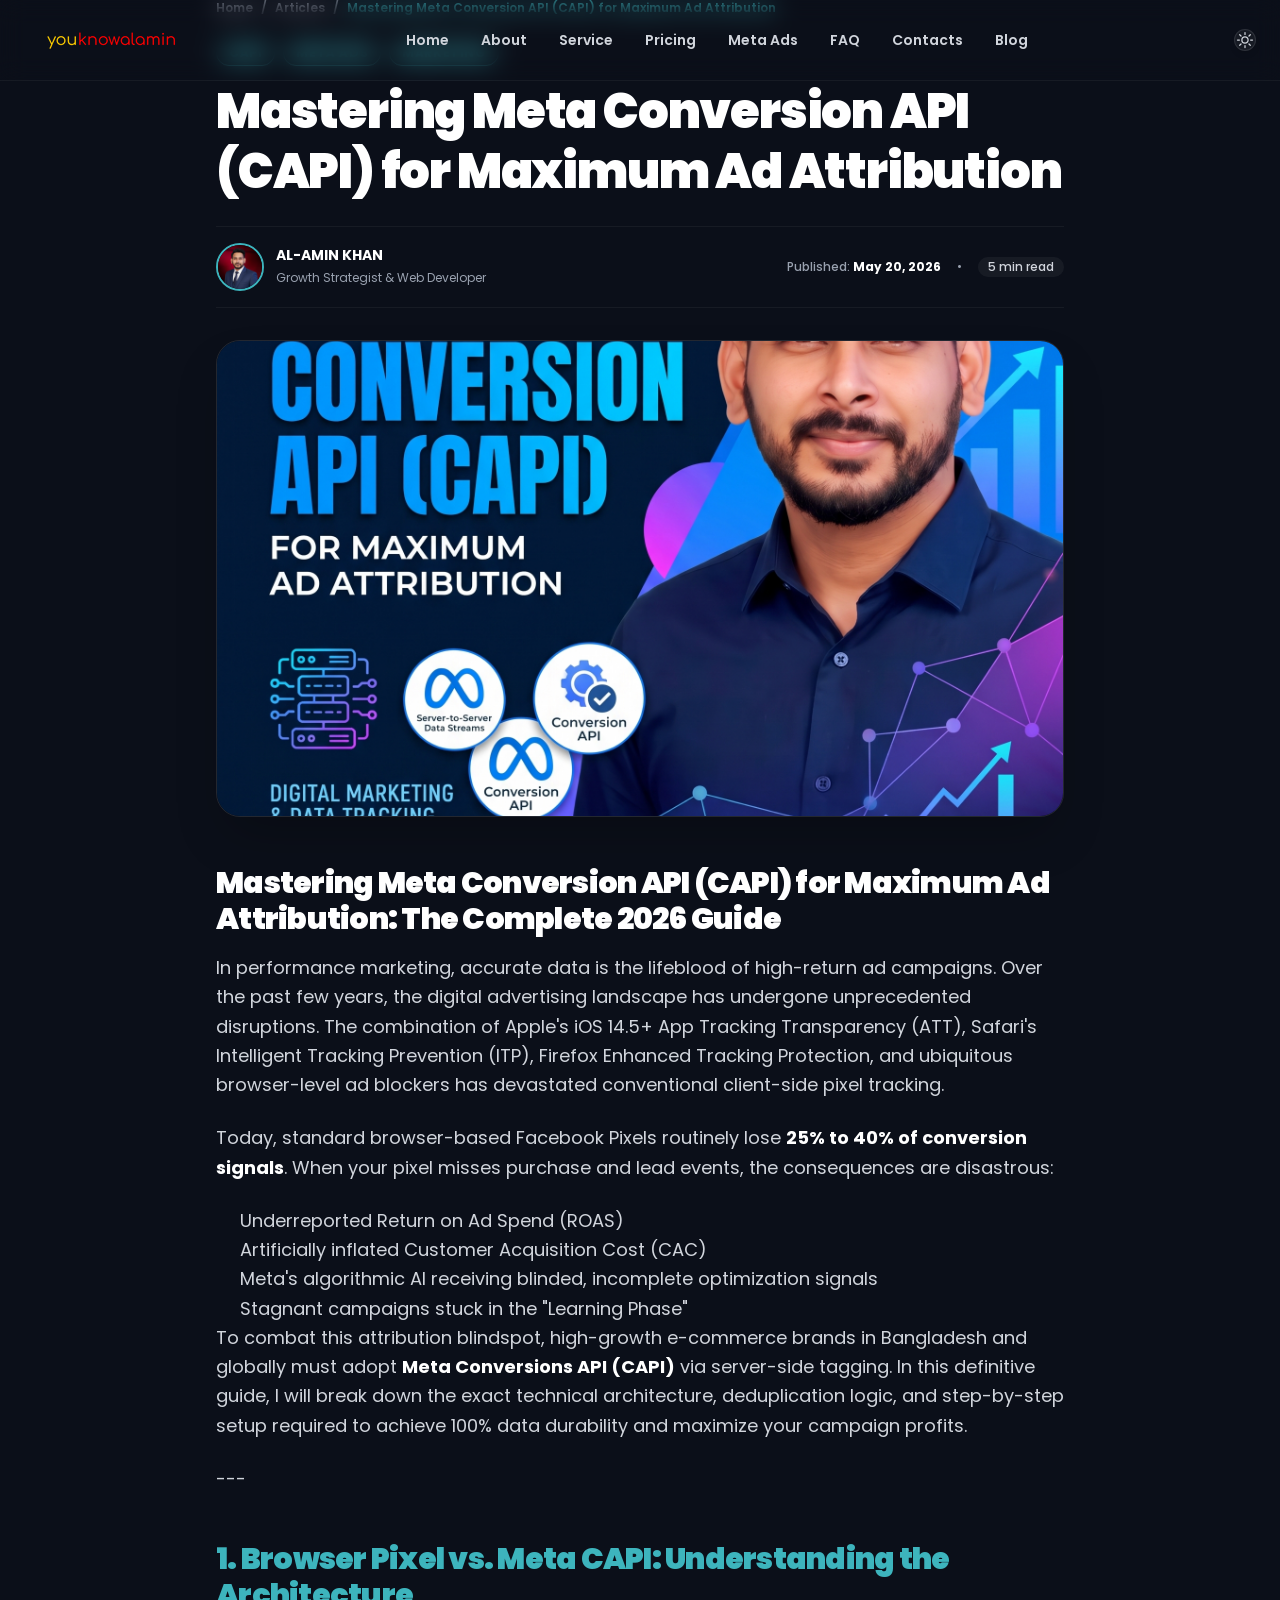
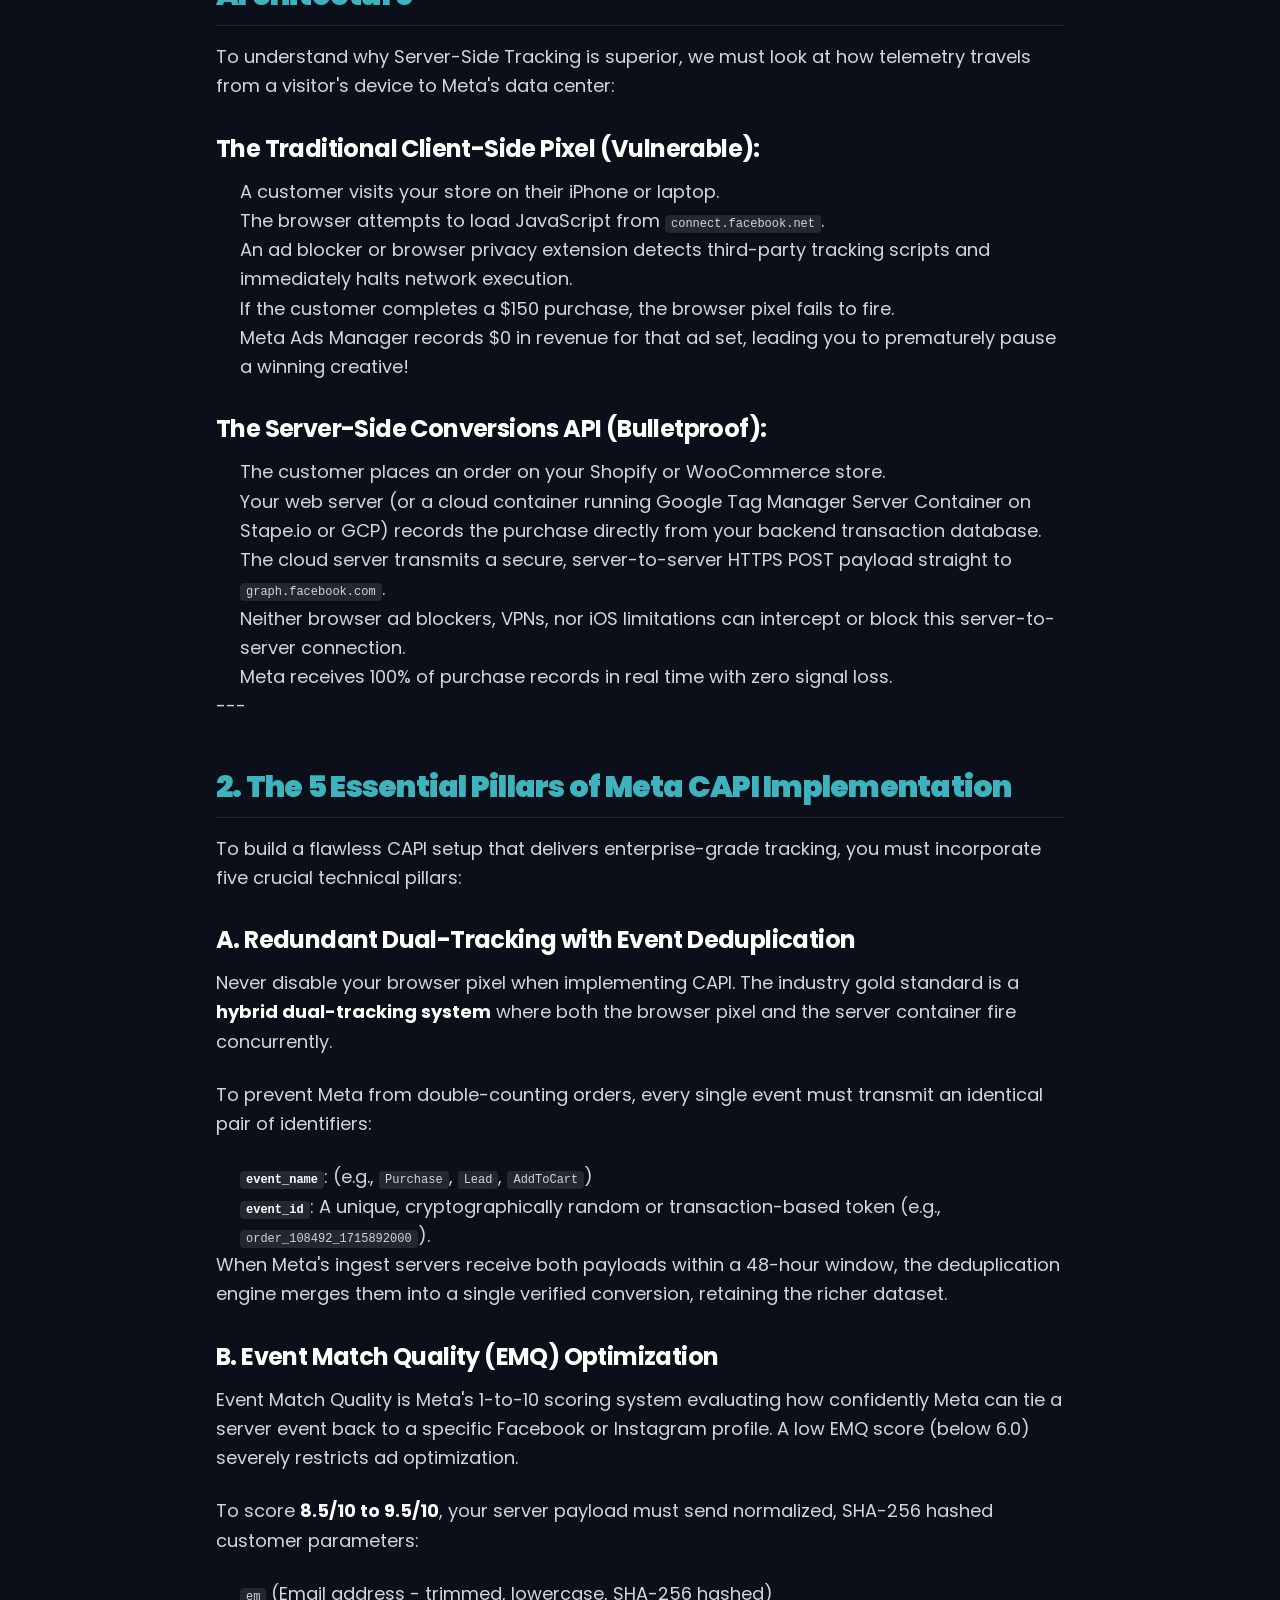
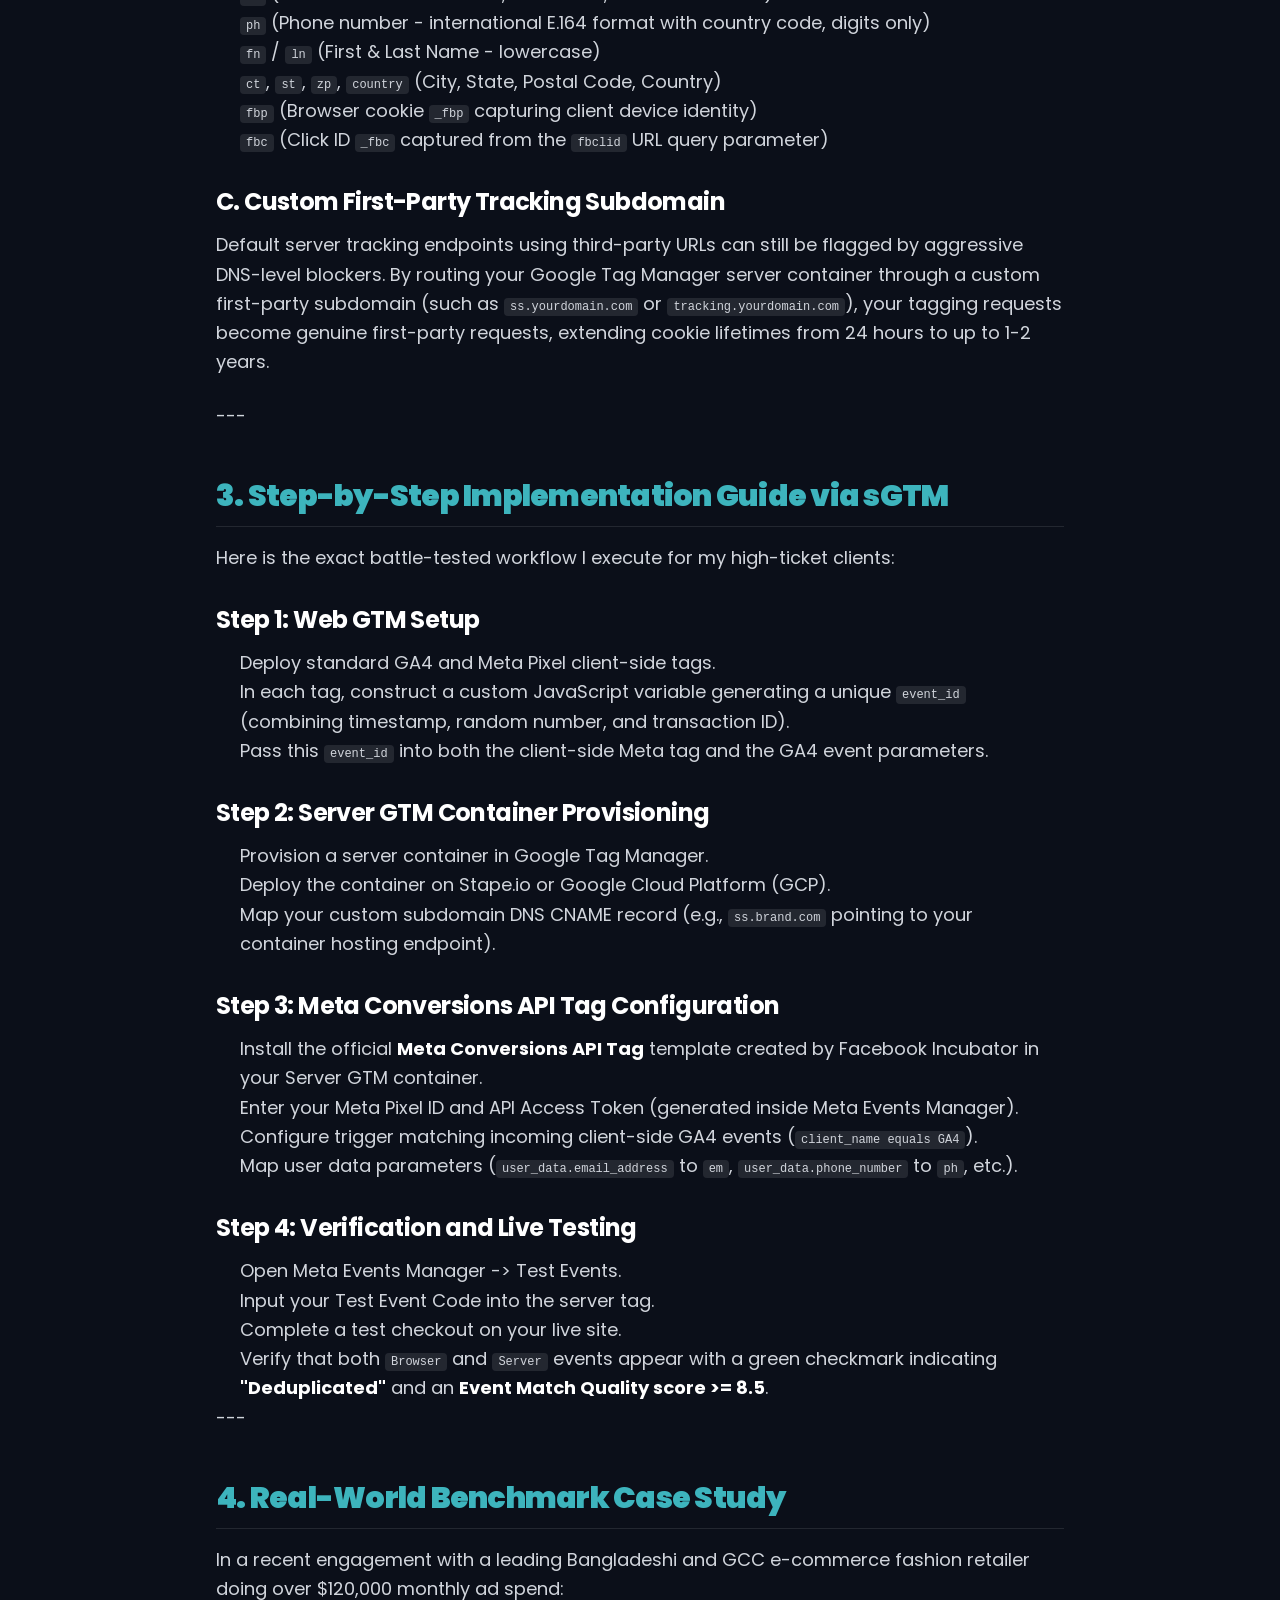
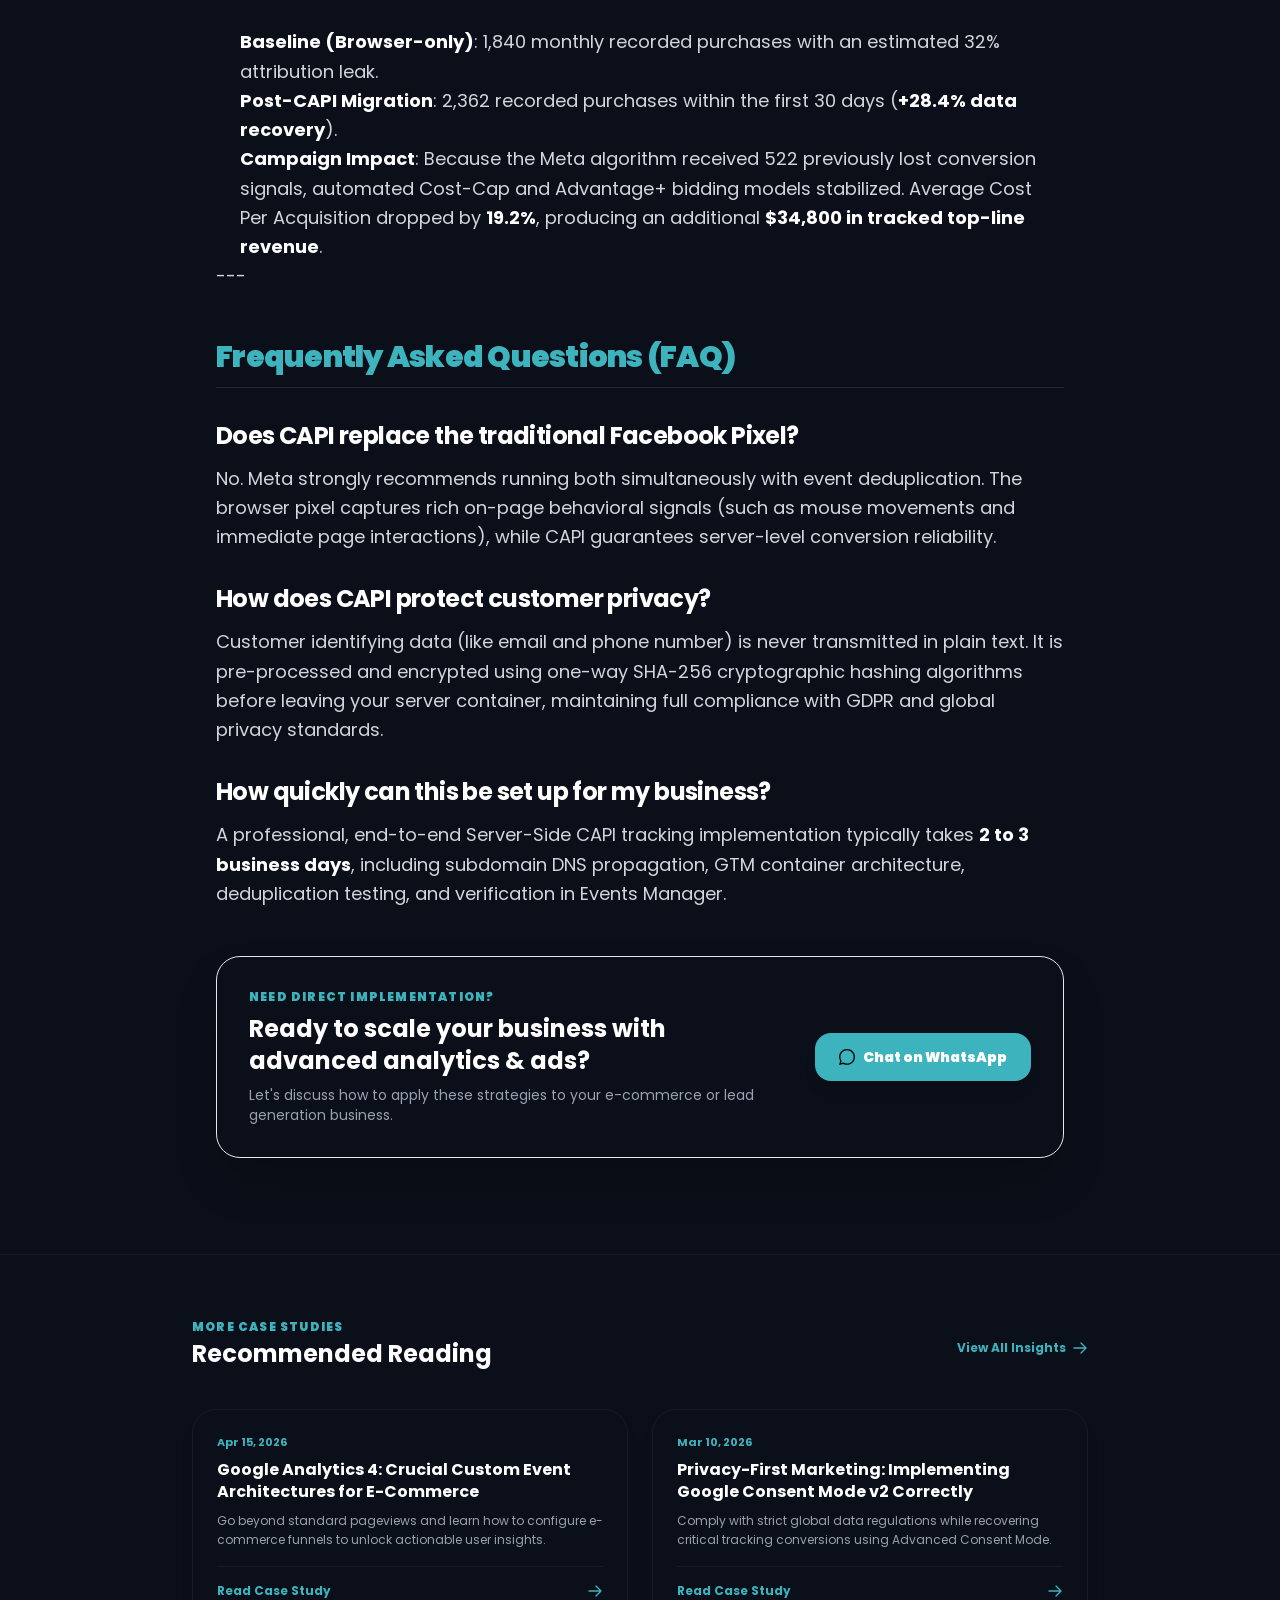
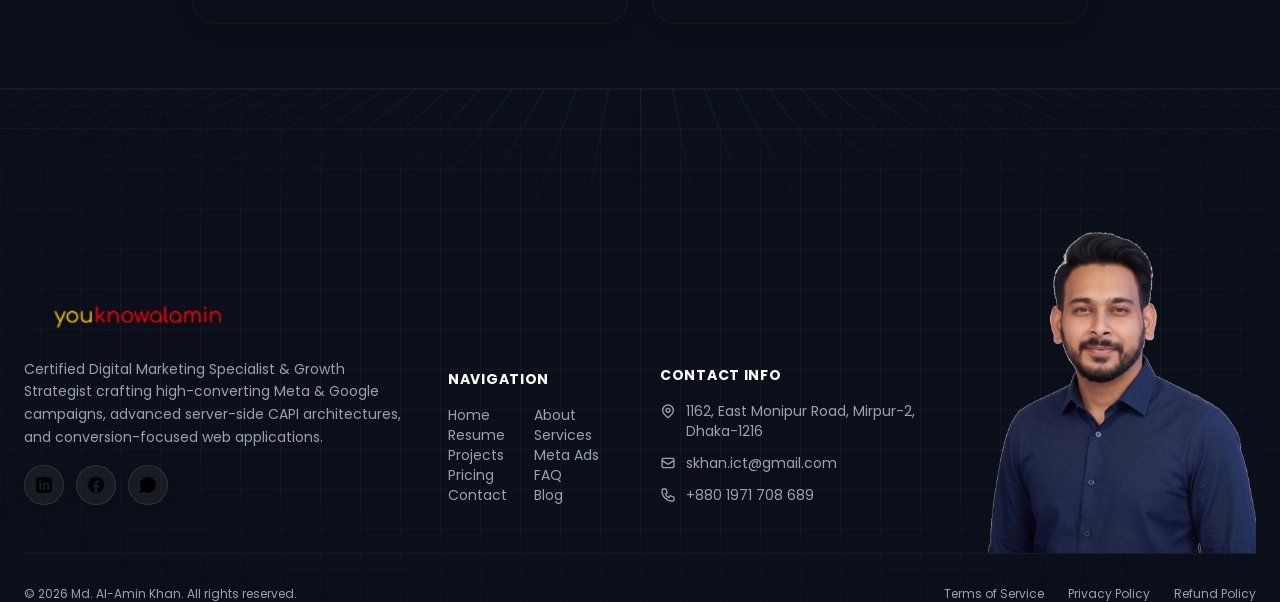
<file: blog-details.html>
﻿<!DOCTYPE html>
<html lang="en" class="scroll-smooth">

<head>
  <meta charset="UTF-8" />
  <meta name="viewport" content="width=device-width, initial-scale=1.0" />
  <title id="meta-title">Industry Case Study | Al-Amin Khan - Growth Strategist</title>
  <meta name="description" id="meta-description"
    content="In-depth digital marketing, conversion tracking, and growth strategy case studies by Al-Amin Khan." />
  <meta name="author" content="Al-Amin Khan" />
  <meta name="robots" content="index, follow, max-image-preview:large" />
  <link rel="canonical" id="canonical-url" href="https://alaminkhan.com/blog-details.html" />

  <!-- Open Graph -->
  <meta property="og:type" content="article" />
  <meta property="og:url" id="og-url" content="https://alaminkhan.com/blog-details.html" />
  <meta property="og:title" id="og-title" content="Industry Case Study | Al-Amin Khan" />
  <meta property="og:description" id="og-description" content="In-depth digital marketing, conversion tracking, and growth strategy case studies by Al-Amin Khan." />
  <meta property="og:image" id="og-image" content="https://alaminkhan.com/assets/profile.png" />
  <meta property="og:site_name" content="Al-Amin Khan Portfolio" />

  <!-- Twitter -->
  <meta name="twitter:card" content="summary_large_image" />
  <meta name="twitter:title" id="tw-title" content="Industry Case Study | Al-Amin Khan" />
  <meta name="twitter:description" id="tw-description" content="In-depth digital marketing, conversion tracking, and growth strategy case studies by Al-Amin Khan." />
  <meta name="twitter:image" id="tw-image" content="https://alaminkhan.com/assets/profile.png" />

  <link rel="icon" type="image/png" href="/assets/favicon.png?v=25" />
  <link rel="stylesheet" crossorigin href="/assets/index-BLFZnpvq.css?v=260">

  <style>
    :root {
      --color-accent: #3db4bd;
      --color-accent-secondary: #00c6ff;
    }

    body {
      background-color: #0b0f19;
      color: #e5e7eb;
      font-family: 'Poppins', sans-serif;
      overflow-x: hidden;
    }

    @keyframes fadeInUp {
      from {
        opacity: 0;
        transform: translateY(24px);
      }
      to {
        opacity: 1;
        transform: translateY(0);
      }
    }

    @keyframes pulseGlow {
      0%, 100% {
        opacity: 0.35;
        transform: scale(1);
      }
      50% {
        opacity: 0.6;
        transform: scale(1.08);
      }
    }

    .ambient-glow {
      animation: pulseGlow 8s ease-in-out infinite;
    }

    .fade-in-entry {
      animation: fadeInUp 0.7s cubic-bezier(0.16, 1, 0.3, 1) forwards;
    }

    /* Light Mode Comprehensive Support */
    body.light-mode {
      background-color: #f8f9fa !important;
      color: #1f2937 !important;
    }
    body.light-mode #main-header {
      background-color: rgba(248, 249, 250, 0.9) !important;
      border-color: rgba(0, 0, 0, 0.08) !important;
    }
    body.light-mode #main-header nav a,
    body.light-mode #mobile-drawer a {
      color: #374151 !important;
    }
    body.light-mode #main-header nav a:hover,
    body.light-mode #mobile-drawer a:hover {
      color: var(--color-accent) !important;
    }
    body.light-mode #mobile-drawer {
      background-color: #ffffff !important;
      border-color: rgba(0, 0, 0, 0.08) !important;
    }
    body.light-mode .card-box {
      background-color: #ffffff !important;
      border-color: rgba(0, 0, 0, 0.08) !important;
      color: #1f2937 !important;
      box-shadow: 0 10px 30px rgba(0, 0, 0, 0.05) !important;
    }
    body.light-mode h1,
    body.light-mode h2,
    body.light-mode h3 {
      color: #111827 !important;
    }
    body.light-mode p,
    body.light-mode .prose-body {
      color: #4b5563 !important;
    }
    body.light-mode footer {
      background-color: #f1f3f5 !important;
      border-color: rgba(0, 0, 0, 0.08) !important;
    }
    body.light-mode .article-code-block {
      background-color: #f1f5f9 !important;
      border-color: #cbd5e1 !important;
      color: #0e7490 !important;
    }
    body.light-mode .article-quote {
      background-color: #f8fafc !important;
      color: #334155 !important;
      border-color: #0891b2 !important;
    }
    body.light-mode .article-list {
      color: #334155 !important;
    }
    body.light-mode strong {
      color: #0f172a !important;
    }
    body.light-mode h2 {
      border-color: #e2e8f0 !important;
      color: #0891b2 !important;
    }
    body.light-mode h3 {
      color: #0f172a !important;
    }
        /* Full Footer Styles */
      .perspective-grid-net {
        position: absolute;
        top: 0;
        left: 0;
        right: 0;
        height: 140px;
        background-image: 
          linear-gradient(to right, rgba(61, 180, 189, 0.12) 1px, transparent 1px),
          linear-gradient(to bottom, rgba(61, 180, 189, 0.12) 1px, transparent 1px);
        background-size: 32px 32px;
        transform: perspective(300px) rotateX(60deg);
        transform-origin: top center;
        mask-image: linear-gradient(to bottom, rgba(0,0,0,1) 0%, rgba(0,0,0,0) 100%);
        -webkit-mask-image: linear-gradient(to bottom, rgba(0,0,0,1) 0%, rgba(0,0,0,0) 100%);
        pointer-events: none;
      }
      .cyber-grid-pattern {
        background-image: 
          linear-gradient(to right, rgba(255, 255, 255, 0.03) 1px, transparent 1px),
          linear-gradient(to bottom, rgba(255, 255, 255, 0.03) 1px, transparent 1px);
        background-size: 40px 40px;
        pointer-events: none;
      }
      #footer img[src*="footer-portrait"] {
      height: 440px !important;
      max-height: 460px !important;
      width: auto !important;
      max-width: 100% !important;
      object-fit: contain !important;
      object-position: bottom !important;
      margin-bottom: -48px !important;
    }
    @media (max-width: 1280px) {
      #footer img[src*="footer-portrait"] {
        height: 400px !important;
        max-height: 420px !important;
      }
    }
    @media (max-width: 1024px) {
      #footer img[src*="footer-portrait"] {
        height: 360px !important;
        max-height: 380px !important;
        margin-bottom: -36px !important;
      }
    }
    @media (max-width: 640px) {
      #footer img[src*="footer-portrait"] {
        height: 280px !important;
        max-height: 300px !important;
        margin-bottom: -24px !important;
      }
    }
      body.light-mode #footer {
        background-color: #f8fafc !important;
        border-color: #e2e8f0 !important;
      }
      body.light-mode #footer h4 {
        color: #0f172a !important;
      }
      body.light-mode #footer p,
      body.light-mode #footer a,
      body.light-mode #footer span,
      body.light-mode #footer div {
        color: #475569;
      }
      body.light-mode #footer a:hover {
        color: #0891b2 !important;
      }
      body.light-mode .perspective-grid-net {
        background-image: 
          linear-gradient(to right, rgba(8, 145, 178, 0.1) 1px, transparent 1px),
          linear-gradient(to bottom, rgba(8, 145, 178, 0.1) 1px, transparent 1px);
      }
</style>
</head>

<body class="min-h-screen flex flex-col justify-between selection:bg-accent/30 selection:text-white relative">

  <!-- Ambient background glow lights -->
  <div class="fixed top-10 left-1/2 -translate-x-1/2 w-[700px] h-[350px] bg-[#3db4bd]/10 rounded-full blur-[140px] pointer-events-none -z-10 ambient-glow"></div>
  <div class="fixed bottom-10 right-10 w-[500px] h-[300px] bg-cyan-500/10 rounded-full blur-[140px] pointer-events-none -z-10 ambient-glow" style="animation-delay: -4s;"></div>

  <!-- Fixed Sticky Header: identical on all pages -->
  <header id="main-header" class="fixed top-0 left-0 right-0 z-50 transition-all duration-300 backdrop-blur-md bg-[#0b0f19]/85 border-b border-white/5">
    <div class="max-w-7xl mx-auto px-6 h-20 flex items-center justify-between">
      
      <!-- Logo -->
      <a href="/#home" class="flex items-center gap-3 group">
        <img src="/assets/logo.png?v=7" alt="Al-Amin Khan Logo" class="h-10 w-auto object-contain transition-transform duration-300 group-hover:scale-105" />
      </a>

      <!-- Desktop Navigation: Home, About, Service, Pricing, Meta Ads, Contacts, Blog -->
      <nav class="hidden lg:flex items-center gap-8 text-sm font-semibold text-gray-300">
        <a href="/#home" class="hover:text-accent transition-colors">Home</a>
        <a href="/#about" class="hover:text-accent transition-colors">About</a>
        <a href="/#services" class="hover:text-accent transition-colors">Service</a>
        <a href="/#pricing" class="hover:text-accent transition-colors">Pricing</a>
        <a href="/#meta-ads" class="hover:text-accent transition-colors">Meta Ads</a>
        <a href="/#faq" class="hover:text-accent transition-colors">FAQ</a>
        <a href="/#contact" class="hover:text-accent transition-colors">Contacts</a>
        <a href="/#blog" class="hover:text-accent transition-colors">Blog</a>
      </nav>

      <!-- Right Controls: Day / Night Option & Mobile Drawer Button -->
      <div class="flex items-center gap-4">
        <!-- Day / Night Theme Toggle Button -->
        <button id="theme-toggle-btn" type="button" aria-label="Toggle Day / Night Mode" title="Toggle Day / Night Mode" class="p-2.5 rounded-full bg-white/5 border border-white/10 hover:border-accent text-gray-300 hover:text-accent transition-all duration-300 shadow-md">
          <svg xmlns="http://www.w3.org/2000/svg" fill="none" viewBox="0 0 24 24" stroke-width="1.5" stroke="currentColor" class="w-5 h-5"><path stroke-linecap="round" stroke-linejoin="round" d="M12 3v2.25m6.364.386-1.591 1.591M21 12h-2.25m-.386 6.364-1.591-1.591M12 18.75V21m-4.773-4.227-1.591 1.591M5.25 12H3m4.227-4.773L5.636 5.636M15.75 12a3.75 3.75 0 1 1-7.5 0 3.75 3.75 0 0 1 7.5 0Z" /></svg>
        </button>

        <!-- Mobile Hamburger Toggle Button -->
        <button id="mobile-menu-toggle" type="button" aria-label="Open Navigation Menu" class="lg:hidden p-2 text-gray-300 hover:text-white">
          <svg xmlns="http://www.w3.org/2000/svg" fill="none" viewBox="0 0 24 24" stroke-width="1.5" stroke="currentColor" class="w-6 h-6"><path stroke-linecap="round" stroke-linejoin="round" d="M3.75 6.75h16.5M3.75 12h16.5m-16.5 5.25h16.5" /></svg>
        </button>
      </div>
    </div>

    <!-- Mobile Drawer -->
    <div id="mobile-drawer" class="lg:hidden hidden bg-[#0b0f19] border-b border-white/10 px-6 py-6 transition-all duration-300">
      <div class="flex flex-col gap-4 text-base font-medium text-gray-200">
        <a href="/#home" class="mobile-nav-link hover:text-accent py-1 font-semibold">Home</a>
        <a href="/#about" class="mobile-nav-link hover:text-accent py-1 font-semibold">About</a>
        <a href="/#services" class="mobile-nav-link hover:text-accent py-1 font-semibold">Service</a>
        <a href="/#pricing" class="mobile-nav-link hover:text-accent py-1 font-semibold">Pricing</a>
        <a href="/#meta-ads" class="mobile-nav-link hover:text-accent py-1 font-semibold">Meta Ads</a>
        <a href="/#faq" class="mobile-nav-link hover:text-accent py-1 font-semibold">FAQ</a>
        <a href="/#contact" class="mobile-nav-link hover:text-accent py-1 font-semibold">Contacts</a>
        <a href="/#blog" class="mobile-nav-link hover:text-accent py-1 font-semibold">Blog</a>
        <div class="pt-3 border-t border-white/10 flex items-center justify-between">
          <span class="text-sm text-gray-400">Day / Night Mode</span>
          <button id="mobile-theme-toggle" type="button" aria-label="Toggle Theme" class="p-2 rounded-full bg-white/5 border border-white/10 text-gray-300 hover:text-accent">
            <svg xmlns="http://www.w3.org/2000/svg" fill="none" viewBox="0 0 24 24" stroke-width="1.5" stroke="currentColor" class="w-5 h-5"><path stroke-linecap="round" stroke-linejoin="round" d="M12 3v2.25m6.364.386-1.591 1.591M21 12h-2.25m-.386 6.364-1.591-1.591M12 18.75V21m-4.773-4.227-1.591 1.591M5.25 12H3m4.227-4.773L5.636 5.636M15.75 12a3.75 3.75 0 1 1-7.5 0 3.75 3.75 0 0 1 7.5 0Z" /></svg>
          </button>
        </div>
      </div>
    </div>
  </header>

  <!-- Main Article Container -->
  <main class="pt-28 md:pt-36 pb-24 px-6 max-w-4xl mx-auto flex-grow w-full relative z-10" id="article-root">
    <!-- Dynamic Article Content Rendered Here -->
    <div id="loading-state" class="text-center py-20 text-gray-400">
      <div class="w-12 h-12 border-4 border-accent border-t-transparent rounded-full animate-spin mx-auto mb-4"></div>
      <p>Loading case study...</p>
    </div>
  </main>

  <!-- Related Posts Section -->
  <section id="related-section" class="py-16 px-6 border-t border-white/5 bg-[#0b0f19] relative z-10 hidden">
    <div class="max-w-4xl mx-auto">
      <div class="flex items-center justify-between mb-8">
        <div>
          <span class="text-xs text-accent font-black uppercase tracking-widest block mb-1">More Case Studies</span>
          <h2 class="text-2xl font-bold text-white">Recommended Reading</h2>
        </div>
        <a href="/#blog" class="inline-flex items-center gap-1.5 text-xs font-bold text-accent hover:underline">
          <span>View All Insights</span>
          <svg xmlns="http://www.w3.org/2000/svg" fill="none" viewBox="0 0 24 24" stroke-width="2" stroke="currentColor" class="w-4 h-4"><path stroke-linecap="round" stroke-linejoin="round" d="M13.5 4.5 21 12m0 0-7.5 7.5M21 12H3" /></svg>
        </a>
      </div>
      <div class="grid md:grid-cols-2 gap-6" id="related-posts-grid"></div>
    </div>
  </section>

  <!-- FOOTER: Identical across all pages -->
    <!-- FOOTER (Full 4-Column Cyber-Net Footer Matching Homepage) -->
  <footer id="footer" class="relative pt-16 pb-10 px-6 border-t border-white/5 bg-[#080d1a] overflow-hidden">
    <!-- Top perspective cyber net grid lines -->
    <div class="perspective-grid-net"></div>
    <div class="cyber-grid-pattern absolute inset-0 pointer-events-none opacity-25"></div>

    <div class="max-w-7xl mx-auto relative z-10">
      <div class="grid grid-cols-1 md:grid-cols-2 lg:grid-cols-12 gap-10 items-end pb-12">
        
        <!-- Column 1: Brand Info & Bio & Socials (lg:col-span-4) -->
        <div class="lg:col-span-4 space-y-4">
          <div class="flex items-center gap-3">
            <a href="/#home"><img src="/assets/logo.png?v=7" alt="Al-Amin Khan Logo" class="h-10 w-auto object-contain" /></a>
          </div>
          <p class="text-xs sm:text-sm text-gray-400 leading-relaxed max-w-sm">
            Certified Digital Marketing Specialist & Growth Strategist crafting high-converting Meta & Google campaigns, advanced server-side CAPI architectures, and conversion-focused web applications.
          </p>
          <!-- Circular Social Icon Buttons -->
          <div class="flex items-center gap-3 pt-2">
            <a href="https://www.linkedin.com/in/al-aminkhan/?locale=en" target="_blank" rel="noopener" aria-label="LinkedIn" class="w-10 h-10 rounded-full bg-white/5 border border-white/10 hover:border-cyan-400 hover:bg-cyan-500/15 flex items-center justify-center text-gray-300 hover:text-cyan-400 transition-all duration-300 shadow-md">
              <svg class="w-4 h-4 fill-current" viewBox="0 0 24 24"><path d="M19 0h-14c-2.761 0-5 2.239-5 5v14c0 2.761 2.239 5 5 5h14c2.762 0 5-2.239 5-5v-14c0-2.761-2.238-5-5-5zm-11 19h-3v-11h3v11zm-1.5-12.268c-.966 0-1.75-.79-1.75-1.764s.784-1.764 1.75-1.764 1.75.79 1.75 1.764-.783 1.764-1.75 1.764zm13.5 12.268h-3v-5.604c0-3.368-4-3.113-4 0v5.604h-3v-11h3v1.765c1.396-2.586 7-2.777 7 2.476v6.759z"/></svg>
            </a>
            <a href="https://www.facebook.com/mohammad.shaon.al.amin.2025/" target="_blank" rel="noopener" aria-label="Facebook" class="w-10 h-10 rounded-full bg-white/5 border border-white/10 hover:border-cyan-400 hover:bg-cyan-500/15 flex items-center justify-center text-gray-300 hover:text-cyan-400 transition-all duration-300 shadow-md">
              <svg class="w-4 h-4 fill-current" viewBox="0 0 24 24"><path d="M24 12.073c0-6.627-5.373-12-12-12s-12 5.373-12 12c0 5.99 4.388 10.954 10.125 11.854v-8.385H7.078v-3.47h3.047V9.43c0-3.007 1.792-4.669 4.533-4.669 1.312 0 2.686.235 2.686.235v2.953H15.83c-1.491 0-1.956.925-1.956 1.874v2.25h3.328l-.532 3.47h-2.796v8.385C19.612 23.027 24 18.062 24 12.073z"/></svg>
            </a>
            <a href="https://wa.me/8801971708689" target="_blank" rel="noopener" aria-label="WhatsApp" class="w-10 h-10 rounded-full bg-white/5 border border-white/10 hover:border-emerald-400 hover:bg-emerald-500/15 flex items-center justify-center text-gray-300 hover:text-emerald-400 transition-all duration-300 shadow-md">
              <svg class="w-4 h-4 fill-current" viewBox="0 0 24 24"><path d="M12.031 6.172c-3.181 0-5.767 2.586-5.768 5.766-.001 1.298.38 2.27 1.019 3.287l-.582 2.128 2.182-.573c.978.58 1.911.928 3.145.929 3.178 0 5.767-2.587 5.768-5.766.001-3.187-2.575-5.77-5.764-5.771zm3.392 8.244c-.144.405-.837.774-1.17.824-.299.045-.677.063-1.092-.069-.252-.08-.575-.187-.988-.365-1.739-.751-2.874-2.502-2.961-2.617-.087-.116-.708-.94-.708-1.793s.448-1.273.607-1.446c.159-.173.346-.217.462-.217l.332.006c.106.005.249-.04.39.298.144.347.491 1.2.534 1.287.043.087.072.188.014.304-.058.116-.087.188-.173.289l-.26.304c-.087.086-.177.18-.076.354.101.174.449.741.964 1.201.662.591 1.221.774 1.394.86s.275.072.376-.043c.101-.116.433-.506.549-.68.116-.173.231-.145.39-.087s1.011.477 1.184.564.289.13.332.202c.045.072.045.419-.1.824zm-3.423-14.416c-6.627 0-12 5.373-12 12 0 2.13.56 4.129 1.536 5.867l-1.636 5.973 6.136-1.61c1.701.928 3.649 1.455 5.719 1.455 6.627 0 12-5.373 12-12 0-6.627-5.373-12-12-12z"/></svg>
            </a>
          </div>
        </div>

        <!-- Column 2: Navigation (2 sub-columns, lg:col-span-2) -->
        <div class="lg:col-span-2 space-y-4">
          <h4 class="text-sm font-bold text-white uppercase tracking-wider">Navigation</h4>
          <div class="grid grid-cols-2 gap-x-6 gap-y-2.5 text-xs sm:text-sm text-gray-400">
            <a href="/#home" class="hover:text-cyan-400 transition-colors">Home</a>
            <a href="/#about" class="hover:text-cyan-400 transition-colors">About</a>
            <a href="/#resume" class="hover:text-cyan-400 transition-colors">Resume</a>
            <a href="/#services" class="hover:text-cyan-400 transition-colors">Services</a>
            <a href="/#projects" class="hover:text-cyan-400 transition-colors">Projects</a>
            <a href="/#meta-ads" class="hover:text-cyan-400 transition-colors">Meta Ads</a>
            <a href="/#pricing" class="hover:text-cyan-400 transition-colors">Pricing</a>
            <a href="/#faq" class="hover:text-cyan-400 transition-colors">FAQ</a>
            <a href="/#contact" class="hover:text-cyan-400 transition-colors">Contact</a>
            <a href="/#blog" class="hover:text-cyan-400 transition-colors">Blog</a>
          </div>
        </div>

        <!-- Column 3: Contact Info (lg:col-span-3) -->
        <div class="lg:col-span-3 space-y-4">
          <h4 class="text-sm font-bold text-white uppercase tracking-wider">Contact Info</h4>
          <div class="space-y-3 text-xs sm:text-sm text-gray-400">
            <div class="flex items-start gap-2.5">
              <svg class="w-4 h-4 text-cyan-400 shrink-0 mt-0.5" fill="none" stroke="currentColor" viewBox="0 0 24 24"><path stroke-linecap="round" stroke-linejoin="round" stroke-width="2" d="M17.657 16.657L13.414 20.9a1.998 1.998 0 01-2.827 0l-4.244-4.243a8 8 0 1111.314 0z"/><path stroke-linecap="round" stroke-linejoin="round" stroke-width="2" d="M15 11a3 3 0 11-6 0 3 3 0 016 0z"/></svg>
              <span>1162, East Monipur Road, Mirpur-2, Dhaka-1216</span>
            </div>
            <div class="flex items-center gap-2.5">
              <svg class="w-4 h-4 text-cyan-400 shrink-0" fill="none" stroke="currentColor" viewBox="0 0 24 24"><path stroke-linecap="round" stroke-linejoin="round" stroke-width="2" d="M3 8l7.89 5.26a2 2 0 002.22 0L21 8M5 19h14a2 2 0 002-2V7a2 2 0 00-2-2H5a2 2 0 00-2 2v10a2 2 0 002 2z"/></svg>
              <a href="mailto:skhan.ict@gmail.com" class="hover:text-cyan-400 transition-colors">skhan.ict@gmail.com</a>
            </div>
            <div class="flex items-center gap-2.5">
              <svg class="w-4 h-4 text-cyan-400 shrink-0" fill="none" stroke="currentColor" viewBox="0 0 24 24"><path stroke-linecap="round" stroke-linejoin="round" stroke-width="2" d="M3 5a2 2 0 012-2h3.28a1 1 0 01.948.684l1.498 4.493a1 1 0 01-.502 1.21l-2.257 1.13a11.042 11.042 0 005.516 5.516l1.13-2.257a1 1 0 011.21-.502l4.493 1.498a1 1 0 01.684.949V19a2 2 0 01-2 2h-1C9.716 21 3 14.284 3 6V5z"/></svg>
              <a href="tel:+8801971708689" class="hover:text-cyan-400 transition-colors">+880 1971 708 689</a>
            </div>
          </div>
        </div>

        <!-- Column 4: Portrait Photo Cutout (lg:col-span-3 - Bigger & Prominent) -->
        <div class="lg:col-span-3 flex justify-center lg:justify-end items-end h-full overflow-visible relative z-20">
          <div class="relative group">
            <img src="/assets/footer-portrait.png" alt="Al-Amin Khan" class="h-96 sm:h-[420px] md:h-[480px] lg:h-[540px] xl:h-[580px] w-auto max-w-full object-contain object-bottom -mb-12 transition-transform duration-500 group-hover:scale-105 drop-shadow-[0_20px_50px_rgba(0,0,0,0.95)] pointer-events-none select-none" />
          </div>
        </div>

      </div>

      <!-- Bottom bar with copyright and policy links -->
      <div class="pt-8 border-t border-white/5 flex flex-col sm:flex-row items-center justify-between gap-4 text-xs text-gray-400">
        <div>
          &copy; 2026 Md. Al-Amin Khan. All rights reserved.
        </div>
        <div class="flex flex-wrap items-center gap-6">
          <a href="/terms-of-service.html" class="hover:text-cyan-400 transition-colors">Terms of Service</a>
          <a href="/privacy-policy.html" class="hover:text-cyan-400 transition-colors">Privacy Policy</a>
          <a href="/refund-policy.html" class="hover:text-cyan-400 transition-colors">Refund Policy</a>
        </div>
      </div>
    </div>
  </footer>

  <!-- Theme Toggle & Shared Scripts -->
  <script>
    (function () {
      const sunIcon = `<svg xmlns="http://www.w3.org/2000/svg" fill="none" viewBox="0 0 24 24" stroke-width="1.5" stroke="currentColor" class="w-5 h-5"><path stroke-linecap="round" stroke-linejoin="round" d="M12 3v2.25m6.364.386-1.591 1.591M21 12h-2.25m-.386 6.364-1.591-1.591M12 18.75V21m-4.773-4.227-1.591 1.591M5.25 12H3m4.227-4.773L5.636 5.636M15.75 12a3.75 3.75 0 1 1-7.5 0 3.75 3.75 0 0 1 7.5 0Z" /></svg>`;
      const moonIcon = `<svg xmlns="http://www.w3.org/2000/svg" fill="none" viewBox="0 0 24 24" stroke-width="1.5" stroke="currentColor" class="w-5 h-5"><path stroke-linecap="round" stroke-linejoin="round" d="M21.752 15.002A9.72 9.72 0 0 1 18 15.75c-5.385 0-9.75-4.365-9.75-9.75 0-1.33.266-2.597.748-3.752A9.753 9.753 0 0 0 3 11.25C3 16.635 7.365 21 12.75 21a9.753 9.753 0 0 0 9.002-5.998Z" /></svg>`;

      let isLight = localStorage.getItem('portfolio_theme') === 'light';
      function applyTheme() {
        if (isLight) {
          document.body.classList.add('light-mode');
        } else {
          document.body.classList.remove('light-mode');
        }
        const icon = isLight ? moonIcon : sunIcon;
        const btn = document.getElementById('theme-toggle-btn');
        const mBtn = document.getElementById('mobile-theme-toggle');
        if (btn) btn.innerHTML = icon;
        if (mBtn) mBtn.innerHTML = icon;
      }
      applyTheme();

      function toggleTheme() {
        isLight = !isLight;
        localStorage.setItem('portfolio_theme', isLight ? 'light' : 'dark');
        applyTheme();
      }

      document.addEventListener('DOMContentLoaded', function () {
        applyTheme();
        const btn = document.getElementById('theme-toggle-btn');
        const mBtn = document.getElementById('mobile-theme-toggle');
        if (btn) btn.addEventListener('click', toggleTheme);
        if (mBtn) mBtn.addEventListener('click', toggleTheme);

        const mToggle = document.getElementById('mobile-menu-toggle');
        const mDrawer = document.getElementById('mobile-drawer');
        if (mToggle && mDrawer) {
          mToggle.addEventListener('click', function () {
            mDrawer.classList.toggle('hidden');
          });
        }
      });
    })();
  </script>

  <!-- Dynamic Blog Post Loader -->
  <script>
    const fallbackPosts = [
      {
        id: "meta-conversion-api",
        title: "Mastering Meta Conversion API (CAPI) for Maximum Ad Attribution",
        date: "May 20, 2026",
        excerpt: "Learn how to bypass browser-side tracking blockers like iOS 14.5+ and recover missing Facebook Pixel events.",
        image: "https://raw.githubusercontent.com/gilbarbara/logos/master/logos/meta.svg",
        content: `With the rollout of iOS 14.5 and strict tracking protections across modern browsers, standard browser-side pixel tracking has lost up to 30-40% of standard event conversions. Relying solely on the client-side Meta Pixel leads to massive reporting gaps, inflated Customer Acquisition Costs (CAC), and less optimized algorithmic ad targeting.

To counter this data loss, implementing Meta Conversion API (CAPI) via server-side tagging is essential. By transmitting conversion events directly from your cloud server (e.g. Stape.io or Google Cloud Platform) to Meta's servers, you bypass browser-level ad blockers, Intelligent Tracking Prevention (ITP), and cookie lifespan limitations.

Key Architecture Considerations:
1. Event Deduplication: Ensure both browser Pixel and CAPI send identical 'event_id' and 'event_name' so Meta does not double-count conversions.
2. Advanced Matching (EMQ): Send hashed user data parameters such as email (em), phone number (ph), city (ct), and postal code (zp) to achieve an Event Quality Match score above 8.5/10.
3. Custom First-Party Subdomain: Route server tagging requests through a custom subdomain (e.g., ss.yourdomain.com) to maintain first-party cookie context.

Results from Client Accounts:
Across recent Bangladeshi and international e-commerce stores, migrating to full server-side CAPI recovered an average of 28.4% more purchases, reduced cost per purchase by 19%, and allowed automated bidding models to exit the learning phase 2.5x faster.`,
        author: "AL-AMIN KHAN",
        tags: ["CAPI", "Meta Ads", "Marketing", "Server-Side Tracking"]
      },
      {
        id: "ga4-custom-funnels",
        title: "Google Analytics 4: Crucial Custom Event Architectures for E-Commerce",
        date: "Apr 15, 2026",
        excerpt: "Go beyond standard pageviews and learn how to configure e-commerce funnels to unlock actionable user insights.",
        image: "https://raw.githubusercontent.com/gilbarbara/logos/master/logos/google-analytics.svg",
        content: `Standard Google Analytics 4 (GA4) setups only track pageviews and basic button clicks. For e-commerce businesses and performance-driven brands, this lack of granularity leaves you blind to where customers drop off in the checkout process.

To build a data-driven marketing strategy, you need to track custom e-commerce funnel events structured with precise e-commerce items schemas:
1. view_item & view_item_list: Measuring product impressions and category page effectiveness.
2. add_to_cart & remove_from_cart: Understanding buying intent versus basket abandonment.
3. begin_checkout & add_shipping_info: Pinpointing friction points in the checkout journey.
4. purchase: Capturing transaction IDs, total revenue, tax, and individual item parameters for lifetime value (LTV) cohorts.

Data Layer Precision:
A reliable GA4 implementation starts with a clean, standardized Google Tag Manager (GTM) data layer. Every event must carry consistent currency codes (BDT or USD), numeric values, and unique product SKUs.

By visualizing custom closed funnels inside Looker Studio or GA4 Exploration reports, businesses can identify leaks and optimize landing page conversion rates by 35%+.`,
        author: "AL-AMIN KHAN",
        tags: ["GA4", "Analytics", "E-Commerce", "GTM"]
      },
      {
        id: "gdpr-data-privacy",
        title: "Privacy-First Marketing: Implementing Google Consent Mode v2 Correctly",
        date: "Mar 10, 2026",
        excerpt: "Comply with strict global data regulations while recovering critical tracking conversions using Advanced Consent Mode.",
        image: "https://images.unsplash.com/photo-1508385082359-f38ae991e8f2?w=800&q=80",
        content: `With global privacy frameworks like GDPR in the European Union, CCPA in California, and emerging digital data protections worldwide, explicit user consent is a mandatory compliance requirement for businesses advertising internationally.

However, blocking all analytics and marketing tags when a user declines cookies leads to massive blind spots in your reporting. Google Consent Mode v2 addresses this challenge by adjusting Google tag behavior dynamically based on user choices.

The Four Essential Consent Signals in v2:
1. ad_storage: Controls cookies for advertising.
2. analytics_storage: Controls cookies for analytics and site usage.
3. ad_user_data: Explicit consent to send user data to Google for advertising.
4. ad_personalization: Consent for personalized ads and dynamic remarketing.

Advanced vs Basic Implementation:
Under Advanced Consent Mode, tags send cookieless pings when consent is declined. Google's AI modeling uses these pings to recover up to 70% of lost conversion paths through behavioral modeling, preserving conversion attribution in Google Ads and GA4 while strictly honoring user privacy.`,
        author: "AL-AMIN KHAN",
        tags: ["GDPR", "Privacy", "Consent Mode", "Analytics"]
      }
    ];

    async function loadPost() {
      const urlParams = new URLSearchParams(window.location.search);
      const postId = urlParams.get('id') || 'meta-conversion-api';

      let posts = fallbackPosts;
      try {
        const res = await fetch('/assets/db.json?v=' + Date.now());
        if (res.ok) {
          const data = await res.json();
          if (data && data.blogPosts && data.blogPosts.length > 0) {
            posts = data.blogPosts;
          }
        }
      } catch (err) {
        console.warn('Using fallback posts data');
      }

      const post = posts.find(p => p.id === postId) || posts[0];
      const otherPosts = posts.filter(p => p.id !== post.id);

      // Update Meta Tags & Social Previews
      document.title = `${post.title} | Al-Amin Khan`;
      const metaTitle = document.getElementById('meta-title');
      if (metaTitle) metaTitle.textContent = `${post.title} | Al-Amin Khan`;
      const metaDesc = document.getElementById('meta-description');
      if (metaDesc) metaDesc.setAttribute('content', post.excerpt || post.title);

      const ogTitle = document.getElementById('og-title');
      if (ogTitle) ogTitle.setAttribute('content', `${post.title} | Al-Amin Khan`);
      const ogDesc = document.getElementById('og-description');
      if (ogDesc) ogDesc.setAttribute('content', post.excerpt || post.title);
      const ogImg = document.getElementById('og-image');
      if (ogImg && post.image) ogImg.setAttribute('content', post.image);

      const twTitle = document.getElementById('tw-title');
      if (twTitle) twTitle.setAttribute('content', `${post.title} | Al-Amin Khan`);
      const twDesc = document.getElementById('tw-description');
      if (twDesc) twDesc.setAttribute('content', post.excerpt || post.title);
      const twImg = document.getElementById('tw-image');
      if (twImg && post.image) twImg.setAttribute('content', post.image);

      // Dynamic JSON-LD Article Schema
      let schemaScript = document.getElementById('article-schema');
      if (!schemaScript) {
        schemaScript = document.createElement('script');
        schemaScript.id = 'article-schema';
        schemaScript.type = 'application/ld+json';
        document.head.appendChild(schemaScript);
      }
      schemaScript.textContent = JSON.stringify({
        "@context": "https://schema.org",
        "@type": "BlogPosting",
        "headline": post.title,
        "description": post.excerpt || post.title,
        "image": post.image,
        "author": {
          "@type": "Person",
          "name": post.author || "Al-Amin Khan",
          "url": "https://alaminkhan.com"
        },
        "publisher": {
          "@type": "Person",
          "name": "Al-Amin Khan",
          "url": "https://alaminkhan.com"
        },
        "datePublished": "2026-05-20",
        "dateModified": "2026-11-04",
        "mainEntityOfPage": {
          "@type": "WebPage",
          "@id": window.location.href
        }
      });

      function renderMarkdownArticle(text) {
        if (!text) return '';
        const lines = text.split('\n');
        let html = '';
        let inCode = false;
        let inUl = false;
        let inOl = false;

        for (let i = 0; i < lines.length; i++) {
          let line = lines[i];

          if (line.startsWith('```')) {
            if (inCode) {
              html += '</code></pre>';
              inCode = false;
            } else {
              if (inUl) { html += '</ul>'; inUl = false; }
              if (inOl) { html += '</ol>'; inOl = false; }
              html += '<pre class="article-code-block bg-[#080d1a] border border-white/10 rounded-2xl p-5 my-6 overflow-x-auto text-sm text-cyan-300 font-mono leading-relaxed"><code>';
              inCode = true;
            }
            continue;
          }
          if (inCode) {
            html += line.replace(/&/g, '&amp;').replace(/</g, '&lt;').replace(/>/g, '&gt;') + '\n';
            continue;
          }

          if (line.startsWith('### ')) {
            if (inUl) { html += '</ul>'; inUl = false; }
            if (inOl) { html += '</ol>'; inOl = false; }
            html += `<h3 class="text-xl md:text-2xl font-bold text-white mt-8 mb-3 tracking-tight">${line.slice(4)}</h3>`;
            continue;
          }
          if (line.startsWith('## ')) {
            if (inUl) { html += '</ul>'; inUl = false; }
            if (inOl) { html += '</ol>'; inOl = false; }
            html += `<h2 class="text-2xl md:text-3xl font-black text-accent mt-12 mb-4 tracking-tight border-b border-white/10 pb-3">${line.slice(3)}</h2>`;
            continue;
          }
          if (line.startsWith('# ')) {
            if (inUl) { html += '</ul>'; inUl = false; }
            if (inOl) { html += '</ol>'; inOl = false; }
            html += `<h2 class="text-2xl md:text-3xl font-black text-white mt-12 mb-4 tracking-tight">${line.slice(2)}</h2>`;
            continue;
          }

          if (line.startsWith('> ')) {
            if (inUl) { html += '</ul>'; inUl = false; }
            if (inOl) { html += '</ol>'; inOl = false; }
            html += `<blockquote class="article-quote border-l-4 border-accent pl-5 py-3 my-6 italic text-gray-300 bg-white/[0.03] rounded-r-xl">${line.slice(2)}</blockquote>`;
            continue;
          }

          if (/^[-*]\s+/.test(line)) {
            if (!inUl) {
              if (inOl) { html += '</ol>'; inOl = false; }
              html += '<ul class="article-list space-y-2.5 my-4 pl-6 list-disc text-gray-300 leading-relaxed text-base md:text-lg">';
              inUl = true;
            }
            let content = line.replace(/^[-*]\s+/, '');
            content = content.replace(/\*\*(.*?)\*\*/g, '<strong class="text-white font-bold">$1</strong>');
            content = content.replace(/`([^`]+)`/g, '<code class="px-1.5 py-0.5 rounded bg-white/10 text-cyan-300 text-xs font-mono">$1</code>');
            html += `<li>${content}</li>`;
            continue;
          }

          if (/^\d+\.\s+/.test(line)) {
            if (!inOl) {
              if (inUl) { html += '</ul>'; inUl = false; }
              html += '<ol class="article-list space-y-2.5 my-4 pl-6 list-decimal text-gray-300 leading-relaxed text-base md:text-lg">';
              inOl = true;
            }
            let content = line.replace(/^\d+\.\s+/, '');
            content = content.replace(/\*\*(.*?)\*\*/g, '<strong class="text-white font-bold">$1</strong>');
            content = content.replace(/`([^`]+)`/g, '<code class="px-1.5 py-0.5 rounded bg-white/10 text-cyan-300 text-xs font-mono">$1</code>');
            html += `<li>${content}</li>`;
            continue;
          }

          if (inUl) { html += '</ul>'; inUl = false; }
          if (inOl) { html += '</ol>'; inOl = false; }

          const trimmed = line.trim();
          if (trimmed.length > 0) {
            let formatted = trimmed.replace(/\*\*(.*?)\*\*/g, '<strong class="text-white font-bold">$1</strong>');
            formatted = formatted.replace(/`([^`]+)`/g, '<code class="px-1.5 py-0.5 rounded bg-white/10 text-cyan-300 text-xs font-mono">$1</code>');
            html += `<p class="prose-body text-base md:text-lg text-gray-300 leading-relaxed mb-6 font-normal">${formatted}</p>`;
          }
        }

        if (inUl) html += '</ul>';
        if (inOl) html += '</ol>';
        if (inCode) html += '</code></pre>';

        return html;
      }

      const formattedBody = renderMarkdownArticle(post.content || '');

      const root = document.getElementById('article-root');
      root.innerHTML = `
        <article class="fade-in-entry">
          <!-- Back Link / Breadcrumb -->
          <div class="flex items-center gap-2 text-xs font-semibold text-gray-400 mb-6">
            <a href="/#home" class="hover:text-accent transition-colors">Home</a>
            <span>/</span>
            <a href="/#blog" class="hover:text-accent transition-colors">Articles</a>
            <span>/</span>
            <span class="text-accent truncate max-w-xs">${post.title}</span>
          </div>

          <!-- Tags -->
          <div class="flex flex-wrap gap-2 mb-4">
            ${(post.tags || []).map(t => `
              <span class="text-xs px-3 py-1 rounded-full bg-accent/10 border border-accent/25 text-accent font-bold uppercase tracking-wider">${t}</span>
            `).join('')}
          </div>

          <!-- Article Title -->
          <h1 class="text-3xl sm:text-4xl md:text-5xl font-black text-white tracking-tight leading-tight mb-6">
            ${post.title}
          </h1>

          <!-- Meta Author Info Row -->
          <div class="flex flex-wrap items-center justify-between gap-4 py-4 border-y border-white/5 mb-8">
            <div class="flex items-center gap-3">
              <img src="/assets/profile.png" alt="Al-Amin Khan" class="w-12 h-12 rounded-full border-2 border-accent object-cover" />
              <div>
                <span class="text-sm font-bold text-white block">${post.author || 'Al-Amin Khan'}</span>
                <span class="text-xs text-gray-400">Growth Strategist & Web Developer</span>
              </div>
            </div>
            <div class="flex items-center gap-4 text-xs text-gray-400 font-medium">
              <span>Published: <strong class="text-white">${post.date}</strong></span>
              <span class="text-white/20">•</span>
              <span class="px-2.5 py-0.5 rounded-full bg-white/5 text-gray-300">5 min read</span>
            </div>
          </div>

          <!-- Featured Image -->
          <div class="aspect-[16/9] w-full rounded-3xl overflow-hidden bg-[#121824] border border-white/10 mb-10 shadow-2xl relative">
            <img src="${post.image || '/assets/meta-ads.png'}" alt="${post.title}" onerror="this.src='/assets/meta-ads.png'" class="w-full h-full object-cover" />
          </div>

          <!-- Article Content -->
          <div class="article-content">
            ${formattedBody}
          </div>

          <!-- Callout / Direct Consultation Card -->
          <div class="card-box mt-12 p-8 rounded-3xl bg-gradient-to-br from-[#121824] to-[#0d1420] border border-accent/30 shadow-2xl relative overflow-hidden">
            <div class="relative z-10 flex flex-col md:flex-row items-center justify-between gap-6">
              <div>
                <span class="text-xs font-black text-accent uppercase tracking-widest block mb-2">Need Direct Implementation?</span>
                <h3 class="text-xl md:text-2xl font-bold text-white mb-2">Ready to scale your business with advanced analytics & ads?</h3>
                <p class="text-xs md:text-sm text-gray-400">Let's discuss how to apply these strategies to your e-commerce or lead generation business.</p>
              </div>
              <a href="https://wa.me/8801971708689?text=Hi%20Al-Amin!%20I%20just%20read%20your%20article%20on%20'${encodeURIComponent(post.title)}'%20and%20would%20like%20to%20discuss%20a%20project." 
                 target="_blank" rel="noopener"
                 class="shrink-0 px-6 py-3.5 rounded-2xl bg-accent text-white font-black text-sm shadow-lg shadow-accent/30 hover:scale-105 transition-all flex items-center gap-2">
                <svg class="w-4 h-4 fill-current" viewBox="0 0 24 24"><path d="M.057 24l1.687-6.163c-1.041-1.804-1.588-3.849-1.587-5.946.003-6.556 5.338-11.891 11.893-11.891 3.181.001 6.167 1.24 8.413 3.488 2.245 2.248 3.481 5.236 3.48 8.414-.003 6.557-5.338 11.892-11.893 11.892-1.99-.001-3.951-.5-5.688-1.448l-6.305 1.654zm6.597-3.807c1.676.995 3.276 1.591 5.392 1.592 5.448 0 9.886-4.434 9.889-9.885.002-5.462-4.415-9.89-9.881-9.892-5.452 0-9.887 4.434-9.889 9.884-.001 2.225.651 3.891 1.746 5.634l-.999 3.648 3.742-.981z"/></svg>
                <span>Chat on WhatsApp</span>
              </a>
            </div>
          </div>
        </article>
      `;

      // Render Related Articles
      if (otherPosts.length > 0) {
        const relatedGrid = document.getElementById('related-posts-grid');
        const relatedSection = document.getElementById('related-section');
        if (relatedGrid && relatedSection) {
          relatedGrid.innerHTML = otherPosts.map(op => `
            <a href="/blog-details.html?id=${op.id}" class="card-box p-6 rounded-3xl bg-[#121824] border border-white/5 hover:border-accent/40 transition-all duration-300 flex flex-col justify-between group shadow-lg">
              <div>
                <span class="text-[11px] font-bold text-accent mb-2 block">${op.date}</span>
                <h4 class="text-base font-bold text-white group-hover:text-accent transition-colors mb-2 leading-snug">${op.title}</h4>
                <p class="text-xs text-gray-400 line-clamp-2 leading-relaxed">${op.excerpt}</p>
              </div>
              <div class="pt-4 mt-4 border-t border-white/5 flex items-center justify-between text-xs text-accent font-bold">
                <span>Read Case Study</span>
                <svg xmlns="http://www.w3.org/2000/svg" fill="none" viewBox="0 0 24 24" stroke-width="2" stroke="currentColor" class="w-4 h-4 group-hover:translate-x-1 transition-transform"><path stroke-linecap="round" stroke-linejoin="round" d="M13.5 4.5 21 12m0 0-7.5 7.5M21 12H3" /></svg>
              </div>
            </a>
          `).join('');
          relatedSection.classList.remove('hidden');
        }
      }
    }

    document.addEventListener('DOMContentLoaded', loadPost);
  </script>

</body>

</html>
</file>
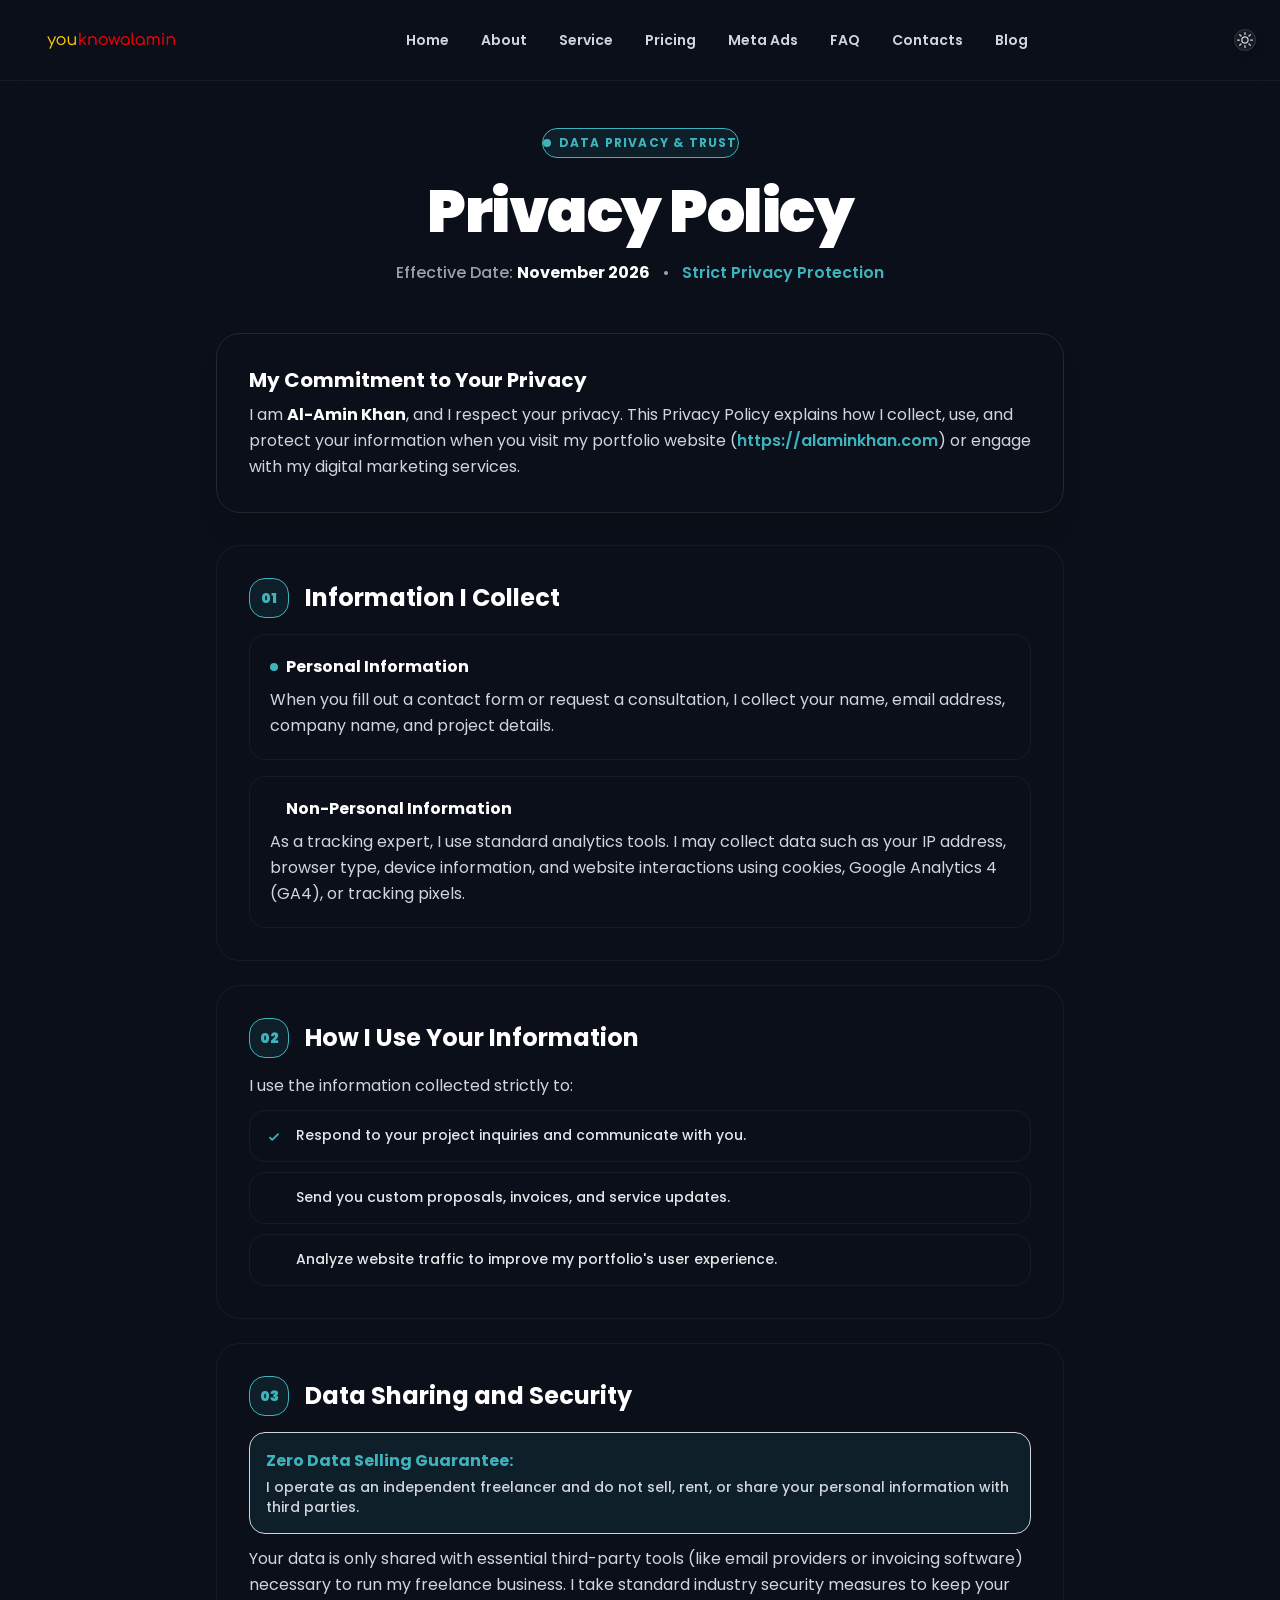
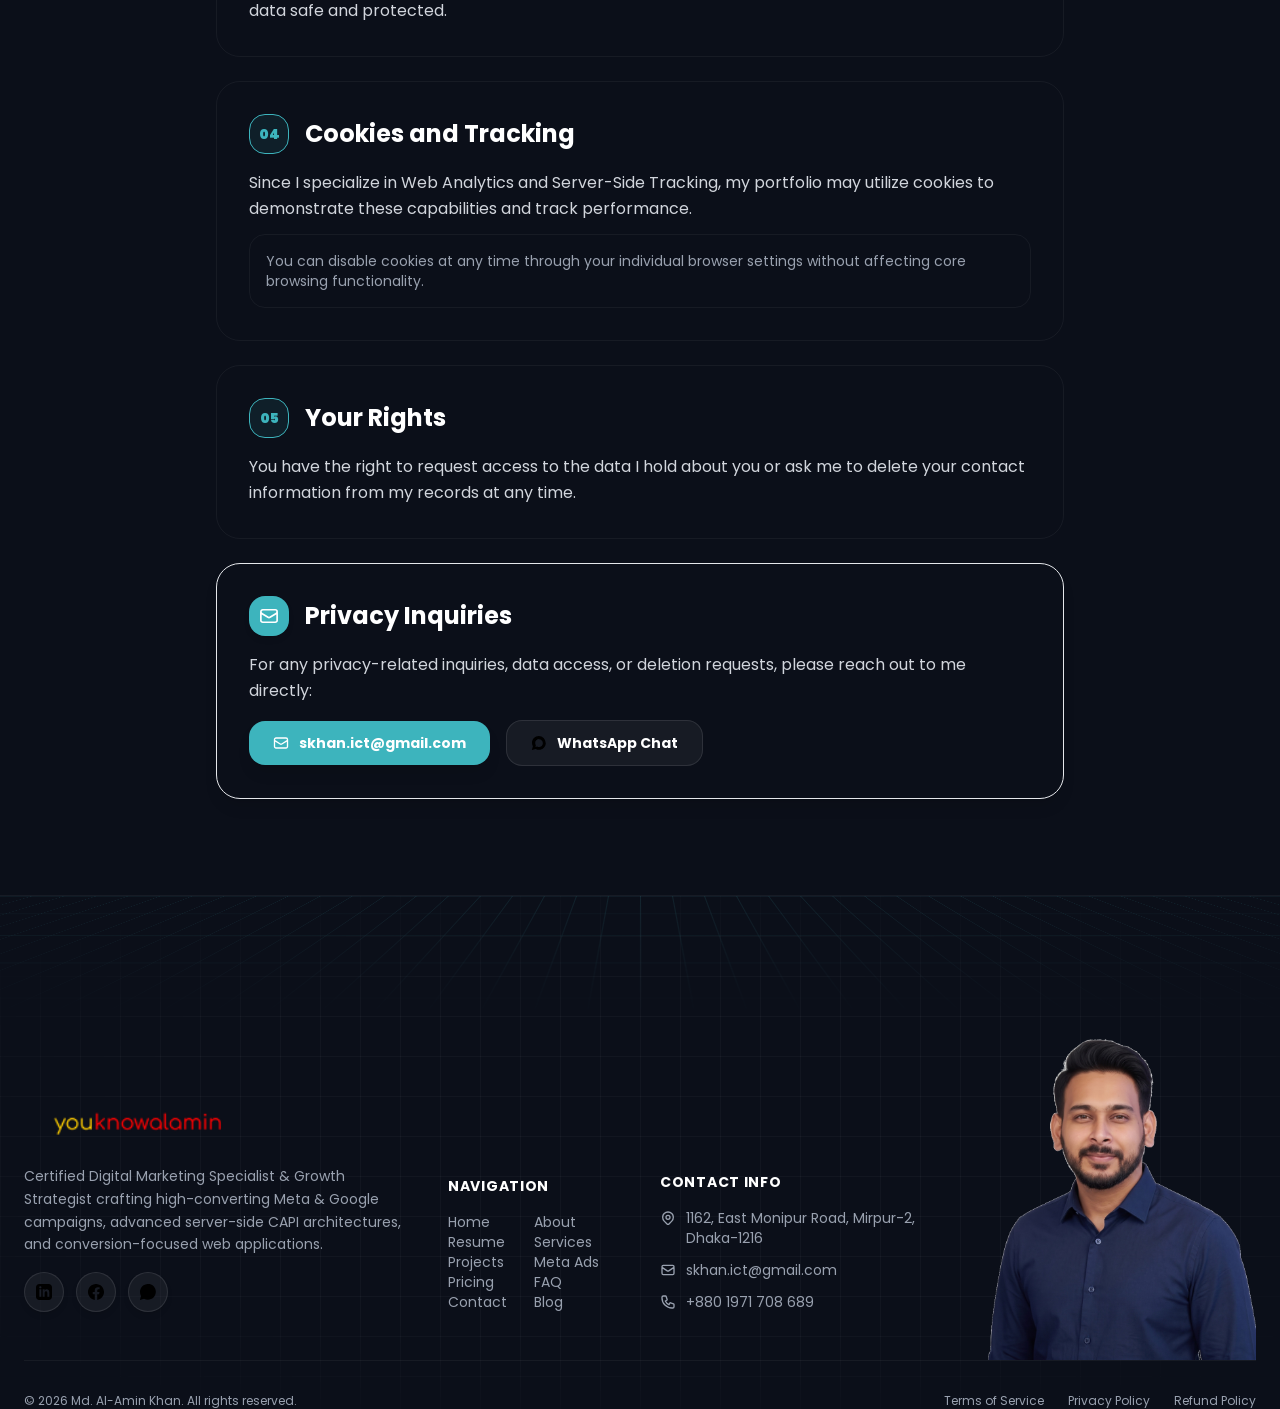
<file: privacy-policy.html>
﻿<!DOCTYPE html>
<html lang="en" class="scroll-smooth">

<head>
  <meta charset="UTF-8" />
  <meta name="viewport" content="width=device-width, initial-scale=1.0" />
  <title>Privacy Policy | Al-Amin Khan - Digital Marketer</title>
  <meta name="description" content="Read the official Privacy Policy of Al-Amin Khan. Learn how client data, analytics tracking cookies, and contact information are protected." />
  <meta name="keywords" content="Privacy Policy, Al-Amin Khan, Digital Marketer, Web Analytics, Data Protection, Server-Side Tracking, Cookie Policy" />
  <meta name="author" content="Al-Amin Khan" />
  <meta name="robots" content="index, follow, max-image-preview:large" />
  <link rel="canonical" href="https://alaminkhan.com/privacy-policy.html" />

  <!-- Open Graph -->
  <meta property="og:type" content="website" />
  <meta property="og:url" content="https://alaminkhan.com/privacy-policy.html" />
  <meta property="og:title" content="Privacy Policy | Al-Amin Khan - Digital Marketer" />
  <meta property="og:description" content="Read the official Privacy Policy of Al-Amin Khan. Learn how client data, analytics tracking cookies, and contact information are protected." />
  <meta property="og:image" content="https://alaminkhan.com/assets/profile.png" />
  <meta property="og:site_name" content="Al-Amin Khan Portfolio" />

  <!-- Twitter -->
  <meta name="twitter:card" content="summary" />
  <meta name="twitter:title" content="Privacy Policy | Al-Amin Khan - Digital Marketer" />
  <meta name="twitter:description" content="Read the official Privacy Policy of Al-Amin Khan. Learn how client data, analytics tracking cookies, and contact information are protected." />
  <meta name="twitter:image" content="https://alaminkhan.com/assets/profile.png" />

  <!-- Structured Data (JSON-LD) -->
  <script type="application/ld+json">
  {
    "@context": "https://schema.org",
    "@type": "WebPage",
    "name": "Privacy Policy | Al-Amin Khan - Digital Marketer",
    "url": "https://alaminkhan.com/privacy-policy.html",
    "description": "Read the official Privacy Policy of Al-Amin Khan. Learn how client data, analytics tracking cookies, and contact information are protected.",
    "publisher": {
      "@type": "Person",
      "name": "Al-Amin Khan",
      "url": "https://alaminkhan.com"
    }
  }
  </script>
  <link rel="icon" type="image/png" href="/assets/favicon.png?v=25" />
  <link rel="stylesheet" crossorigin href="/assets/index-BLFZnpvq.css?v=260">

  <style>
    :root {
      --color-accent: #3db4bd;
      --color-accent-secondary: #00c6ff;
    }

    body {
      background-color: #0b0f19;
      color: #e5e7eb;
      font-family: 'Poppins', sans-serif;
      overflow-x: hidden;
    }

    /* Keyframe Animations */
    @keyframes fadeInUp {
      from {
        opacity: 0;
        transform: translateY(24px);
      }
      to {
        opacity: 1;
        transform: translateY(0);
      }
    }

    @keyframes pulseGlow {
      0%, 100% {
        opacity: 0.35;
        transform: scale(1);
      }
      50% {
        opacity: 0.6;
        transform: scale(1.08);
      }
    }

    .ambient-glow {
      animation: pulseGlow 8s ease-in-out infinite;
    }

    .fade-in-entry {
      animation: fadeInUp 0.7s cubic-bezier(0.16, 1, 0.3, 1) forwards;
    }

    /* Scroll reveal cards */
    .policy-card {
      opacity: 0;
      transform: translateY(28px);
      transition: opacity 0.6s cubic-bezier(0.16, 1, 0.3, 1), transform 0.6s cubic-bezier(0.16, 1, 0.3, 1), border-color 0.3s ease, box-shadow 0.3s ease;
      will-change: opacity, transform;
    }

    .policy-card.revealed {
      opacity: 1;
      transform: translateY(0);
    }

    .policy-card:hover {
      border-color: rgba(61, 180, 189, 0.45);
      box-shadow: 0 16px 36px -10px rgba(61, 180, 189, 0.15);
      transform: translateY(-4px);
    }
      /* Light Mode Comprehensive Support */
    body.light-mode {
      background-color: #f8fafc !important;
      color: #1e293b !important;
    }
    body.light-mode h1,
    body.light-mode h2,
    body.light-mode h3 {
      color: #0f172a !important;
    }
    body.light-mode p {
      color: #475569 !important;
    }
    body.light-mode .policy-card {
      background-color: #ffffff !important;
      border-color: #e2e8f0 !important;
      color: #1e293b !important;
      box-shadow: 0 10px 30px rgba(0, 0, 0, 0.05) !important;
    }
    body.light-mode #main-header {
      background-color: rgba(255, 255, 255, 0.96) !important;
      border-color: #e2e8f0 !important;
    }
    body.light-mode #main-header nav a,
    body.light-mode #mobile-drawer a {
      color: #334155 !important;
    }
    body.light-mode #main-header nav a:hover,
    body.light-mode #mobile-drawer a:hover {
      color: #0891b2 !important;
    }
    body.light-mode #mobile-drawer {
      background-color: #ffffff !important;
      border-color: #e2e8f0 !important;
    }
    body.light-mode footer {
      background-color: #f1f5f9 !important;
      border-color: #e2e8f0 !important;
    }
    body.light-mode footer span,
    body.light-mode footer a {
      color: #475569 !important;
    }
        /* Full Footer Styles */
      .perspective-grid-net {
        position: absolute;
        top: 0;
        left: 0;
        right: 0;
        height: 140px;
        background-image: 
          linear-gradient(to right, rgba(61, 180, 189, 0.12) 1px, transparent 1px),
          linear-gradient(to bottom, rgba(61, 180, 189, 0.12) 1px, transparent 1px);
        background-size: 32px 32px;
        transform: perspective(300px) rotateX(60deg);
        transform-origin: top center;
        mask-image: linear-gradient(to bottom, rgba(0,0,0,1) 0%, rgba(0,0,0,0) 100%);
        -webkit-mask-image: linear-gradient(to bottom, rgba(0,0,0,1) 0%, rgba(0,0,0,0) 100%);
        pointer-events: none;
      }
      .cyber-grid-pattern {
        background-image: 
          linear-gradient(to right, rgba(255, 255, 255, 0.03) 1px, transparent 1px),
          linear-gradient(to bottom, rgba(255, 255, 255, 0.03) 1px, transparent 1px);
        background-size: 40px 40px;
        pointer-events: none;
      }
      #footer img[src*="footer-portrait"] {
      height: 440px !important;
      max-height: 460px !important;
      width: auto !important;
      max-width: 100% !important;
      object-fit: contain !important;
      object-position: bottom !important;
      margin-bottom: -48px !important;
    }
    @media (max-width: 1280px) {
      #footer img[src*="footer-portrait"] {
        height: 400px !important;
        max-height: 420px !important;
      }
    }
    @media (max-width: 1024px) {
      #footer img[src*="footer-portrait"] {
        height: 360px !important;
        max-height: 380px !important;
        margin-bottom: -36px !important;
      }
    }
    @media (max-width: 640px) {
      #footer img[src*="footer-portrait"] {
        height: 280px !important;
        max-height: 300px !important;
        margin-bottom: -24px !important;
      }
    }
      body.light-mode #footer {
        background-color: #f8fafc !important;
        border-color: #e2e8f0 !important;
      }
      body.light-mode #footer h4 {
        color: #0f172a !important;
      }
      body.light-mode #footer p,
      body.light-mode #footer a,
      body.light-mode #footer span,
      body.light-mode #footer div {
        color: #475569;
      }
      body.light-mode #footer a:hover {
        color: #0891b2 !important;
      }
      body.light-mode .perspective-grid-net {
        background-image: 
          linear-gradient(to right, rgba(8, 145, 178, 0.1) 1px, transparent 1px),
          linear-gradient(to bottom, rgba(8, 145, 178, 0.1) 1px, transparent 1px);
      }
</style>
</head>

<body class="min-h-screen flex flex-col justify-between selection:bg-accent/30 selection:text-white relative">

  <!-- Ambient background glow lights -->
  <div class="fixed top-10 left-1/2 -translate-x-1/2 w-[700px] h-[350px] bg-[#3db4bd]/10 rounded-full blur-[140px] pointer-events-none -z-10 ambient-glow"></div>
  <div class="fixed bottom-10 right-10 w-[500px] h-[300px] bg-cyan-500/10 rounded-full blur-[140px] pointer-events-none -z-10 ambient-glow" style="animation-delay: -4s;"></div>

    <!-- Fixed Sticky Header: identical on all pages -->
  <header id="main-header" class="fixed top-0 left-0 right-0 z-50 transition-all duration-300 backdrop-blur-md bg-[#0b0f19]/85 border-b border-white/5">
    <div class="max-w-7xl mx-auto px-6 h-20 flex items-center justify-between">
      
      <!-- Logo -->
      <a href="/#home" class="flex items-center gap-3 group">
        <img src="/assets/logo.png?v=7" alt="Al-Amin Khan Logo" class="h-10 w-auto object-contain transition-transform duration-300 group-hover:scale-105" />
      </a>

      <!-- Desktop Navigation: Home, About, Service, Pricing, Meta Ads, Contacts, Blog -->
      <nav class="hidden lg:flex items-center gap-8 text-sm font-semibold text-gray-300">
        <a href="/#home" class="hover:text-accent transition-colors">Home</a>
        <a href="/#about" class="hover:text-accent transition-colors">About</a>
        <a href="/#services" class="hover:text-accent transition-colors">Service</a>
        <a href="/#pricing" class="hover:text-accent transition-colors">Pricing</a>
        <a href="/#meta-ads" class="hover:text-accent transition-colors">Meta Ads</a>
        <a href="/#faq" class="hover:text-accent transition-colors">FAQ</a>
        <a href="/#contact" class="hover:text-accent transition-colors">Contacts</a>
        <a href="/#blog" class="hover:text-accent transition-colors">Blog</a>
      </nav>

      <!-- Right Controls: Day / Night Option & Mobile Drawer Button -->
      <div class="flex items-center gap-4">
        <!-- Day / Night Theme Toggle Button -->
        <button id="theme-toggle-btn" type="button" aria-label="Toggle Day / Night Mode" title="Toggle Day / Night Mode" class="p-2.5 rounded-full bg-white/5 border border-white/10 hover:border-accent text-gray-300 hover:text-accent transition-all duration-300 shadow-md">
          <svg xmlns="http://www.w3.org/2000/svg" fill="none" viewBox="0 0 24 24" stroke-width="1.5" stroke="currentColor" class="w-5 h-5"><path stroke-linecap="round" stroke-linejoin="round" d="M12 3v2.25m6.364.386-1.591 1.591M21 12h-2.25m-.386 6.364-1.591-1.591M12 18.75V21m-4.773-4.227-1.591 1.591M5.25 12H3m4.227-4.773L5.636 5.636M15.75 12a3.75 3.75 0 1 1-7.5 0 3.75 3.75 0 0 1 7.5 0Z" /></svg>
        </button>

        <!-- Mobile Hamburger Toggle Button -->
        <button id="mobile-menu-toggle" type="button" aria-label="Open Navigation Menu" class="lg:hidden p-2 text-gray-300 hover:text-white">
          <svg xmlns="http://www.w3.org/2000/svg" fill="none" viewBox="0 0 24 24" stroke-width="1.5" stroke="currentColor" class="w-6 h-6"><path stroke-linecap="round" stroke-linejoin="round" d="M3.75 6.75h16.5M3.75 12h16.5m-16.5 5.25h16.5" /></svg>
        </button>
      </div>
    </div>

    <!-- Mobile Drawer -->
    <div id="mobile-drawer" class="lg:hidden hidden bg-[#0b0f19] border-b border-white/10 px-6 py-6 transition-all duration-300">
      <div class="flex flex-col gap-4 text-base font-medium text-gray-200">
        <a href="/#home" class="mobile-nav-link hover:text-accent py-1 font-semibold">Home</a>
        <a href="/#about" class="mobile-nav-link hover:text-accent py-1 font-semibold">About</a>
        <a href="/#services" class="mobile-nav-link hover:text-accent py-1 font-semibold">Service</a>
        <a href="/#pricing" class="mobile-nav-link hover:text-accent py-1 font-semibold">Pricing</a>
        <a href="/#meta-ads" class="mobile-nav-link hover:text-accent py-1 font-semibold">Meta Ads</a>
        <a href="/#faq" class="mobile-nav-link hover:text-accent py-1 font-semibold">FAQ</a>
        <a href="/#contact" class="mobile-nav-link hover:text-accent py-1 font-semibold">Contacts</a>
        <a href="/#blog" class="mobile-nav-link hover:text-accent py-1 font-semibold">Blog</a>
        <div class="pt-3 border-t border-white/10 flex items-center justify-between">
          <span class="text-sm text-gray-400">Day / Night Mode</span>
          <button id="mobile-theme-toggle" type="button" aria-label="Toggle Theme" class="p-2 rounded-full bg-white/5 border border-white/10 text-gray-300 hover:text-accent">
            <svg xmlns="http://www.w3.org/2000/svg" fill="none" viewBox="0 0 24 24" stroke-width="1.5" stroke="currentColor" class="w-5 h-5"><path stroke-linecap="round" stroke-linejoin="round" d="M12 3v2.25m6.364.386-1.591 1.591M21 12h-2.25m-.386 6.364-1.591-1.591M12 18.75V21m-4.773-4.227-1.591 1.591M5.25 12H3m4.227-4.773L5.636 5.636M15.75 12a3.75 3.75 0 1 1-7.5 0 3.75 3.75 0 0 1 7.5 0Z" /></svg>
          </button>
        </div>
      </div>
    </div>
  </header>

  <!-- Main Content Container -->
  <main class="pt-32 pb-24 px-6 max-w-4xl mx-auto flex-grow w-full relative z-10">

    <!-- Hero Header -->
    <div class="mb-12 text-center md:text-left fade-in-entry">
      <div class="inline-flex items-center gap-2 px-3.5 py-1.5 rounded-full bg-accent/10 border border-accent/25 text-accent text-xs font-bold uppercase tracking-widest mb-4">
        <span class="w-2 h-2 rounded-full bg-accent animate-ping"></span>
        <span>Data Privacy & Trust</span>
      </div>
      <h1 class="text-4xl md:text-6xl font-black text-white tracking-tight leading-tight">
        Privacy Policy
      </h1>
      <p class="text-sm md:text-base text-gray-400 mt-3 font-medium flex items-center justify-center md:justify-start gap-3">
        <span>Effective Date: <strong class="text-white">November 2026</strong></span>
        <span class="text-white/20">•</span>
        <span class="text-accent font-semibold">Strict Privacy Protection</span>
      </p>
    </div>

    <!-- Intro Card -->
    <div class="policy-card bg-[#121824]/90 border border-white/10 rounded-3xl p-6 md:p-8 mb-8 shadow-xl relative overflow-hidden backdrop-blur-md">
      <div class="absolute top-0 left-0 right-0 h-1 bg-gradient-to-r from-accent via-cyan-400 to-transparent"></div>
      <div class="flex items-start gap-4">
        <div class="p-3 rounded-2xl bg-accent/10 text-accent shrink-0 hidden sm:block">
          <svg xmlns="http://www.w3.org/2000/svg" fill="none" viewBox="0 0 24 24" stroke-width="2" stroke="currentColor" class="w-6 h-6">
            <path stroke-linecap="round" stroke-linejoin="round" d="M9 12.75 11.25 15 15 9.75m-3-7.036A11.959 11.959 0 0 1 3.598 6 11.99 11.99 0 0 0 3 9.749c0 5.592 3.824 10.29 9 11.623 5.176-1.332 9-6.03 9-11.622 0-1.31-.21-2.571-.598-3.751A11.959 11.959 0 0 1 12 2.714Z" />
          </svg>
        </div>
        <div>
          <h2 class="text-xl font-bold text-white mb-2">My Commitment to Your Privacy</h2>
          <p class="text-gray-300 text-sm md:text-base leading-relaxed">
            I am <strong class="text-white">Al-Amin Khan</strong>, and I respect your privacy. This Privacy Policy explains how I collect, use, and protect your information when you visit my portfolio website (<a href="https://alaminkhan.com" class="text-accent hover:underline font-semibold">https://alaminkhan.com</a>) or engage with my digital marketing services.
          </p>
        </div>
      </div>
    </div>

    <!-- Policy Sections Cards -->
    <div class="space-y-6">

      <!-- 1. Information I Collect -->
      <section class="policy-card bg-[#121824] border border-white/5 rounded-3xl p-6 md:p-8 transition-all duration-300 relative">
        <div class="flex items-center gap-4 mb-4">
          <span class="w-10 h-10 rounded-2xl bg-accent/10 border border-accent/30 text-accent font-black text-sm flex items-center justify-center shrink-0">
            01
          </span>
          <h3 class="text-xl md:text-2xl font-bold text-white">Information I Collect</h3>
        </div>
        
        <div class="pl-0 md:pl-14 space-y-4">
          <!-- Sub-item: Personal Information -->
          <div class="p-5 rounded-2xl bg-white/[0.03] border border-white/5 hover:border-accent/30 transition-all">
            <div class="flex items-center gap-2 mb-2">
              <span class="w-2 h-2 rounded-full bg-accent"></span>
              <h4 class="text-base font-bold text-white">Personal Information</h4>
            </div>
            <p class="text-gray-300 text-sm md:text-base leading-relaxed">
              When you fill out a contact form or request a consultation, I collect your name, email address, company name, and project details.
            </p>
          </div>

          <!-- Sub-item: Non-Personal Information -->
          <div class="p-5 rounded-2xl bg-white/[0.03] border border-white/5 hover:border-accent/30 transition-all">
            <div class="flex items-center gap-2 mb-2">
              <span class="w-2 h-2 rounded-full bg-cyan-400"></span>
              <h4 class="text-base font-bold text-white">Non-Personal Information</h4>
            </div>
            <p class="text-gray-300 text-sm md:text-base leading-relaxed">
              As a tracking expert, I use standard analytics tools. I may collect data such as your IP address, browser type, device information, and website interactions using cookies, Google Analytics 4 (GA4), or tracking pixels.
            </p>
          </div>
        </div>
      </section>

      <!-- 2. How I Use Your Information -->
      <section class="policy-card bg-[#121824] border border-white/5 rounded-3xl p-6 md:p-8 transition-all duration-300 relative">
        <div class="flex items-center gap-4 mb-4">
          <span class="w-10 h-10 rounded-2xl bg-accent/10 border border-accent/30 text-accent font-black text-sm flex items-center justify-center shrink-0">
            02
          </span>
          <h3 class="text-xl md:text-2xl font-bold text-white">How I Use Your Information</h3>
        </div>
        <div class="pl-0 md:pl-14 space-y-3">
          <p class="text-gray-300 text-sm md:text-base">
            I use the information collected strictly to:
          </p>
          <div class="grid sm:grid-cols-1 gap-2.5 pt-1">
            <div class="flex items-start gap-3 p-3.5 rounded-2xl bg-white/[0.02] border border-white/5">
              <div class="w-5 h-5 rounded-full bg-accent/15 text-accent flex items-center justify-center shrink-0 mt-0.5">
                <svg class="w-3.5 h-3.5" fill="none" viewBox="0 0 24 24" stroke="currentColor" stroke-width="3">
                  <path stroke-linecap="round" stroke-linejoin="round" d="M5 13l4 4L19 7" />
                </svg>
              </div>
              <span class="text-gray-200 text-sm font-medium">Respond to your project inquiries and communicate with you.</span>
            </div>
            <div class="flex items-start gap-3 p-3.5 rounded-2xl bg-white/[0.02] border border-white/5">
              <div class="w-5 h-5 rounded-full bg-accent/15 text-accent flex items-center justify-center shrink-0 mt-0.5">
                <svg class="w-3.5 h-3.5" fill="none" viewBox="0 0 24 24" stroke-width="3">
                  <path stroke-linecap="round" stroke-linejoin="round" d="M5 13l4 4L19 7" />
                </svg>
              </div>
              <span class="text-gray-200 text-sm font-medium">Send you custom proposals, invoices, and service updates.</span>
            </div>
            <div class="flex items-start gap-3 p-3.5 rounded-2xl bg-white/[0.02] border border-white/5">
              <div class="w-5 h-5 rounded-full bg-accent/15 text-accent flex items-center justify-center shrink-0 mt-0.5">
                <svg class="w-3.5 h-3.5" fill="none" viewBox="0 0 24 24" stroke-width="3">
                  <path stroke-linecap="round" stroke-linejoin="round" d="M5 13l4 4L19 7" />
                </svg>
              </div>
              <span class="text-gray-200 text-sm font-medium">Analyze website traffic to improve my portfolio's user experience.</span>
            </div>
          </div>
        </div>
      </section>

      <!-- 3. Data Sharing and Security -->
      <section class="policy-card bg-[#121824] border border-white/5 rounded-3xl p-6 md:p-8 transition-all duration-300 relative">
        <div class="flex items-center gap-4 mb-4">
          <span class="w-10 h-10 rounded-2xl bg-accent/10 border border-accent/30 text-accent font-black text-sm flex items-center justify-center shrink-0">
            03
          </span>
          <h3 class="text-xl md:text-2xl font-bold text-white">Data Sharing and Security</h3>
        </div>
        <div class="text-gray-300 text-sm md:text-base leading-relaxed pl-0 md:pl-14 space-y-3">
          <div class="p-4 rounded-2xl bg-accent/10 border border-accent/30 text-gray-200 text-sm font-medium">
            <strong class="text-accent block text-base mb-1">Zero Data Selling Guarantee:</strong>
            I operate as an independent freelancer and do not sell, rent, or share your personal information with third parties.
          </div>
          <p>
            Your data is only shared with essential third-party tools (like email providers or invoicing software) necessary to run my freelance business. I take standard industry security measures to keep your data safe and protected.
          </p>
        </div>
      </section>

      <!-- 4. Cookies and Tracking -->
      <section class="policy-card bg-[#121824] border border-white/5 rounded-3xl p-6 md:p-8 transition-all duration-300 relative">
        <div class="flex items-center gap-4 mb-4">
          <span class="w-10 h-10 rounded-2xl bg-accent/10 border border-accent/30 text-accent font-black text-sm flex items-center justify-center shrink-0">
            04
          </span>
          <h3 class="text-xl md:text-2xl font-bold text-white">Cookies and Tracking</h3>
        </div>
        <div class="text-gray-300 text-sm md:text-base leading-relaxed pl-0 md:pl-14 space-y-3">
          <p>
            Since I specialize in Web Analytics and Server-Side Tracking, my portfolio may utilize cookies to demonstrate these capabilities and track performance.
          </p>
          <div class="p-4 rounded-2xl bg-white/[0.03] border border-white/5 text-gray-400 text-sm">
            You can disable cookies at any time through your individual browser settings without affecting core browsing functionality.
          </div>
        </div>
      </section>

      <!-- 5. Your Rights -->
      <section class="policy-card bg-[#121824] border border-white/5 rounded-3xl p-6 md:p-8 transition-all duration-300 relative">
        <div class="flex items-center gap-4 mb-4">
          <span class="w-10 h-10 rounded-2xl bg-accent/10 border border-accent/30 text-accent font-black text-sm flex items-center justify-center shrink-0">
            05
          </span>
          <h3 class="text-xl md:text-2xl font-bold text-white">Your Rights</h3>
        </div>
        <div class="text-gray-300 text-sm md:text-base leading-relaxed pl-0 md:pl-14 space-y-3">
          <p>
            You have the right to request access to the data I hold about you or ask me to delete your contact information from my records at any time.
          </p>
        </div>
      </section>

      <!-- Privacy Inquiries CTA -->
      <section class="policy-card bg-gradient-to-br from-[#121824] to-[#151d2c] border border-accent/25 rounded-3xl p-6 md:p-8 transition-all duration-300 relative shadow-lg shadow-accent/5">
        <div class="flex items-center gap-4 mb-4">
          <div class="w-10 h-10 rounded-2xl bg-accent text-white font-black text-sm flex items-center justify-center shrink-0 shadow-md shadow-accent/30">
            <svg xmlns="http://www.w3.org/2000/svg" fill="none" viewBox="0 0 24 24" stroke-width="2" stroke="currentColor" class="w-5 h-5">
              <path stroke-linecap="round" stroke-linejoin="round" d="M21.75 6.75v10.5a2.25 2.25 0 0 1-2.25 2.25h-15a2.25 2.25 0 0 1-2.25-2.25V6.75m19.5 0A2.25 2.25 0 0 0 19.5 4.5h-15a2.25 2.25 0 0 0-2.25 2.25m19.5 0v.243a2.25 2.25 0 0 1-1.07 1.916l-7.5 4.615a2.25 2.25 0 0 1-2.36 0L3.32 8.91a2.25 2.25 0 0 1-1.07-1.916V6.75" />
            </svg>
          </div>
          <h3 class="text-xl md:text-2xl font-bold text-white">Privacy Inquiries</h3>
        </div>
        <div class="text-gray-300 text-sm md:text-base leading-relaxed pl-0 md:pl-14 space-y-4">
          <p>
            For any privacy-related inquiries, data access, or deletion requests, please reach out to me directly:
          </p>
          <div class="flex flex-wrap items-center gap-4 pt-2">
            <a href="mailto:skhan.ict@gmail.com"
              class="inline-flex items-center gap-2.5 px-6 py-3 rounded-2xl bg-accent text-white font-bold text-sm shadow-lg shadow-accent/30 hover:opacity-95 hover:scale-[1.02] transition-all">
              <svg xmlns="http://www.w3.org/2000/svg" fill="none" viewBox="0 0 24 24" stroke-width="2" stroke="currentColor" class="w-4 h-4">
                <path stroke-linecap="round" stroke-linejoin="round" d="M21.75 6.75v10.5a2.25 2.25 0 0 1-2.25 2.25h-15a2.25 2.25 0 0 1-2.25-2.25V6.75m19.5 0A2.25 2.25 0 0 0 19.5 4.5h-15a2.25 2.25 0 0 0-2.25 2.25m19.5 0v.243a2.25 2.25 0 0 1-1.07 1.916l-7.5 4.615a2.25 2.25 0 0 1-2.36 0L3.32 8.91a2.25 2.25 0 0 1-1.07-1.916V6.75" />
              </svg>
              <span>skhan.ict@gmail.com</span>
            </a>
            <a href="https://wa.me/8801971708689" target="_blank" rel="noopener"
              class="inline-flex items-center gap-2.5 px-6 py-3 rounded-2xl bg-white/5 border border-white/10 hover:border-accent text-white font-bold text-sm hover:scale-[1.02] transition-all">
              <svg class="w-4 h-4 fill-current text-[#25D366]" viewBox="0 0 24 24">
                <path d="M12.031 6.172c-3.181 0-5.767 2.586-5.768 5.766-.001 1.298.38 2.27 1.019 3.287l-.711 2.598 2.664-.698c.993.541 1.94.828 2.796.829 3.184 0 5.77-2.587 5.771-5.766.001-3.181-2.585-5.766-5.771-5.766zm10.155 5.766c-.002 5.617-4.57 10.184-10.186 10.184-1.787 0-3.486-.466-4.975-1.282l-5.695 1.493 1.523-5.556c-.902-1.537-1.378-3.307-1.378-5.127.002-5.617 4.57-10.185 10.186-10.185 5.618 0 10.185 4.568 10.185 10.185z"/>
              </svg>
              <span>WhatsApp Chat</span>
            </a>
          </div>
        </div>
      </section>

    </div>
  </main>

    <!-- FOOTER: Identical across all pages -->
    <!-- FOOTER (Full 4-Column Cyber-Net Footer Matching Homepage) -->
  <footer id="footer" class="relative pt-16 pb-10 px-6 border-t border-white/5 bg-[#080d1a] overflow-hidden">
    <!-- Top perspective cyber net grid lines -->
    <div class="perspective-grid-net"></div>
    <div class="cyber-grid-pattern absolute inset-0 pointer-events-none opacity-25"></div>

    <div class="max-w-7xl mx-auto relative z-10">
      <div class="grid grid-cols-1 md:grid-cols-2 lg:grid-cols-12 gap-10 items-end pb-12">
        
        <!-- Column 1: Brand Info & Bio & Socials (lg:col-span-4) -->
        <div class="lg:col-span-4 space-y-4">
          <div class="flex items-center gap-3">
            <a href="/#home"><img src="/assets/logo.png?v=7" alt="Al-Amin Khan Logo" class="h-10 w-auto object-contain" /></a>
          </div>
          <p class="text-xs sm:text-sm text-gray-400 leading-relaxed max-w-sm">
            Certified Digital Marketing Specialist & Growth Strategist crafting high-converting Meta & Google campaigns, advanced server-side CAPI architectures, and conversion-focused web applications.
          </p>
          <!-- Circular Social Icon Buttons -->
          <div class="flex items-center gap-3 pt-2">
            <a href="https://www.linkedin.com/in/al-aminkhan/?locale=en" target="_blank" rel="noopener" aria-label="LinkedIn" class="w-10 h-10 rounded-full bg-white/5 border border-white/10 hover:border-cyan-400 hover:bg-cyan-500/15 flex items-center justify-center text-gray-300 hover:text-cyan-400 transition-all duration-300 shadow-md">
              <svg class="w-4 h-4 fill-current" viewBox="0 0 24 24"><path d="M19 0h-14c-2.761 0-5 2.239-5 5v14c0 2.761 2.239 5 5 5h14c2.762 0 5-2.239 5-5v-14c0-2.761-2.238-5-5-5zm-11 19h-3v-11h3v11zm-1.5-12.268c-.966 0-1.75-.79-1.75-1.764s.784-1.764 1.75-1.764 1.75.79 1.75 1.764-.783 1.764-1.75 1.764zm13.5 12.268h-3v-5.604c0-3.368-4-3.113-4 0v5.604h-3v-11h3v1.765c1.396-2.586 7-2.777 7 2.476v6.759z"/></svg>
            </a>
            <a href="https://www.facebook.com/mohammad.shaon.al.amin.2025/" target="_blank" rel="noopener" aria-label="Facebook" class="w-10 h-10 rounded-full bg-white/5 border border-white/10 hover:border-cyan-400 hover:bg-cyan-500/15 flex items-center justify-center text-gray-300 hover:text-cyan-400 transition-all duration-300 shadow-md">
              <svg class="w-4 h-4 fill-current" viewBox="0 0 24 24"><path d="M24 12.073c0-6.627-5.373-12-12-12s-12 5.373-12 12c0 5.99 4.388 10.954 10.125 11.854v-8.385H7.078v-3.47h3.047V9.43c0-3.007 1.792-4.669 4.533-4.669 1.312 0 2.686.235 2.686.235v2.953H15.83c-1.491 0-1.956.925-1.956 1.874v2.25h3.328l-.532 3.47h-2.796v8.385C19.612 23.027 24 18.062 24 12.073z"/></svg>
            </a>
            <a href="https://wa.me/8801971708689" target="_blank" rel="noopener" aria-label="WhatsApp" class="w-10 h-10 rounded-full bg-white/5 border border-white/10 hover:border-emerald-400 hover:bg-emerald-500/15 flex items-center justify-center text-gray-300 hover:text-emerald-400 transition-all duration-300 shadow-md">
              <svg class="w-4 h-4 fill-current" viewBox="0 0 24 24"><path d="M12.031 6.172c-3.181 0-5.767 2.586-5.768 5.766-.001 1.298.38 2.27 1.019 3.287l-.582 2.128 2.182-.573c.978.58 1.911.928 3.145.929 3.178 0 5.767-2.587 5.768-5.766.001-3.187-2.575-5.77-5.764-5.771zm3.392 8.244c-.144.405-.837.774-1.17.824-.299.045-.677.063-1.092-.069-.252-.08-.575-.187-.988-.365-1.739-.751-2.874-2.502-2.961-2.617-.087-.116-.708-.94-.708-1.793s.448-1.273.607-1.446c.159-.173.346-.217.462-.217l.332.006c.106.005.249-.04.39.298.144.347.491 1.2.534 1.287.043.087.072.188.014.304-.058.116-.087.188-.173.289l-.26.304c-.087.086-.177.18-.076.354.101.174.449.741.964 1.201.662.591 1.221.774 1.394.86s.275.072.376-.043c.101-.116.433-.506.549-.68.116-.173.231-.145.39-.087s1.011.477 1.184.564.289.13.332.202c.045.072.045.419-.1.824zm-3.423-14.416c-6.627 0-12 5.373-12 12 0 2.13.56 4.129 1.536 5.867l-1.636 5.973 6.136-1.61c1.701.928 3.649 1.455 5.719 1.455 6.627 0 12-5.373 12-12 0-6.627-5.373-12-12-12z"/></svg>
            </a>
          </div>
        </div>

        <!-- Column 2: Navigation (2 sub-columns, lg:col-span-2) -->
        <div class="lg:col-span-2 space-y-4">
          <h4 class="text-sm font-bold text-white uppercase tracking-wider">Navigation</h4>
          <div class="grid grid-cols-2 gap-x-6 gap-y-2.5 text-xs sm:text-sm text-gray-400">
            <a href="/#home" class="hover:text-cyan-400 transition-colors">Home</a>
            <a href="/#about" class="hover:text-cyan-400 transition-colors">About</a>
            <a href="/#resume" class="hover:text-cyan-400 transition-colors">Resume</a>
            <a href="/#services" class="hover:text-cyan-400 transition-colors">Services</a>
            <a href="/#projects" class="hover:text-cyan-400 transition-colors">Projects</a>
            <a href="/#meta-ads" class="hover:text-cyan-400 transition-colors">Meta Ads</a>
            <a href="/#pricing" class="hover:text-cyan-400 transition-colors">Pricing</a>
            <a href="/#faq" class="hover:text-cyan-400 transition-colors">FAQ</a>
            <a href="/#contact" class="hover:text-cyan-400 transition-colors">Contact</a>
            <a href="/#blog" class="hover:text-cyan-400 transition-colors">Blog</a>
          </div>
        </div>

        <!-- Column 3: Contact Info (lg:col-span-3) -->
        <div class="lg:col-span-3 space-y-4">
          <h4 class="text-sm font-bold text-white uppercase tracking-wider">Contact Info</h4>
          <div class="space-y-3 text-xs sm:text-sm text-gray-400">
            <div class="flex items-start gap-2.5">
              <svg class="w-4 h-4 text-cyan-400 shrink-0 mt-0.5" fill="none" stroke="currentColor" viewBox="0 0 24 24"><path stroke-linecap="round" stroke-linejoin="round" stroke-width="2" d="M17.657 16.657L13.414 20.9a1.998 1.998 0 01-2.827 0l-4.244-4.243a8 8 0 1111.314 0z"/><path stroke-linecap="round" stroke-linejoin="round" stroke-width="2" d="M15 11a3 3 0 11-6 0 3 3 0 016 0z"/></svg>
              <span>1162, East Monipur Road, Mirpur-2, Dhaka-1216</span>
            </div>
            <div class="flex items-center gap-2.5">
              <svg class="w-4 h-4 text-cyan-400 shrink-0" fill="none" stroke="currentColor" viewBox="0 0 24 24"><path stroke-linecap="round" stroke-linejoin="round" stroke-width="2" d="M3 8l7.89 5.26a2 2 0 002.22 0L21 8M5 19h14a2 2 0 002-2V7a2 2 0 00-2-2H5a2 2 0 00-2 2v10a2 2 0 002 2z"/></svg>
              <a href="mailto:skhan.ict@gmail.com" class="hover:text-cyan-400 transition-colors">skhan.ict@gmail.com</a>
            </div>
            <div class="flex items-center gap-2.5">
              <svg class="w-4 h-4 text-cyan-400 shrink-0" fill="none" stroke="currentColor" viewBox="0 0 24 24"><path stroke-linecap="round" stroke-linejoin="round" stroke-width="2" d="M3 5a2 2 0 012-2h3.28a1 1 0 01.948.684l1.498 4.493a1 1 0 01-.502 1.21l-2.257 1.13a11.042 11.042 0 005.516 5.516l1.13-2.257a1 1 0 011.21-.502l4.493 1.498a1 1 0 01.684.949V19a2 2 0 01-2 2h-1C9.716 21 3 14.284 3 6V5z"/></svg>
              <a href="tel:+8801971708689" class="hover:text-cyan-400 transition-colors">+880 1971 708 689</a>
            </div>
          </div>
        </div>

        <!-- Column 4: Portrait Photo Cutout (lg:col-span-3 - Bigger & Prominent) -->
        <div class="lg:col-span-3 flex justify-center lg:justify-end items-end h-full overflow-visible relative z-20">
          <div class="relative group">
            <img src="/assets/footer-portrait.png" alt="Al-Amin Khan" class="h-96 sm:h-[420px] md:h-[480px] lg:h-[540px] xl:h-[580px] w-auto max-w-full object-contain object-bottom -mb-12 transition-transform duration-500 group-hover:scale-105 drop-shadow-[0_20px_50px_rgba(0,0,0,0.95)] pointer-events-none select-none" />
          </div>
        </div>

      </div>

      <!-- Bottom bar with copyright and policy links -->
      <div class="pt-8 border-t border-white/5 flex flex-col sm:flex-row items-center justify-between gap-4 text-xs text-gray-400">
        <div>
          &copy; 2026 Md. Al-Amin Khan. All rights reserved.
        </div>
        <div class="flex flex-wrap items-center gap-6">
          <a href="/terms-of-service.html" class="hover:text-cyan-400 transition-colors">Terms of Service</a>
          <a href="/privacy-policy.html" class="hover:text-cyan-400 transition-colors">Privacy Policy</a>
          <a href="/refund-policy.html" class="hover:text-cyan-400 transition-colors">Refund Policy</a>
        </div>
      </div>
    </div>
  </footer>

  <!-- Theme Toggle & Shared Scripts -->
  <script>
    (function () {
      const sunIcon = `<svg xmlns="http://www.w3.org/2000/svg" fill="none" viewBox="0 0 24 24" stroke-width="1.5" stroke="currentColor" class="w-5 h-5"><path stroke-linecap="round" stroke-linejoin="round" d="M12 3v2.25m6.364.386-1.591 1.591M21 12h-2.25m-.386 6.364-1.591-1.591M12 18.75V21m-4.773-4.227-1.591 1.591M5.25 12H3m4.227-4.773L5.636 5.636M15.75 12a3.75 3.75 0 1 1-7.5 0 3.75 3.75 0 0 1 7.5 0Z" /></svg>`;
      const moonIcon = `<svg xmlns="http://www.w3.org/2000/svg" fill="none" viewBox="0 0 24 24" stroke-width="1.5" stroke="currentColor" class="w-5 h-5"><path stroke-linecap="round" stroke-linejoin="round" d="M21.752 15.002A9.72 9.72 0 0 1 18 15.75c-5.385 0-9.75-4.365-9.75-9.75 0-1.33.266-2.597.748-3.752A9.753 9.753 0 0 0 3 11.25C3 16.635 7.365 21 12.75 21a9.753 9.753 0 0 0 9.002-5.998Z" /></svg>`;

      let isLight = localStorage.getItem('portfolio_theme') === 'light';
      function applyTheme() {
        if (isLight) {
          document.body.classList.add('light-mode');
        } else {
          document.body.classList.remove('light-mode');
        }
        const icon = isLight ? moonIcon : sunIcon;
        const btn = document.getElementById('theme-toggle-btn');
        const mBtn = document.getElementById('mobile-theme-toggle');
        if (btn) btn.innerHTML = icon;
        if (mBtn) mBtn.innerHTML = icon;
      }
      applyTheme();

      function toggleTheme() {
        isLight = !isLight;
        localStorage.setItem('portfolio_theme', isLight ? 'light' : 'dark');
        applyTheme();
      }

      document.addEventListener('DOMContentLoaded', function () {
        applyTheme();
        const btn = document.getElementById('theme-toggle-btn');
        const mBtn = document.getElementById('mobile-theme-toggle');
        if (btn) btn.addEventListener('click', toggleTheme);
        if (mBtn) mBtn.addEventListener('click', toggleTheme);

        const mToggle = document.getElementById('mobile-menu-toggle');
        const mDrawer = document.getElementById('mobile-drawer');
        if (mToggle && mDrawer) {
          mToggle.addEventListener('click', function () {
            mDrawer.classList.toggle('hidden');
          });
        }
      });
    })();
  </script>

  <!-- Scroll-Reveal Animation Script -->
  <script>
    document.addEventListener('DOMContentLoaded', function () {
      const observer = new IntersectionObserver((entries) => {
        entries.forEach((entry) => {
          if (entry.isIntersecting) {
            entry.target.classList.add('revealed');
            observer.unobserve(entry.target);
          }
        });
      }, {
        threshold: 0.1,
        rootMargin: '0px 0px -40px 0px'
      });

      document.querySelectorAll('.policy-card').forEach((el, index) => {
        el.style.transitionDelay = `${Math.min(index * 70, 350)}ms`;
        observer.observe(el);
      });
    });
  </script>
</body>

</html>
</file>
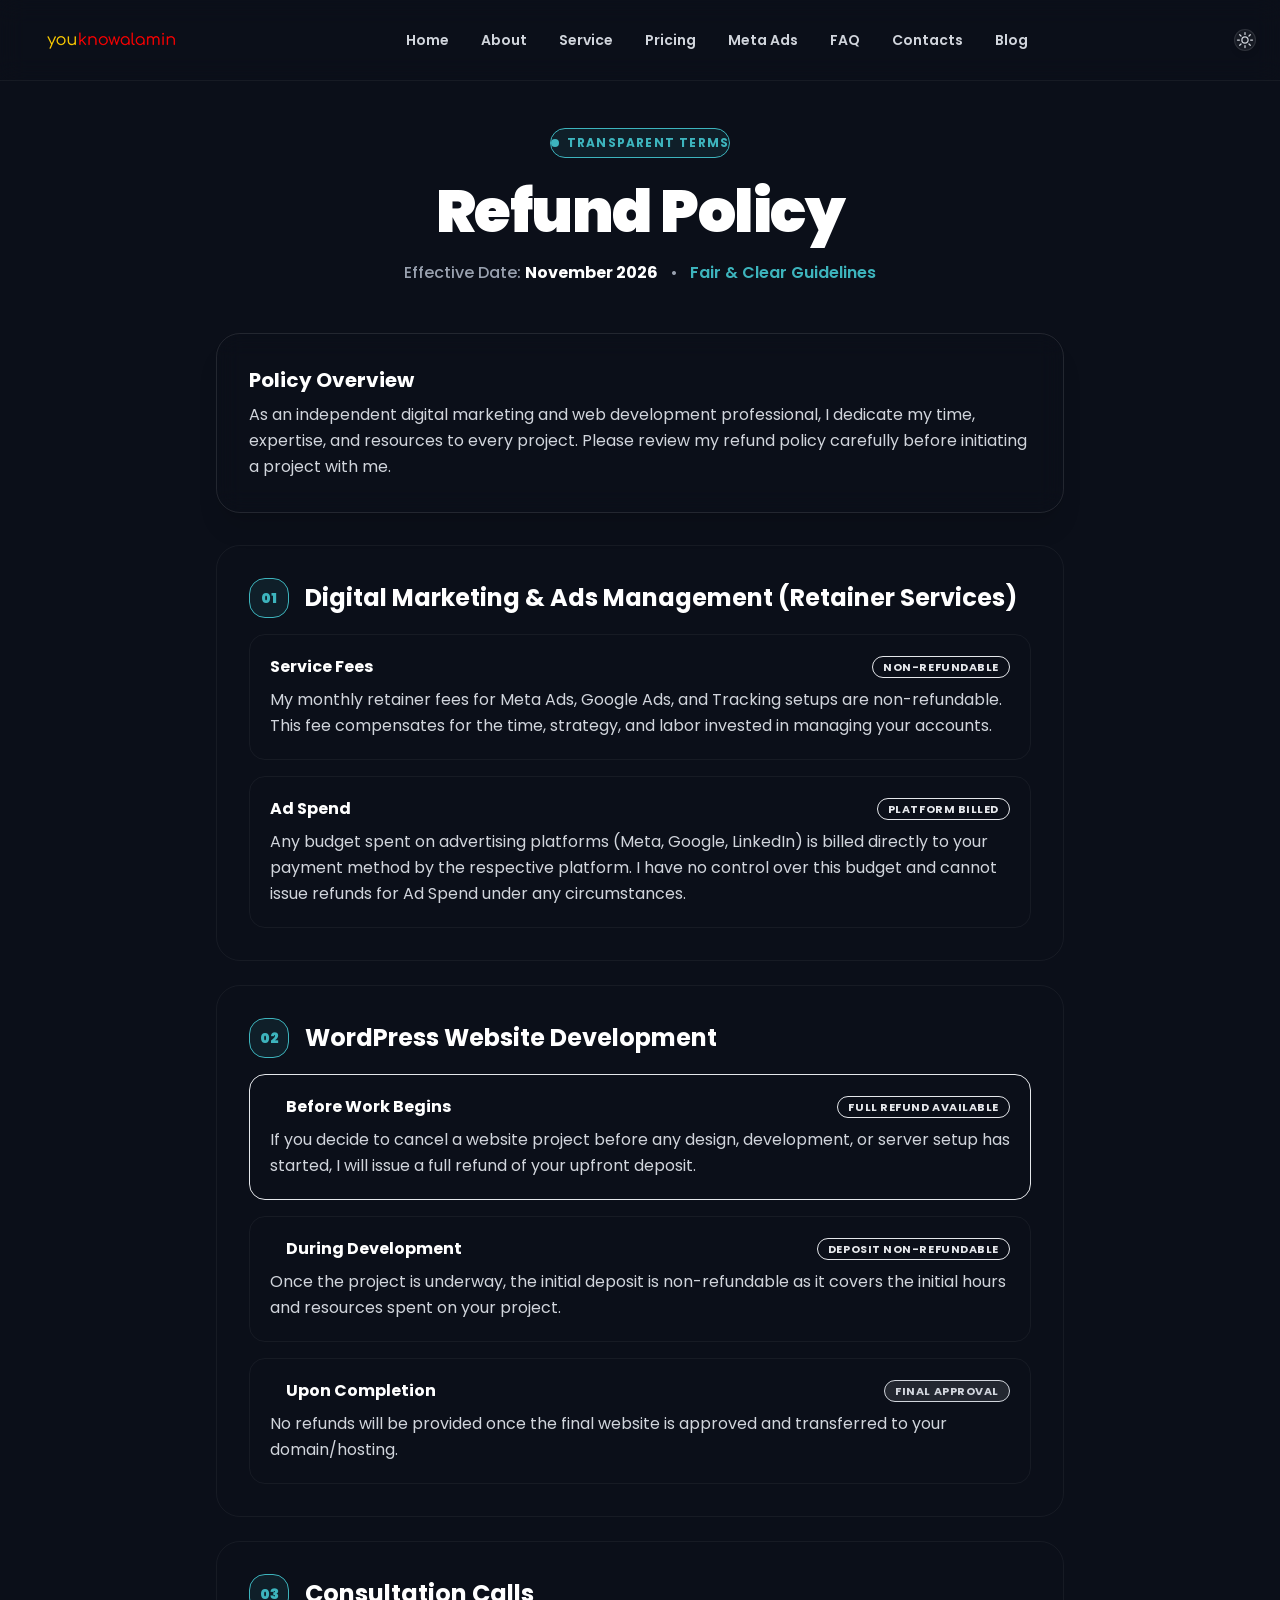
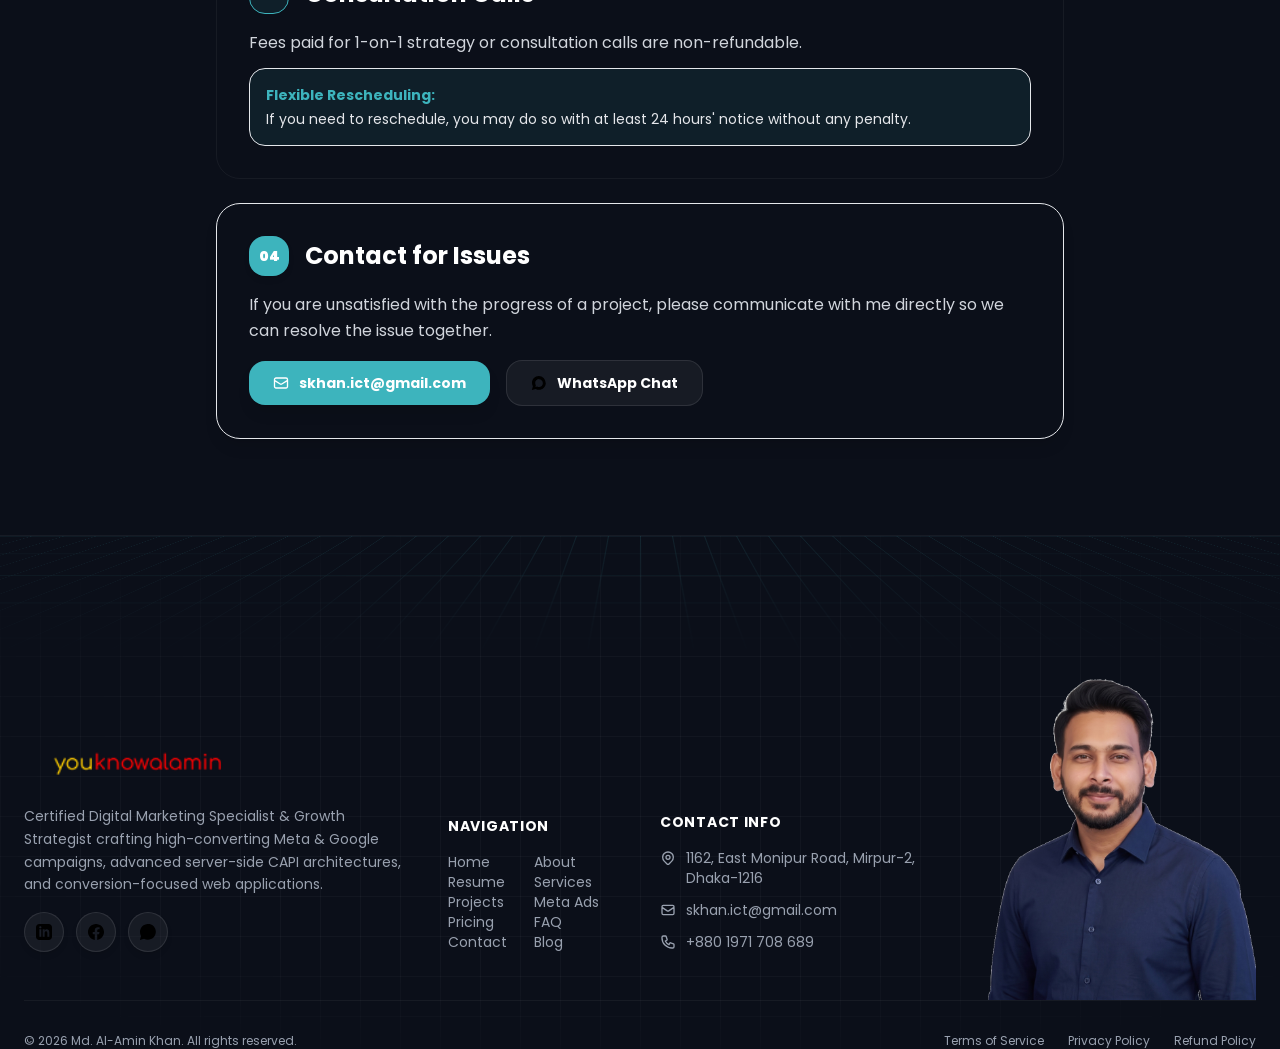
<file: refund-policy.html>
﻿<!DOCTYPE html>
<html lang="en" class="scroll-smooth">

<head>
  <meta charset="UTF-8" />
  <meta name="viewport" content="width=device-width, initial-scale=1.0" />
  <title>Refund Policy | Al-Amin Khan</title>
  <meta name="description" content="Review the transparent Refund Policy for digital marketing retainers, ad management services, and WordPress website development by Al-Amin Khan." />
  <meta name="keywords" content="Refund Policy, Al-Amin Khan, Digital Marketing Refunds, WordPress Development Refund, Retainer Agreement" />
  <meta name="author" content="Al-Amin Khan" />
  <meta name="robots" content="index, follow, max-image-preview:large" />
  <link rel="canonical" href="https://alaminkhan.com/refund-policy.html" />

  <!-- Open Graph -->
  <meta property="og:type" content="website" />
  <meta property="og:url" content="https://alaminkhan.com/refund-policy.html" />
  <meta property="og:title" content="Refund Policy | Al-Amin Khan" />
  <meta property="og:description" content="Review the transparent Refund Policy for digital marketing retainers, ad management services, and WordPress website development by Al-Amin Khan." />
  <meta property="og:image" content="https://alaminkhan.com/assets/profile.png" />
  <meta property="og:site_name" content="Al-Amin Khan Portfolio" />

  <!-- Twitter -->
  <meta name="twitter:card" content="summary" />
  <meta name="twitter:title" content="Refund Policy | Al-Amin Khan" />
  <meta name="twitter:description" content="Review the transparent Refund Policy for digital marketing retainers, ad management services, and WordPress website development by Al-Amin Khan." />
  <meta name="twitter:image" content="https://alaminkhan.com/assets/profile.png" />

  <!-- Structured Data (JSON-LD) -->
  <script type="application/ld+json">
  {
    "@context": "https://schema.org",
    "@type": "WebPage",
    "name": "Refund Policy | Al-Amin Khan",
    "url": "https://alaminkhan.com/refund-policy.html",
    "description": "Review the transparent Refund Policy for digital marketing retainers, ad management services, and WordPress website development by Al-Amin Khan.",
    "publisher": {
      "@type": "Person",
      "name": "Al-Amin Khan",
      "url": "https://alaminkhan.com"
    }
  }
  </script>
  <link rel="icon" type="image/png" href="/assets/favicon.png?v=25" />
  <link rel="stylesheet" crossorigin href="/assets/index-BLFZnpvq.css?v=260">

  <style>
    :root {
      --color-accent: #3db4bd;
      --color-accent-secondary: #00c6ff;
    }

    body {
      background-color: #0b0f19;
      color: #e5e7eb;
      font-family: 'Poppins', sans-serif;
      overflow-x: hidden;
    }

    /* Keyframe Animations */
    @keyframes fadeInUp {
      from {
        opacity: 0;
        transform: translateY(24px);
      }
      to {
        opacity: 1;
        transform: translateY(0);
      }
    }

    @keyframes pulseGlow {
      0%, 100% {
        opacity: 0.35;
        transform: scale(1);
      }
      50% {
        opacity: 0.6;
        transform: scale(1.08);
      }
    }

    .ambient-glow {
      animation: pulseGlow 8s ease-in-out infinite;
    }

    .fade-in-entry {
      animation: fadeInUp 0.7s cubic-bezier(0.16, 1, 0.3, 1) forwards;
    }

    /* Scroll reveal cards */
    .policy-card {
      opacity: 0;
      transform: translateY(28px);
      transition: opacity 0.6s cubic-bezier(0.16, 1, 0.3, 1), transform 0.6s cubic-bezier(0.16, 1, 0.3, 1), border-color 0.3s ease, box-shadow 0.3s ease;
      will-change: opacity, transform;
    }

    .policy-card.revealed {
      opacity: 1;
      transform: translateY(0);
    }

    .policy-card:hover {
      border-color: rgba(61, 180, 189, 0.45);
      box-shadow: 0 16px 36px -10px rgba(61, 180, 189, 0.15);
      transform: translateY(-4px);
    }
      /* Light Mode Comprehensive Support */
    body.light-mode {
      background-color: #f8fafc !important;
      color: #1e293b !important;
    }
    body.light-mode h1,
    body.light-mode h2,
    body.light-mode h3 {
      color: #0f172a !important;
    }
    body.light-mode p {
      color: #475569 !important;
    }
    body.light-mode .policy-card {
      background-color: #ffffff !important;
      border-color: #e2e8f0 !important;
      color: #1e293b !important;
      box-shadow: 0 10px 30px rgba(0, 0, 0, 0.05) !important;
    }
    body.light-mode #main-header {
      background-color: rgba(255, 255, 255, 0.96) !important;
      border-color: #e2e8f0 !important;
    }
    body.light-mode #main-header nav a,
    body.light-mode #mobile-drawer a {
      color: #334155 !important;
    }
    body.light-mode #main-header nav a:hover,
    body.light-mode #mobile-drawer a:hover {
      color: #0891b2 !important;
    }
    body.light-mode #mobile-drawer {
      background-color: #ffffff !important;
      border-color: #e2e8f0 !important;
    }
    body.light-mode footer {
      background-color: #f1f5f9 !important;
      border-color: #e2e8f0 !important;
    }
    body.light-mode footer span,
    body.light-mode footer a {
      color: #475569 !important;
    }
        /* Full Footer Styles */
      .perspective-grid-net {
        position: absolute;
        top: 0;
        left: 0;
        right: 0;
        height: 140px;
        background-image: 
          linear-gradient(to right, rgba(61, 180, 189, 0.12) 1px, transparent 1px),
          linear-gradient(to bottom, rgba(61, 180, 189, 0.12) 1px, transparent 1px);
        background-size: 32px 32px;
        transform: perspective(300px) rotateX(60deg);
        transform-origin: top center;
        mask-image: linear-gradient(to bottom, rgba(0,0,0,1) 0%, rgba(0,0,0,0) 100%);
        -webkit-mask-image: linear-gradient(to bottom, rgba(0,0,0,1) 0%, rgba(0,0,0,0) 100%);
        pointer-events: none;
      }
      .cyber-grid-pattern {
        background-image: 
          linear-gradient(to right, rgba(255, 255, 255, 0.03) 1px, transparent 1px),
          linear-gradient(to bottom, rgba(255, 255, 255, 0.03) 1px, transparent 1px);
        background-size: 40px 40px;
        pointer-events: none;
      }
      #footer img[src*="footer-portrait"] {
      height: 440px !important;
      max-height: 460px !important;
      width: auto !important;
      max-width: 100% !important;
      object-fit: contain !important;
      object-position: bottom !important;
      margin-bottom: -48px !important;
    }
    @media (max-width: 1280px) {
      #footer img[src*="footer-portrait"] {
        height: 400px !important;
        max-height: 420px !important;
      }
    }
    @media (max-width: 1024px) {
      #footer img[src*="footer-portrait"] {
        height: 360px !important;
        max-height: 380px !important;
        margin-bottom: -36px !important;
      }
    }
    @media (max-width: 640px) {
      #footer img[src*="footer-portrait"] {
        height: 280px !important;
        max-height: 300px !important;
        margin-bottom: -24px !important;
      }
    }
      body.light-mode #footer {
        background-color: #f8fafc !important;
        border-color: #e2e8f0 !important;
      }
      body.light-mode #footer h4 {
        color: #0f172a !important;
      }
      body.light-mode #footer p,
      body.light-mode #footer a,
      body.light-mode #footer span,
      body.light-mode #footer div {
        color: #475569;
      }
      body.light-mode #footer a:hover {
        color: #0891b2 !important;
      }
      body.light-mode .perspective-grid-net {
        background-image: 
          linear-gradient(to right, rgba(8, 145, 178, 0.1) 1px, transparent 1px),
          linear-gradient(to bottom, rgba(8, 145, 178, 0.1) 1px, transparent 1px);
      }
</style>
</head>

<body class="min-h-screen flex flex-col justify-between selection:bg-accent/30 selection:text-white relative">

  <!-- Ambient background glow lights -->
  <div class="fixed top-10 left-1/2 -translate-x-1/2 w-[700px] h-[350px] bg-[#3db4bd]/10 rounded-full blur-[140px] pointer-events-none -z-10 ambient-glow"></div>
  <div class="fixed bottom-10 right-10 w-[500px] h-[300px] bg-cyan-500/10 rounded-full blur-[140px] pointer-events-none -z-10 ambient-glow" style="animation-delay: -4s;"></div>

    <!-- Fixed Sticky Header: identical on all pages -->
  <header id="main-header" class="fixed top-0 left-0 right-0 z-50 transition-all duration-300 backdrop-blur-md bg-[#0b0f19]/85 border-b border-white/5">
    <div class="max-w-7xl mx-auto px-6 h-20 flex items-center justify-between">
      
      <!-- Logo -->
      <a href="/#home" class="flex items-center gap-3 group">
        <img src="/assets/logo.png?v=7" alt="Al-Amin Khan Logo" class="h-10 w-auto object-contain transition-transform duration-300 group-hover:scale-105" />
      </a>

      <!-- Desktop Navigation: Home, About, Service, Pricing, Meta Ads, Contacts, Blog -->
      <nav class="hidden lg:flex items-center gap-8 text-sm font-semibold text-gray-300">
        <a href="/#home" class="hover:text-accent transition-colors">Home</a>
        <a href="/#about" class="hover:text-accent transition-colors">About</a>
        <a href="/#services" class="hover:text-accent transition-colors">Service</a>
        <a href="/#pricing" class="hover:text-accent transition-colors">Pricing</a>
        <a href="/#meta-ads" class="hover:text-accent transition-colors">Meta Ads</a>
        <a href="/#faq" class="hover:text-accent transition-colors">FAQ</a>
        <a href="/#contact" class="hover:text-accent transition-colors">Contacts</a>
        <a href="/#blog" class="hover:text-accent transition-colors">Blog</a>
      </nav>

      <!-- Right Controls: Day / Night Option & Mobile Drawer Button -->
      <div class="flex items-center gap-4">
        <!-- Day / Night Theme Toggle Button -->
        <button id="theme-toggle-btn" type="button" aria-label="Toggle Day / Night Mode" title="Toggle Day / Night Mode" class="p-2.5 rounded-full bg-white/5 border border-white/10 hover:border-accent text-gray-300 hover:text-accent transition-all duration-300 shadow-md">
          <svg xmlns="http://www.w3.org/2000/svg" fill="none" viewBox="0 0 24 24" stroke-width="1.5" stroke="currentColor" class="w-5 h-5"><path stroke-linecap="round" stroke-linejoin="round" d="M12 3v2.25m6.364.386-1.591 1.591M21 12h-2.25m-.386 6.364-1.591-1.591M12 18.75V21m-4.773-4.227-1.591 1.591M5.25 12H3m4.227-4.773L5.636 5.636M15.75 12a3.75 3.75 0 1 1-7.5 0 3.75 3.75 0 0 1 7.5 0Z" /></svg>
        </button>

        <!-- Mobile Hamburger Toggle Button -->
        <button id="mobile-menu-toggle" type="button" aria-label="Open Navigation Menu" class="lg:hidden p-2 text-gray-300 hover:text-white">
          <svg xmlns="http://www.w3.org/2000/svg" fill="none" viewBox="0 0 24 24" stroke-width="1.5" stroke="currentColor" class="w-6 h-6"><path stroke-linecap="round" stroke-linejoin="round" d="M3.75 6.75h16.5M3.75 12h16.5m-16.5 5.25h16.5" /></svg>
        </button>
      </div>
    </div>

    <!-- Mobile Drawer -->
    <div id="mobile-drawer" class="lg:hidden hidden bg-[#0b0f19] border-b border-white/10 px-6 py-6 transition-all duration-300">
      <div class="flex flex-col gap-4 text-base font-medium text-gray-200">
        <a href="/#home" class="mobile-nav-link hover:text-accent py-1 font-semibold">Home</a>
        <a href="/#about" class="mobile-nav-link hover:text-accent py-1 font-semibold">About</a>
        <a href="/#services" class="mobile-nav-link hover:text-accent py-1 font-semibold">Service</a>
        <a href="/#pricing" class="mobile-nav-link hover:text-accent py-1 font-semibold">Pricing</a>
        <a href="/#meta-ads" class="mobile-nav-link hover:text-accent py-1 font-semibold">Meta Ads</a>
        <a href="/#faq" class="mobile-nav-link hover:text-accent py-1 font-semibold">FAQ</a>
        <a href="/#contact" class="mobile-nav-link hover:text-accent py-1 font-semibold">Contacts</a>
        <a href="/#blog" class="mobile-nav-link hover:text-accent py-1 font-semibold">Blog</a>
        <div class="pt-3 border-t border-white/10 flex items-center justify-between">
          <span class="text-sm text-gray-400">Day / Night Mode</span>
          <button id="mobile-theme-toggle" type="button" aria-label="Toggle Theme" class="p-2 rounded-full bg-white/5 border border-white/10 text-gray-300 hover:text-accent">
            <svg xmlns="http://www.w3.org/2000/svg" fill="none" viewBox="0 0 24 24" stroke-width="1.5" stroke="currentColor" class="w-5 h-5"><path stroke-linecap="round" stroke-linejoin="round" d="M12 3v2.25m6.364.386-1.591 1.591M21 12h-2.25m-.386 6.364-1.591-1.591M12 18.75V21m-4.773-4.227-1.591 1.591M5.25 12H3m4.227-4.773L5.636 5.636M15.75 12a3.75 3.75 0 1 1-7.5 0 3.75 3.75 0 0 1 7.5 0Z" /></svg>
          </button>
        </div>
      </div>
    </div>
  </header>

  <!-- Main Content Container -->
  <main class="pt-32 pb-24 px-6 max-w-4xl mx-auto flex-grow w-full relative z-10">

    <!-- Hero Header -->
    <div class="mb-12 text-center md:text-left fade-in-entry">
      <div class="inline-flex items-center gap-2 px-3.5 py-1.5 rounded-full bg-accent/10 border border-accent/25 text-accent text-xs font-bold uppercase tracking-widest mb-4">
        <span class="w-2 h-2 rounded-full bg-accent animate-ping"></span>
        <span>Transparent Terms</span>
      </div>
      <h1 class="text-4xl md:text-6xl font-black text-white tracking-tight leading-tight">
        Refund Policy
      </h1>
      <p class="text-sm md:text-base text-gray-400 mt-3 font-medium flex items-center justify-center md:justify-start gap-3">
        <span>Effective Date: <strong class="text-white">November 2026</strong></span>
        <span class="text-white/20">•</span>
        <span class="text-accent font-semibold">Fair & Clear Guidelines</span>
      </p>
    </div>

    <!-- Intro Card -->
    <div class="policy-card bg-[#121824]/90 border border-white/10 rounded-3xl p-6 md:p-8 mb-8 shadow-xl relative overflow-hidden backdrop-blur-md">
      <div class="absolute top-0 left-0 right-0 h-1 bg-gradient-to-r from-accent via-cyan-400 to-transparent"></div>
      <div class="flex items-start gap-4">
        <div class="p-3 rounded-2xl bg-accent/10 text-accent shrink-0 hidden sm:block">
          <svg xmlns="http://www.w3.org/2000/svg" fill="none" viewBox="0 0 24 24" stroke-width="2" stroke="currentColor" class="w-6 h-6">
            <path stroke-linecap="round" stroke-linejoin="round" d="M12 6v12m-3-2.818.879.659c1.171.879 3.07.879 4.242 0 1.172-.879 1.172-2.303 0-3.182C13.536 12.219 12.768 12 12 12c-.725 0-1.45-.22-2.003-.659-1.106-.879-1.106-2.303 0-3.182s2.9-.879 4.006 0l.415.33M21 12a9 9 0 1 1-18 0 9 9 0 0 1 18 0Z" />
          </svg>
        </div>
        <div>
          <h2 class="text-xl font-bold text-white mb-2">Policy Overview</h2>
          <p class="text-gray-300 text-sm md:text-base leading-relaxed">
            As an independent digital marketing and web development professional, I dedicate my time, expertise, and resources to every project. Please review my refund policy carefully before initiating a project with me.
          </p>
        </div>
      </div>
    </div>

    <!-- Policy Sections Cards -->
    <div class="space-y-6">

      <!-- 1. Digital Marketing & Ads Management (Retainer Services) -->
      <section class="policy-card bg-[#121824] border border-white/5 rounded-3xl p-6 md:p-8 transition-all duration-300 relative">
        <div class="flex items-center gap-4 mb-4">
          <span class="w-10 h-10 rounded-2xl bg-accent/10 border border-accent/30 text-accent font-black text-sm flex items-center justify-center shrink-0">
            01
          </span>
          <h3 class="text-xl md:text-2xl font-bold text-white">Digital Marketing & Ads Management (Retainer Services)</h3>
        </div>
        
        <div class="pl-0 md:pl-14 space-y-4">
          <!-- Service Fees -->
          <div class="p-5 rounded-2xl bg-white/[0.03] border border-white/5 hover:border-accent/30 transition-all">
            <div class="flex flex-wrap items-center justify-between gap-2 mb-2">
              <h4 class="text-base font-bold text-white">Service Fees</h4>
              <span class="text-[11px] font-bold px-2.5 py-0.5 rounded-full bg-amber-500/15 text-amber-300 border border-amber-500/30 uppercase tracking-wider">
                Non-Refundable
              </span>
            </div>
            <p class="text-gray-300 text-sm md:text-base leading-relaxed">
              My monthly retainer fees for Meta Ads, Google Ads, and Tracking setups are non-refundable. This fee compensates for the time, strategy, and labor invested in managing your accounts.
            </p>
          </div>

          <!-- Ad Spend -->
          <div class="p-5 rounded-2xl bg-white/[0.03] border border-white/5 hover:border-accent/30 transition-all">
            <div class="flex flex-wrap items-center justify-between gap-2 mb-2">
              <h4 class="text-base font-bold text-white">Ad Spend</h4>
              <span class="text-[11px] font-bold px-2.5 py-0.5 rounded-full bg-red-500/15 text-red-300 border border-red-500/30 uppercase tracking-wider">
                Platform Billed
              </span>
            </div>
            <p class="text-gray-300 text-sm md:text-base leading-relaxed">
              Any budget spent on advertising platforms (Meta, Google, LinkedIn) is billed directly to your payment method by the respective platform. I have no control over this budget and cannot issue refunds for Ad Spend under any circumstances.
            </p>
          </div>
        </div>
      </section>

      <!-- 2. WordPress Website Development -->
      <section class="policy-card bg-[#121824] border border-white/5 rounded-3xl p-6 md:p-8 transition-all duration-300 relative">
        <div class="flex items-center gap-4 mb-4">
          <span class="w-10 h-10 rounded-2xl bg-accent/10 border border-accent/30 text-accent font-black text-sm flex items-center justify-center shrink-0">
            02
          </span>
          <h3 class="text-xl md:text-2xl font-bold text-white">WordPress Website Development</h3>
        </div>
        
        <div class="pl-0 md:pl-14 space-y-4">
          <!-- Before Work Begins -->
          <div class="p-5 rounded-2xl bg-emerald-500/5 border border-emerald-500/20 hover:border-emerald-500/40 transition-all">
            <div class="flex flex-wrap items-center justify-between gap-2 mb-2">
              <div class="flex items-center gap-2">
                <span class="w-2 h-2 rounded-full bg-emerald-400"></span>
                <h4 class="text-base font-bold text-white">Before Work Begins</h4>
              </div>
              <span class="text-[11px] font-bold px-2.5 py-0.5 rounded-full bg-emerald-500/15 text-emerald-300 border border-emerald-500/30 uppercase tracking-wider">
                Full Refund Available
              </span>
            </div>
            <p class="text-gray-300 text-sm md:text-base leading-relaxed">
              If you decide to cancel a website project before any design, development, or server setup has started, I will issue a full refund of your upfront deposit.
            </p>
          </div>

          <!-- During Development -->
          <div class="p-5 rounded-2xl bg-white/[0.03] border border-white/5 hover:border-accent/30 transition-all">
            <div class="flex flex-wrap items-center justify-between gap-2 mb-2">
              <div class="flex items-center gap-2">
                <span class="w-2 h-2 rounded-full bg-amber-400"></span>
                <h4 class="text-base font-bold text-white">During Development</h4>
              </div>
              <span class="text-[11px] font-bold px-2.5 py-0.5 rounded-full bg-amber-500/15 text-amber-300 border border-amber-500/30 uppercase tracking-wider">
                Deposit Non-Refundable
              </span>
            </div>
            <p class="text-gray-300 text-sm md:text-base leading-relaxed">
              Once the project is underway, the initial deposit is non-refundable as it covers the initial hours and resources spent on your project.
            </p>
          </div>

          <!-- Upon Completion -->
          <div class="p-5 rounded-2xl bg-white/[0.03] border border-white/5 hover:border-accent/30 transition-all">
            <div class="flex flex-wrap items-center justify-between gap-2 mb-2">
              <div class="flex items-center gap-2">
                <span class="w-2 h-2 rounded-full bg-gray-400"></span>
                <h4 class="text-base font-bold text-white">Upon Completion</h4>
              </div>
              <span class="text-[11px] font-bold px-2.5 py-0.5 rounded-full bg-white/10 text-gray-300 border border-white/15 uppercase tracking-wider">
                Final Approval
              </span>
            </div>
            <p class="text-gray-300 text-sm md:text-base leading-relaxed">
              No refunds will be provided once the final website is approved and transferred to your domain/hosting.
            </p>
          </div>
        </div>
      </section>

      <!-- 3. Consultation Calls -->
      <section class="policy-card bg-[#121824] border border-white/5 rounded-3xl p-6 md:p-8 transition-all duration-300 relative">
        <div class="flex items-center gap-4 mb-4">
          <span class="w-10 h-10 rounded-2xl bg-accent/10 border border-accent/30 text-accent font-black text-sm flex items-center justify-center shrink-0">
            03
          </span>
          <h3 class="text-xl md:text-2xl font-bold text-white">Consultation Calls</h3>
        </div>
        <div class="pl-0 md:pl-14 space-y-3">
          <p class="text-gray-300 text-sm md:text-base leading-relaxed">
            Fees paid for 1-on-1 strategy or consultation calls are non-refundable.
          </p>
          <div class="p-4 rounded-2xl bg-accent/10 border border-accent/30 text-gray-200 text-sm">
            <strong class="text-accent block mb-1">Flexible Rescheduling:</strong>
            If you need to reschedule, you may do so with at least 24 hours' notice without any penalty.
          </div>
        </div>
      </section>

      <!-- 4. Contact for Issues -->
      <section class="policy-card bg-gradient-to-br from-[#121824] to-[#151d2c] border border-accent/25 rounded-3xl p-6 md:p-8 transition-all duration-300 relative shadow-lg shadow-accent/5">
        <div class="flex items-center gap-4 mb-4">
          <span class="w-10 h-10 rounded-2xl bg-accent text-white font-black text-sm flex items-center justify-center shrink-0 shadow-md shadow-accent/30">
            04
          </span>
          <h3 class="text-xl md:text-2xl font-bold text-white">Contact for Issues</h3>
        </div>
        <div class="text-gray-300 text-sm md:text-base leading-relaxed pl-0 md:pl-14 space-y-4">
          <p>
            If you are unsatisfied with the progress of a project, please communicate with me directly so we can resolve the issue together.
          </p>
          <div class="flex flex-wrap items-center gap-4 pt-2">
            <a href="mailto:skhan.ict@gmail.com"
              class="inline-flex items-center gap-2.5 px-6 py-3 rounded-2xl bg-accent text-white font-bold text-sm shadow-lg shadow-accent/30 hover:opacity-95 hover:scale-[1.02] transition-all">
              <svg xmlns="http://www.w3.org/2000/svg" fill="none" viewBox="0 0 24 24" stroke-width="2" stroke="currentColor" class="w-4 h-4">
                <path stroke-linecap="round" stroke-linejoin="round" d="M21.75 6.75v10.5a2.25 2.25 0 0 1-2.25 2.25h-15a2.25 2.25 0 0 1-2.25-2.25V6.75m19.5 0A2.25 2.25 0 0 0 19.5 4.5h-15a2.25 2.25 0 0 0-2.25 2.25m19.5 0v.243a2.25 2.25 0 0 1-1.07 1.916l-7.5 4.615a2.25 2.25 0 0 1-2.36 0L3.32 8.91a2.25 2.25 0 0 1-1.07-1.916V6.75" />
              </svg>
              <span>skhan.ict@gmail.com</span>
            </a>
            <a href="https://wa.me/8801971708689" target="_blank" rel="noopener"
              class="inline-flex items-center gap-2.5 px-6 py-3 rounded-2xl bg-white/5 border border-white/10 hover:border-accent text-white font-bold text-sm hover:scale-[1.02] transition-all">
              <svg class="w-4 h-4 fill-current text-[#25D366]" viewBox="0 0 24 24">
                <path d="M12.031 6.172c-3.181 0-5.767 2.586-5.768 5.766-.001 1.298.38 2.27 1.019 3.287l-.711 2.598 2.664-.698c.993.541 1.94.828 2.796.829 3.184 0 5.77-2.587 5.771-5.766.001-3.181-2.585-5.766-5.771-5.766zm10.155 5.766c-.002 5.617-4.57 10.184-10.186 10.184-1.787 0-3.486-.466-4.975-1.282l-5.695 1.493 1.523-5.556c-.902-1.537-1.378-3.307-1.378-5.127.002-5.617 4.57-10.185 10.186-10.185 5.618 0 10.185 4.568 10.185 10.185z"/>
              </svg>
              <span>WhatsApp Chat</span>
            </a>
          </div>
        </div>
      </section>

    </div>
  </main>

    <!-- FOOTER: Identical across all pages -->
    <!-- FOOTER (Full 4-Column Cyber-Net Footer Matching Homepage) -->
  <footer id="footer" class="relative pt-16 pb-10 px-6 border-t border-white/5 bg-[#080d1a] overflow-hidden">
    <!-- Top perspective cyber net grid lines -->
    <div class="perspective-grid-net"></div>
    <div class="cyber-grid-pattern absolute inset-0 pointer-events-none opacity-25"></div>

    <div class="max-w-7xl mx-auto relative z-10">
      <div class="grid grid-cols-1 md:grid-cols-2 lg:grid-cols-12 gap-10 items-end pb-12">
        
        <!-- Column 1: Brand Info & Bio & Socials (lg:col-span-4) -->
        <div class="lg:col-span-4 space-y-4">
          <div class="flex items-center gap-3">
            <a href="/#home"><img src="/assets/logo.png?v=7" alt="Al-Amin Khan Logo" class="h-10 w-auto object-contain" /></a>
          </div>
          <p class="text-xs sm:text-sm text-gray-400 leading-relaxed max-w-sm">
            Certified Digital Marketing Specialist & Growth Strategist crafting high-converting Meta & Google campaigns, advanced server-side CAPI architectures, and conversion-focused web applications.
          </p>
          <!-- Circular Social Icon Buttons -->
          <div class="flex items-center gap-3 pt-2">
            <a href="https://www.linkedin.com/in/al-aminkhan/?locale=en" target="_blank" rel="noopener" aria-label="LinkedIn" class="w-10 h-10 rounded-full bg-white/5 border border-white/10 hover:border-cyan-400 hover:bg-cyan-500/15 flex items-center justify-center text-gray-300 hover:text-cyan-400 transition-all duration-300 shadow-md">
              <svg class="w-4 h-4 fill-current" viewBox="0 0 24 24"><path d="M19 0h-14c-2.761 0-5 2.239-5 5v14c0 2.761 2.239 5 5 5h14c2.762 0 5-2.239 5-5v-14c0-2.761-2.238-5-5-5zm-11 19h-3v-11h3v11zm-1.5-12.268c-.966 0-1.75-.79-1.75-1.764s.784-1.764 1.75-1.764 1.75.79 1.75 1.764-.783 1.764-1.75 1.764zm13.5 12.268h-3v-5.604c0-3.368-4-3.113-4 0v5.604h-3v-11h3v1.765c1.396-2.586 7-2.777 7 2.476v6.759z"/></svg>
            </a>
            <a href="https://www.facebook.com/mohammad.shaon.al.amin.2025/" target="_blank" rel="noopener" aria-label="Facebook" class="w-10 h-10 rounded-full bg-white/5 border border-white/10 hover:border-cyan-400 hover:bg-cyan-500/15 flex items-center justify-center text-gray-300 hover:text-cyan-400 transition-all duration-300 shadow-md">
              <svg class="w-4 h-4 fill-current" viewBox="0 0 24 24"><path d="M24 12.073c0-6.627-5.373-12-12-12s-12 5.373-12 12c0 5.99 4.388 10.954 10.125 11.854v-8.385H7.078v-3.47h3.047V9.43c0-3.007 1.792-4.669 4.533-4.669 1.312 0 2.686.235 2.686.235v2.953H15.83c-1.491 0-1.956.925-1.956 1.874v2.25h3.328l-.532 3.47h-2.796v8.385C19.612 23.027 24 18.062 24 12.073z"/></svg>
            </a>
            <a href="https://wa.me/8801971708689" target="_blank" rel="noopener" aria-label="WhatsApp" class="w-10 h-10 rounded-full bg-white/5 border border-white/10 hover:border-emerald-400 hover:bg-emerald-500/15 flex items-center justify-center text-gray-300 hover:text-emerald-400 transition-all duration-300 shadow-md">
              <svg class="w-4 h-4 fill-current" viewBox="0 0 24 24"><path d="M12.031 6.172c-3.181 0-5.767 2.586-5.768 5.766-.001 1.298.38 2.27 1.019 3.287l-.582 2.128 2.182-.573c.978.58 1.911.928 3.145.929 3.178 0 5.767-2.587 5.768-5.766.001-3.187-2.575-5.77-5.764-5.771zm3.392 8.244c-.144.405-.837.774-1.17.824-.299.045-.677.063-1.092-.069-.252-.08-.575-.187-.988-.365-1.739-.751-2.874-2.502-2.961-2.617-.087-.116-.708-.94-.708-1.793s.448-1.273.607-1.446c.159-.173.346-.217.462-.217l.332.006c.106.005.249-.04.39.298.144.347.491 1.2.534 1.287.043.087.072.188.014.304-.058.116-.087.188-.173.289l-.26.304c-.087.086-.177.18-.076.354.101.174.449.741.964 1.201.662.591 1.221.774 1.394.86s.275.072.376-.043c.101-.116.433-.506.549-.68.116-.173.231-.145.39-.087s1.011.477 1.184.564.289.13.332.202c.045.072.045.419-.1.824zm-3.423-14.416c-6.627 0-12 5.373-12 12 0 2.13.56 4.129 1.536 5.867l-1.636 5.973 6.136-1.61c1.701.928 3.649 1.455 5.719 1.455 6.627 0 12-5.373 12-12 0-6.627-5.373-12-12-12z"/></svg>
            </a>
          </div>
        </div>

        <!-- Column 2: Navigation (2 sub-columns, lg:col-span-2) -->
        <div class="lg:col-span-2 space-y-4">
          <h4 class="text-sm font-bold text-white uppercase tracking-wider">Navigation</h4>
          <div class="grid grid-cols-2 gap-x-6 gap-y-2.5 text-xs sm:text-sm text-gray-400">
            <a href="/#home" class="hover:text-cyan-400 transition-colors">Home</a>
            <a href="/#about" class="hover:text-cyan-400 transition-colors">About</a>
            <a href="/#resume" class="hover:text-cyan-400 transition-colors">Resume</a>
            <a href="/#services" class="hover:text-cyan-400 transition-colors">Services</a>
            <a href="/#projects" class="hover:text-cyan-400 transition-colors">Projects</a>
            <a href="/#meta-ads" class="hover:text-cyan-400 transition-colors">Meta Ads</a>
            <a href="/#pricing" class="hover:text-cyan-400 transition-colors">Pricing</a>
            <a href="/#faq" class="hover:text-cyan-400 transition-colors">FAQ</a>
            <a href="/#contact" class="hover:text-cyan-400 transition-colors">Contact</a>
            <a href="/#blog" class="hover:text-cyan-400 transition-colors">Blog</a>
          </div>
        </div>

        <!-- Column 3: Contact Info (lg:col-span-3) -->
        <div class="lg:col-span-3 space-y-4">
          <h4 class="text-sm font-bold text-white uppercase tracking-wider">Contact Info</h4>
          <div class="space-y-3 text-xs sm:text-sm text-gray-400">
            <div class="flex items-start gap-2.5">
              <svg class="w-4 h-4 text-cyan-400 shrink-0 mt-0.5" fill="none" stroke="currentColor" viewBox="0 0 24 24"><path stroke-linecap="round" stroke-linejoin="round" stroke-width="2" d="M17.657 16.657L13.414 20.9a1.998 1.998 0 01-2.827 0l-4.244-4.243a8 8 0 1111.314 0z"/><path stroke-linecap="round" stroke-linejoin="round" stroke-width="2" d="M15 11a3 3 0 11-6 0 3 3 0 016 0z"/></svg>
              <span>1162, East Monipur Road, Mirpur-2, Dhaka-1216</span>
            </div>
            <div class="flex items-center gap-2.5">
              <svg class="w-4 h-4 text-cyan-400 shrink-0" fill="none" stroke="currentColor" viewBox="0 0 24 24"><path stroke-linecap="round" stroke-linejoin="round" stroke-width="2" d="M3 8l7.89 5.26a2 2 0 002.22 0L21 8M5 19h14a2 2 0 002-2V7a2 2 0 00-2-2H5a2 2 0 00-2 2v10a2 2 0 002 2z"/></svg>
              <a href="mailto:skhan.ict@gmail.com" class="hover:text-cyan-400 transition-colors">skhan.ict@gmail.com</a>
            </div>
            <div class="flex items-center gap-2.5">
              <svg class="w-4 h-4 text-cyan-400 shrink-0" fill="none" stroke="currentColor" viewBox="0 0 24 24"><path stroke-linecap="round" stroke-linejoin="round" stroke-width="2" d="M3 5a2 2 0 012-2h3.28a1 1 0 01.948.684l1.498 4.493a1 1 0 01-.502 1.21l-2.257 1.13a11.042 11.042 0 005.516 5.516l1.13-2.257a1 1 0 011.21-.502l4.493 1.498a1 1 0 01.684.949V19a2 2 0 01-2 2h-1C9.716 21 3 14.284 3 6V5z"/></svg>
              <a href="tel:+8801971708689" class="hover:text-cyan-400 transition-colors">+880 1971 708 689</a>
            </div>
          </div>
        </div>

        <!-- Column 4: Portrait Photo Cutout (lg:col-span-3 - Bigger & Prominent) -->
        <div class="lg:col-span-3 flex justify-center lg:justify-end items-end h-full overflow-visible relative z-20">
          <div class="relative group">
            <img src="/assets/footer-portrait.png" alt="Al-Amin Khan" class="h-96 sm:h-[420px] md:h-[480px] lg:h-[540px] xl:h-[580px] w-auto max-w-full object-contain object-bottom -mb-12 transition-transform duration-500 group-hover:scale-105 drop-shadow-[0_20px_50px_rgba(0,0,0,0.95)] pointer-events-none select-none" />
          </div>
        </div>

      </div>

      <!-- Bottom bar with copyright and policy links -->
      <div class="pt-8 border-t border-white/5 flex flex-col sm:flex-row items-center justify-between gap-4 text-xs text-gray-400">
        <div>
          &copy; 2026 Md. Al-Amin Khan. All rights reserved.
        </div>
        <div class="flex flex-wrap items-center gap-6">
          <a href="/terms-of-service.html" class="hover:text-cyan-400 transition-colors">Terms of Service</a>
          <a href="/privacy-policy.html" class="hover:text-cyan-400 transition-colors">Privacy Policy</a>
          <a href="/refund-policy.html" class="hover:text-cyan-400 transition-colors">Refund Policy</a>
        </div>
      </div>
    </div>
  </footer>

  <!-- Theme Toggle & Shared Scripts -->
  <script>
    (function () {
      const sunIcon = `<svg xmlns="http://www.w3.org/2000/svg" fill="none" viewBox="0 0 24 24" stroke-width="1.5" stroke="currentColor" class="w-5 h-5"><path stroke-linecap="round" stroke-linejoin="round" d="M12 3v2.25m6.364.386-1.591 1.591M21 12h-2.25m-.386 6.364-1.591-1.591M12 18.75V21m-4.773-4.227-1.591 1.591M5.25 12H3m4.227-4.773L5.636 5.636M15.75 12a3.75 3.75 0 1 1-7.5 0 3.75 3.75 0 0 1 7.5 0Z" /></svg>`;
      const moonIcon = `<svg xmlns="http://www.w3.org/2000/svg" fill="none" viewBox="0 0 24 24" stroke-width="1.5" stroke="currentColor" class="w-5 h-5"><path stroke-linecap="round" stroke-linejoin="round" d="M21.752 15.002A9.72 9.72 0 0 1 18 15.75c-5.385 0-9.75-4.365-9.75-9.75 0-1.33.266-2.597.748-3.752A9.753 9.753 0 0 0 3 11.25C3 16.635 7.365 21 12.75 21a9.753 9.753 0 0 0 9.002-5.998Z" /></svg>`;

      let isLight = localStorage.getItem('portfolio_theme') === 'light';
      function applyTheme() {
        if (isLight) {
          document.body.classList.add('light-mode');
        } else {
          document.body.classList.remove('light-mode');
        }
        const icon = isLight ? moonIcon : sunIcon;
        const btn = document.getElementById('theme-toggle-btn');
        const mBtn = document.getElementById('mobile-theme-toggle');
        if (btn) btn.innerHTML = icon;
        if (mBtn) mBtn.innerHTML = icon;
      }
      applyTheme();

      function toggleTheme() {
        isLight = !isLight;
        localStorage.setItem('portfolio_theme', isLight ? 'light' : 'dark');
        applyTheme();
      }

      document.addEventListener('DOMContentLoaded', function () {
        applyTheme();
        const btn = document.getElementById('theme-toggle-btn');
        const mBtn = document.getElementById('mobile-theme-toggle');
        if (btn) btn.addEventListener('click', toggleTheme);
        if (mBtn) mBtn.addEventListener('click', toggleTheme);

        const mToggle = document.getElementById('mobile-menu-toggle');
        const mDrawer = document.getElementById('mobile-drawer');
        if (mToggle && mDrawer) {
          mToggle.addEventListener('click', function () {
            mDrawer.classList.toggle('hidden');
          });
        }
      });
    })();
  </script>

  <!-- Scroll-Reveal Animation Script -->
  <script>
    document.addEventListener('DOMContentLoaded', function () {
      const observer = new IntersectionObserver((entries) => {
        entries.forEach((entry) => {
          if (entry.isIntersecting) {
            entry.target.classList.add('revealed');
            observer.unobserve(entry.target);
          }
        });
      }, {
        threshold: 0.1,
        rootMargin: '0px 0px -40px 0px'
      });

      document.querySelectorAll('.policy-card').forEach((el, index) => {
        el.style.transitionDelay = `${Math.min(index * 70, 350)}ms`;
        observer.observe(el);
      });
    });
  </script>
</body>

</html>
</file>
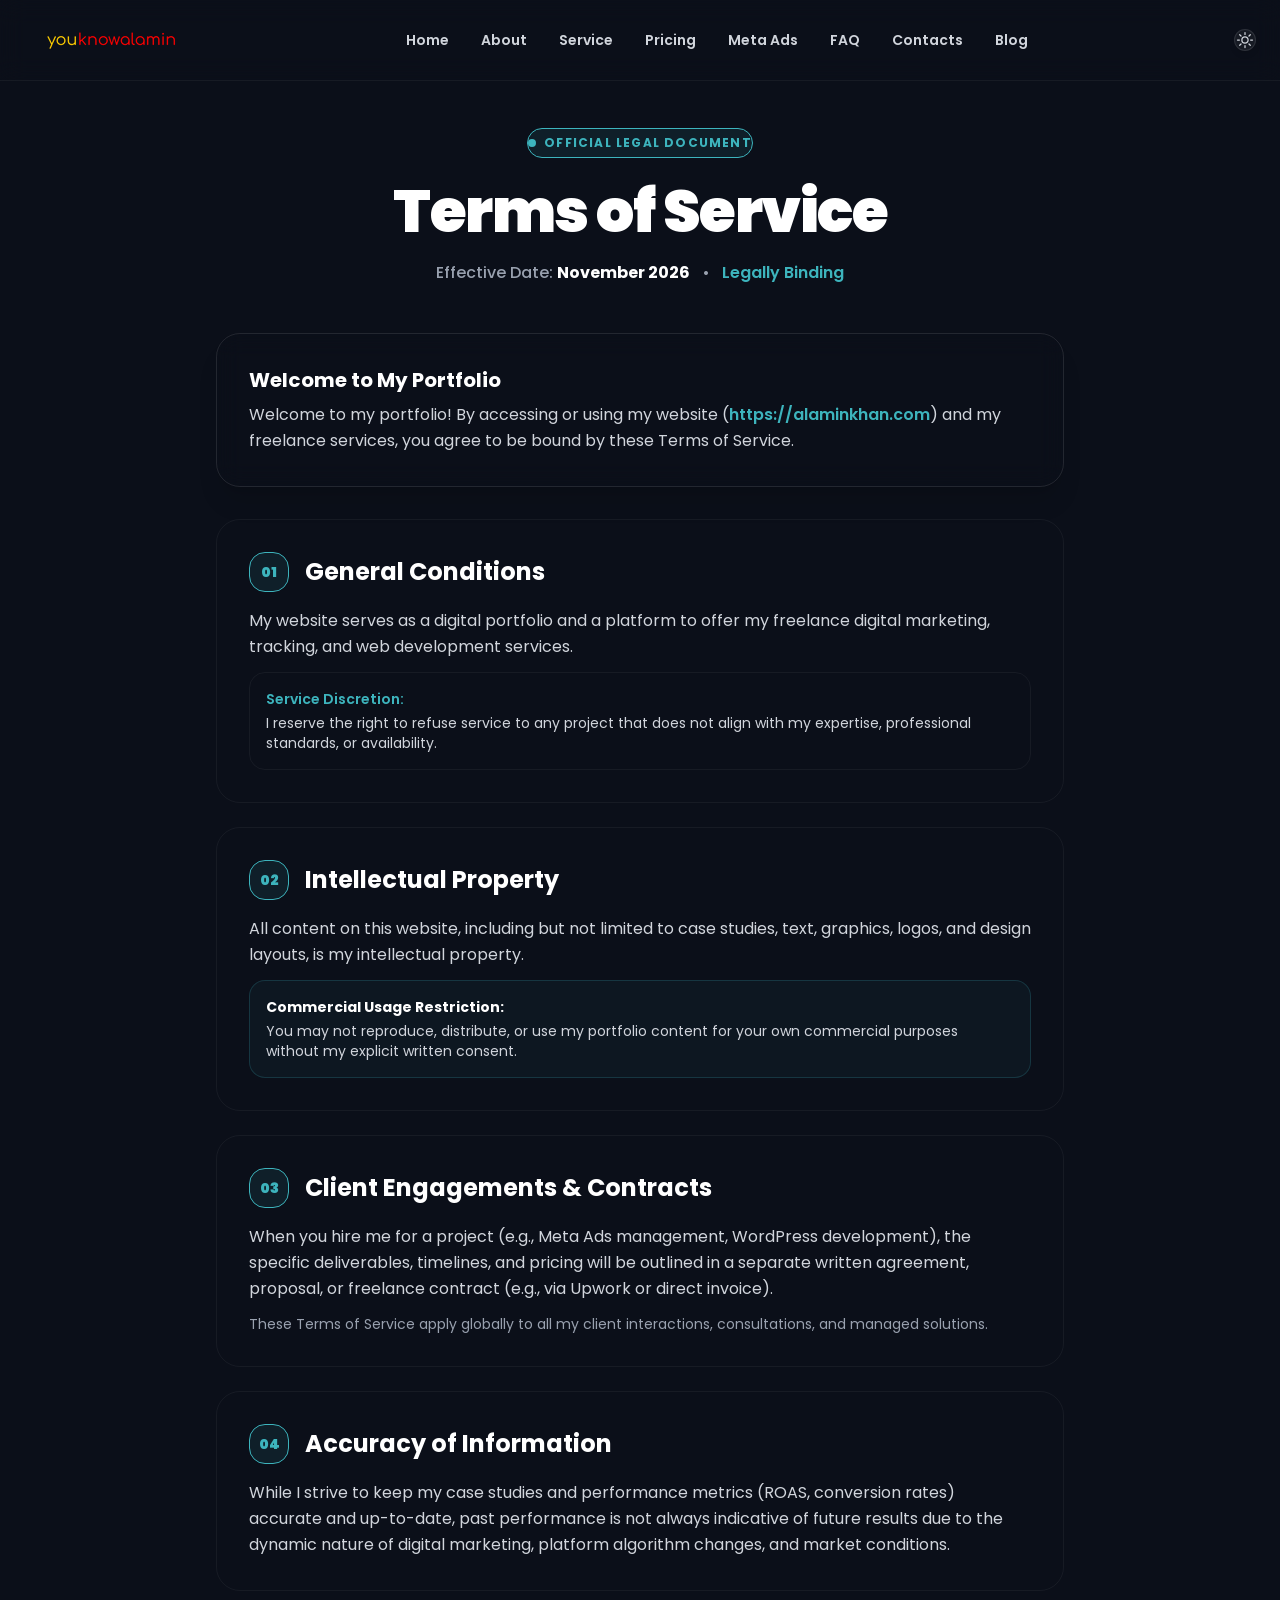
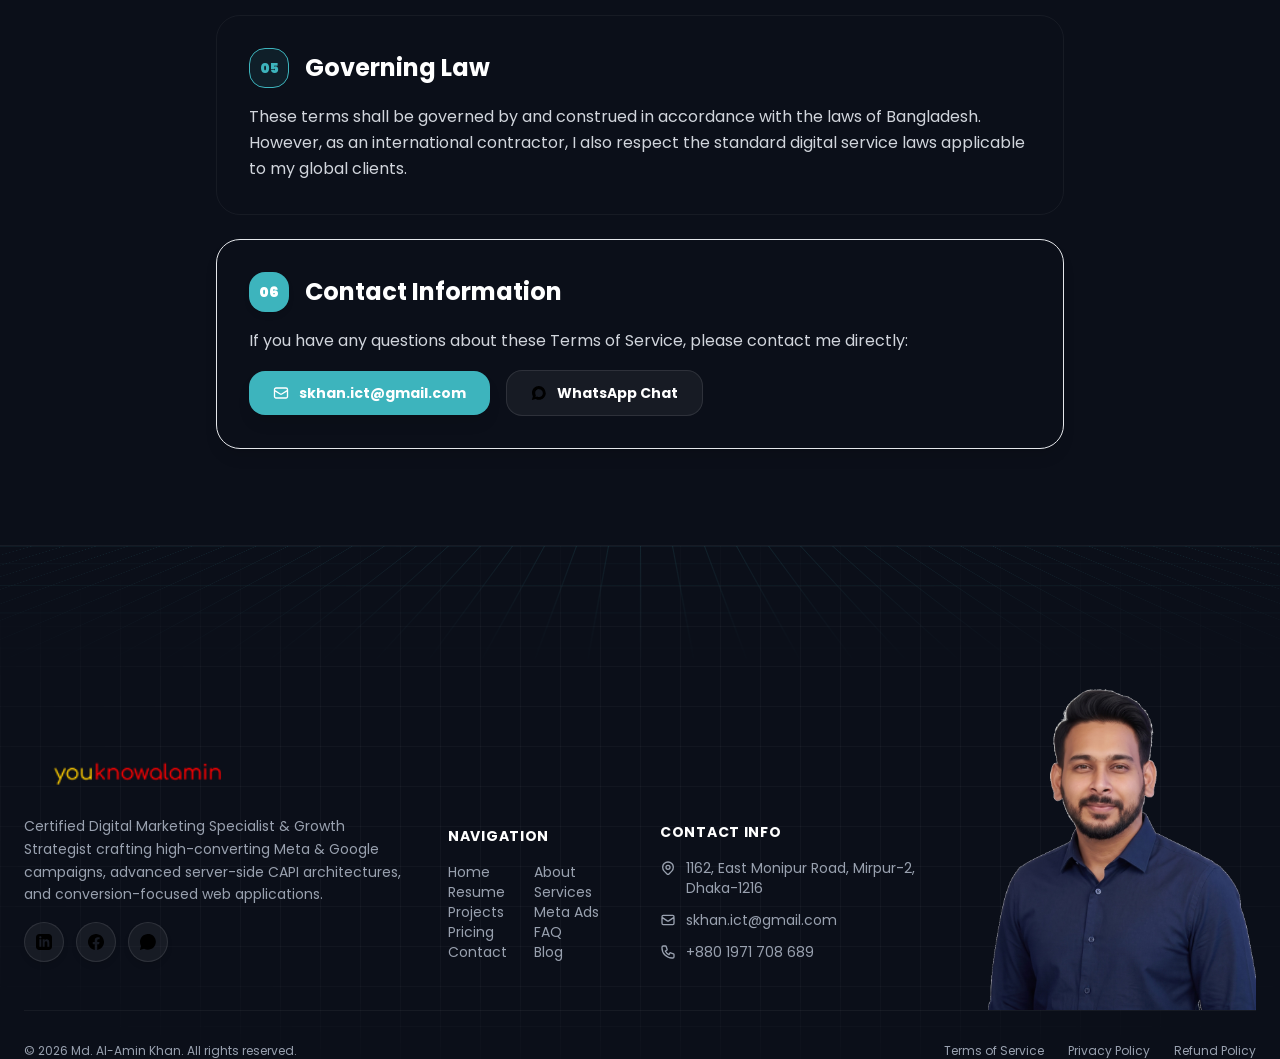
<file: terms-of-service.html>
﻿<!DOCTYPE html>
<html lang="en" class="scroll-smooth">

<head>
  <meta charset="UTF-8" />
  <meta name="viewport" content="width=device-width, initial-scale=1.0" />
  <title>Terms of Service | Al-Amin Khan</title>
  <meta name="description" content="Read the official Terms of Service for digital marketing, Meta Ads management, and WordPress development services offered by Al-Amin Khan." />
  <meta name="keywords" content="Terms of Service, Al-Amin Khan, Digital Marketing Terms, Client Agreement, Freelance Contract, Meta Ads Services" />
  <meta name="author" content="Al-Amin Khan" />
  <meta name="robots" content="index, follow, max-image-preview:large" />
  <link rel="canonical" href="https://alaminkhan.com/terms-of-service.html" />

  <!-- Open Graph -->
  <meta property="og:type" content="website" />
  <meta property="og:url" content="https://alaminkhan.com/terms-of-service.html" />
  <meta property="og:title" content="Terms of Service | Al-Amin Khan" />
  <meta property="og:description" content="Read the official Terms of Service for digital marketing, Meta Ads management, and WordPress development services offered by Al-Amin Khan." />
  <meta property="og:image" content="https://alaminkhan.com/assets/profile.png" />
  <meta property="og:site_name" content="Al-Amin Khan Portfolio" />

  <!-- Twitter -->
  <meta name="twitter:card" content="summary" />
  <meta name="twitter:title" content="Terms of Service | Al-Amin Khan" />
  <meta name="twitter:description" content="Read the official Terms of Service for digital marketing, Meta Ads management, and WordPress development services offered by Al-Amin Khan." />
  <meta name="twitter:image" content="https://alaminkhan.com/assets/profile.png" />

  <!-- Structured Data (JSON-LD) -->
  <script type="application/ld+json">
  {
    "@context": "https://schema.org",
    "@type": "WebPage",
    "name": "Terms of Service | Al-Amin Khan",
    "url": "https://alaminkhan.com/terms-of-service.html",
    "description": "Read the official Terms of Service for digital marketing, Meta Ads management, and WordPress development services offered by Al-Amin Khan.",
    "publisher": {
      "@type": "Person",
      "name": "Al-Amin Khan",
      "url": "https://alaminkhan.com"
    }
  }
  </script>
  <link rel="icon" type="image/png" href="/assets/favicon.png?v=25" />
  <link rel="stylesheet" crossorigin href="/assets/index-BLFZnpvq.css?v=260">

  <style>
    :root {
      --color-accent: #3db4bd;
      --color-accent-secondary: #00c6ff;
    }

    body {
      background-color: #0b0f19;
      color: #e5e7eb;
      font-family: 'Poppins', sans-serif;
      overflow-x: hidden;
    }

    /* Keyframe Animations */
    @keyframes fadeInUp {
      from {
        opacity: 0;
        transform: translateY(24px);
      }
      to {
        opacity: 1;
        transform: translateY(0);
      }
    }

    @keyframes pulseGlow {
      0%, 100% {
        opacity: 0.35;
        transform: scale(1);
      }
      50% {
        opacity: 0.6;
        transform: scale(1.08);
      }
    }

    .ambient-glow {
      animation: pulseGlow 8s ease-in-out infinite;
    }

    .fade-in-entry {
      animation: fadeInUp 0.7s cubic-bezier(0.16, 1, 0.3, 1) forwards;
    }

    /* Scroll reveal cards */
    .policy-card {
      opacity: 0;
      transform: translateY(28px);
      transition: opacity 0.6s cubic-bezier(0.16, 1, 0.3, 1), transform 0.6s cubic-bezier(0.16, 1, 0.3, 1), border-color 0.3s ease, box-shadow 0.3s ease;
      will-change: opacity, transform;
    }

    .policy-card.revealed {
      opacity: 1;
      transform: translateY(0);
    }

    .policy-card:hover {
      border-color: rgba(61, 180, 189, 0.45);
      box-shadow: 0 16px 36px -10px rgba(61, 180, 189, 0.15);
      transform: translateY(-4px);
    }
      /* Light Mode Comprehensive Support */
    body.light-mode {
      background-color: #f8fafc !important;
      color: #1e293b !important;
    }
    body.light-mode h1,
    body.light-mode h2,
    body.light-mode h3 {
      color: #0f172a !important;
    }
    body.light-mode p {
      color: #475569 !important;
    }
    body.light-mode .policy-card {
      background-color: #ffffff !important;
      border-color: #e2e8f0 !important;
      color: #1e293b !important;
      box-shadow: 0 10px 30px rgba(0, 0, 0, 0.05) !important;
    }
    body.light-mode #main-header {
      background-color: rgba(255, 255, 255, 0.96) !important;
      border-color: #e2e8f0 !important;
    }
    body.light-mode #main-header nav a,
    body.light-mode #mobile-drawer a {
      color: #334155 !important;
    }
    body.light-mode #main-header nav a:hover,
    body.light-mode #mobile-drawer a:hover {
      color: #0891b2 !important;
    }
    body.light-mode #mobile-drawer {
      background-color: #ffffff !important;
      border-color: #e2e8f0 !important;
    }
    body.light-mode footer {
      background-color: #f1f5f9 !important;
      border-color: #e2e8f0 !important;
    }
    body.light-mode footer span,
    body.light-mode footer a {
      color: #475569 !important;
    }
        /* Full Footer Styles */
      .perspective-grid-net {
        position: absolute;
        top: 0;
        left: 0;
        right: 0;
        height: 140px;
        background-image: 
          linear-gradient(to right, rgba(61, 180, 189, 0.12) 1px, transparent 1px),
          linear-gradient(to bottom, rgba(61, 180, 189, 0.12) 1px, transparent 1px);
        background-size: 32px 32px;
        transform: perspective(300px) rotateX(60deg);
        transform-origin: top center;
        mask-image: linear-gradient(to bottom, rgba(0,0,0,1) 0%, rgba(0,0,0,0) 100%);
        -webkit-mask-image: linear-gradient(to bottom, rgba(0,0,0,1) 0%, rgba(0,0,0,0) 100%);
        pointer-events: none;
      }
      .cyber-grid-pattern {
        background-image: 
          linear-gradient(to right, rgba(255, 255, 255, 0.03) 1px, transparent 1px),
          linear-gradient(to bottom, rgba(255, 255, 255, 0.03) 1px, transparent 1px);
        background-size: 40px 40px;
        pointer-events: none;
      }
      #footer img[src*="footer-portrait"] {
      height: 440px !important;
      max-height: 460px !important;
      width: auto !important;
      max-width: 100% !important;
      object-fit: contain !important;
      object-position: bottom !important;
      margin-bottom: -48px !important;
    }
    @media (max-width: 1280px) {
      #footer img[src*="footer-portrait"] {
        height: 400px !important;
        max-height: 420px !important;
      }
    }
    @media (max-width: 1024px) {
      #footer img[src*="footer-portrait"] {
        height: 360px !important;
        max-height: 380px !important;
        margin-bottom: -36px !important;
      }
    }
    @media (max-width: 640px) {
      #footer img[src*="footer-portrait"] {
        height: 280px !important;
        max-height: 300px !important;
        margin-bottom: -24px !important;
      }
    }
      body.light-mode #footer {
        background-color: #f8fafc !important;
        border-color: #e2e8f0 !important;
      }
      body.light-mode #footer h4 {
        color: #0f172a !important;
      }
      body.light-mode #footer p,
      body.light-mode #footer a,
      body.light-mode #footer span,
      body.light-mode #footer div {
        color: #475569;
      }
      body.light-mode #footer a:hover {
        color: #0891b2 !important;
      }
      body.light-mode .perspective-grid-net {
        background-image: 
          linear-gradient(to right, rgba(8, 145, 178, 0.1) 1px, transparent 1px),
          linear-gradient(to bottom, rgba(8, 145, 178, 0.1) 1px, transparent 1px);
      }
</style>
</head>

<body class="min-h-screen flex flex-col justify-between selection:bg-accent/30 selection:text-white relative">

  <!-- Ambient background glow lights -->
  <div class="fixed top-10 left-1/2 -translate-x-1/2 w-[700px] h-[350px] bg-[#3db4bd]/10 rounded-full blur-[140px] pointer-events-none -z-10 ambient-glow"></div>
  <div class="fixed bottom-10 right-10 w-[500px] h-[300px] bg-cyan-500/10 rounded-full blur-[140px] pointer-events-none -z-10 ambient-glow" style="animation-delay: -4s;"></div>

    <!-- Fixed Sticky Header: identical on all pages -->
  <header id="main-header" class="fixed top-0 left-0 right-0 z-50 transition-all duration-300 backdrop-blur-md bg-[#0b0f19]/85 border-b border-white/5">
    <div class="max-w-7xl mx-auto px-6 h-20 flex items-center justify-between">
      
      <!-- Logo -->
      <a href="/#home" class="flex items-center gap-3 group">
        <img src="/assets/logo.png?v=7" alt="Al-Amin Khan Logo" class="h-10 w-auto object-contain transition-transform duration-300 group-hover:scale-105" />
      </a>

      <!-- Desktop Navigation: Home, About, Service, Pricing, Meta Ads, Contacts, Blog -->
      <nav class="hidden lg:flex items-center gap-8 text-sm font-semibold text-gray-300">
        <a href="/#home" class="hover:text-accent transition-colors">Home</a>
        <a href="/#about" class="hover:text-accent transition-colors">About</a>
        <a href="/#services" class="hover:text-accent transition-colors">Service</a>
        <a href="/#pricing" class="hover:text-accent transition-colors">Pricing</a>
        <a href="/#meta-ads" class="hover:text-accent transition-colors">Meta Ads</a>
        <a href="/#faq" class="hover:text-accent transition-colors">FAQ</a>
        <a href="/#contact" class="hover:text-accent transition-colors">Contacts</a>
        <a href="/#blog" class="hover:text-accent transition-colors">Blog</a>
      </nav>

      <!-- Right Controls: Day / Night Option & Mobile Drawer Button -->
      <div class="flex items-center gap-4">
        <!-- Day / Night Theme Toggle Button -->
        <button id="theme-toggle-btn" type="button" aria-label="Toggle Day / Night Mode" title="Toggle Day / Night Mode" class="p-2.5 rounded-full bg-white/5 border border-white/10 hover:border-accent text-gray-300 hover:text-accent transition-all duration-300 shadow-md">
          <svg xmlns="http://www.w3.org/2000/svg" fill="none" viewBox="0 0 24 24" stroke-width="1.5" stroke="currentColor" class="w-5 h-5"><path stroke-linecap="round" stroke-linejoin="round" d="M12 3v2.25m6.364.386-1.591 1.591M21 12h-2.25m-.386 6.364-1.591-1.591M12 18.75V21m-4.773-4.227-1.591 1.591M5.25 12H3m4.227-4.773L5.636 5.636M15.75 12a3.75 3.75 0 1 1-7.5 0 3.75 3.75 0 0 1 7.5 0Z" /></svg>
        </button>

        <!-- Mobile Hamburger Toggle Button -->
        <button id="mobile-menu-toggle" type="button" aria-label="Open Navigation Menu" class="lg:hidden p-2 text-gray-300 hover:text-white">
          <svg xmlns="http://www.w3.org/2000/svg" fill="none" viewBox="0 0 24 24" stroke-width="1.5" stroke="currentColor" class="w-6 h-6"><path stroke-linecap="round" stroke-linejoin="round" d="M3.75 6.75h16.5M3.75 12h16.5m-16.5 5.25h16.5" /></svg>
        </button>
      </div>
    </div>

    <!-- Mobile Drawer -->
    <div id="mobile-drawer" class="lg:hidden hidden bg-[#0b0f19] border-b border-white/10 px-6 py-6 transition-all duration-300">
      <div class="flex flex-col gap-4 text-base font-medium text-gray-200">
        <a href="/#home" class="mobile-nav-link hover:text-accent py-1 font-semibold">Home</a>
        <a href="/#about" class="mobile-nav-link hover:text-accent py-1 font-semibold">About</a>
        <a href="/#services" class="mobile-nav-link hover:text-accent py-1 font-semibold">Service</a>
        <a href="/#pricing" class="mobile-nav-link hover:text-accent py-1 font-semibold">Pricing</a>
        <a href="/#meta-ads" class="mobile-nav-link hover:text-accent py-1 font-semibold">Meta Ads</a>
        <a href="/#faq" class="mobile-nav-link hover:text-accent py-1 font-semibold">FAQ</a>
        <a href="/#contact" class="mobile-nav-link hover:text-accent py-1 font-semibold">Contacts</a>
        <a href="/#blog" class="mobile-nav-link hover:text-accent py-1 font-semibold">Blog</a>
        <div class="pt-3 border-t border-white/10 flex items-center justify-between">
          <span class="text-sm text-gray-400">Day / Night Mode</span>
          <button id="mobile-theme-toggle" type="button" aria-label="Toggle Theme" class="p-2 rounded-full bg-white/5 border border-white/10 text-gray-300 hover:text-accent">
            <svg xmlns="http://www.w3.org/2000/svg" fill="none" viewBox="0 0 24 24" stroke-width="1.5" stroke="currentColor" class="w-5 h-5"><path stroke-linecap="round" stroke-linejoin="round" d="M12 3v2.25m6.364.386-1.591 1.591M21 12h-2.25m-.386 6.364-1.591-1.591M12 18.75V21m-4.773-4.227-1.591 1.591M5.25 12H3m4.227-4.773L5.636 5.636M15.75 12a3.75 3.75 0 1 1-7.5 0 3.75 3.75 0 0 1 7.5 0Z" /></svg>
          </button>
        </div>
      </div>
    </div>
  </header>

  <!-- Main Content Container -->
  <main class="pt-32 pb-24 px-6 max-w-4xl mx-auto flex-grow w-full relative z-10">

    <!-- Hero Header -->
    <div class="mb-12 text-center md:text-left fade-in-entry">
      <div class="inline-flex items-center gap-2 px-3.5 py-1.5 rounded-full bg-accent/10 border border-accent/25 text-accent text-xs font-bold uppercase tracking-widest mb-4">
        <span class="w-2 h-2 rounded-full bg-accent animate-ping"></span>
        <span>Official Legal Document</span>
      </div>
      <h1 class="text-4xl md:text-6xl font-black text-white tracking-tight leading-tight">
        Terms of Service
      </h1>
      <p class="text-sm md:text-base text-gray-400 mt-3 font-medium flex items-center justify-center md:justify-start gap-3">
        <span>Effective Date: <strong class="text-white">November 2026</strong></span>
        <span class="text-white/20">•</span>
        <span class="text-accent font-semibold">Legally Binding</span>
      </p>
    </div>

    <!-- Intro Card -->
    <div class="policy-card bg-[#121824]/90 border border-white/10 rounded-3xl p-6 md:p-8 mb-8 shadow-xl relative overflow-hidden backdrop-blur-md">
      <div class="absolute top-0 left-0 right-0 h-1 bg-gradient-to-r from-accent via-cyan-400 to-transparent"></div>
      <div class="flex items-start gap-4">
        <div class="p-3 rounded-2xl bg-accent/10 text-accent shrink-0 hidden sm:block">
          <svg xmlns="http://www.w3.org/2000/svg" fill="none" viewBox="0 0 24 24" stroke-width="2" stroke="currentColor" class="w-6 h-6">
            <path stroke-linecap="round" stroke-linejoin="round" d="M11.25 11.25l.041-.02a.75.75 0 011.063.852l-.708 2.836a.75.75 0 001.063.853l.041-.021M21 12a9 9 0 11-18 0 9 9 0 0118 0zm-9-3.75h.008v.008H12V8.25z" />
          </svg>
        </div>
        <div>
          <h2 class="text-xl font-bold text-white mb-2">Welcome to My Portfolio</h2>
          <p class="text-gray-300 text-sm md:text-base leading-relaxed">
            Welcome to my portfolio! By accessing or using my website (<a href="https://alaminkhan.com" class="text-accent hover:underline font-semibold">https://alaminkhan.com</a>) and my freelance services, you agree to be bound by these Terms of Service.
          </p>
        </div>
      </div>
    </div>

    <!-- Terms Sections Cards -->
    <div class="space-y-6">

      <!-- 1. General Conditions -->
      <section class="policy-card bg-[#121824] border border-white/5 rounded-3xl p-6 md:p-8 transition-all duration-300 relative">
        <div class="flex items-center gap-4 mb-4">
          <span class="w-10 h-10 rounded-2xl bg-accent/10 border border-accent/30 text-accent font-black text-sm flex items-center justify-center shrink-0">
            01
          </span>
          <h3 class="text-xl md:text-2xl font-bold text-white">General Conditions</h3>
        </div>
        <div class="text-gray-300 text-sm md:text-base leading-relaxed pl-0 md:pl-14 space-y-3">
          <p>
            My website serves as a digital portfolio and a platform to offer my freelance digital marketing, tracking, and web development services.
          </p>
          <div class="p-4 rounded-2xl bg-white/[0.03] border border-white/5 text-gray-300 text-sm">
            <span class="text-accent font-semibold block mb-1">Service Discretion:</span>
            I reserve the right to refuse service to any project that does not align with my expertise, professional standards, or availability.
          </div>
        </div>
      </section>

      <!-- 2. Intellectual Property -->
      <section class="policy-card bg-[#121824] border border-white/5 rounded-3xl p-6 md:p-8 transition-all duration-300 relative">
        <div class="flex items-center gap-4 mb-4">
          <span class="w-10 h-10 rounded-2xl bg-accent/10 border border-accent/30 text-accent font-black text-sm flex items-center justify-center shrink-0">
            02
          </span>
          <h3 class="text-xl md:text-2xl font-bold text-white">Intellectual Property</h3>
        </div>
        <div class="text-gray-300 text-sm md:text-base leading-relaxed pl-0 md:pl-14 space-y-3">
          <p>
            All content on this website, including but not limited to case studies, text, graphics, logos, and design layouts, is my intellectual property.
          </p>
          <div class="p-4 rounded-2xl bg-accent/5 border border-accent/20 text-gray-300 text-sm">
            <strong class="text-white block mb-1">Commercial Usage Restriction:</strong>
            You may not reproduce, distribute, or use my portfolio content for your own commercial purposes without my explicit written consent.
          </div>
        </div>
      </section>

      <!-- 3. Client Engagements & Contracts -->
      <section class="policy-card bg-[#121824] border border-white/5 rounded-3xl p-6 md:p-8 transition-all duration-300 relative">
        <div class="flex items-center gap-4 mb-4">
          <span class="w-10 h-10 rounded-2xl bg-accent/10 border border-accent/30 text-accent font-black text-sm flex items-center justify-center shrink-0">
            03
          </span>
          <h3 class="text-xl md:text-2xl font-bold text-white">Client Engagements & Contracts</h3>
        </div>
        <div class="text-gray-300 text-sm md:text-base leading-relaxed pl-0 md:pl-14 space-y-3">
          <p>
            When you hire me for a project (e.g., Meta Ads management, WordPress development), the specific deliverables, timelines, and pricing will be outlined in a separate written agreement, proposal, or freelance contract (e.g., via Upwork or direct invoice).
          </p>
          <p class="text-gray-400 text-sm">
            These Terms of Service apply globally to all my client interactions, consultations, and managed solutions.
          </p>
        </div>
      </section>

      <!-- 4. Accuracy of Information -->
      <section class="policy-card bg-[#121824] border border-white/5 rounded-3xl p-6 md:p-8 transition-all duration-300 relative">
        <div class="flex items-center gap-4 mb-4">
          <span class="w-10 h-10 rounded-2xl bg-accent/10 border border-accent/30 text-accent font-black text-sm flex items-center justify-center shrink-0">
            04
          </span>
          <h3 class="text-xl md:text-2xl font-bold text-white">Accuracy of Information</h3>
        </div>
        <div class="text-gray-300 text-sm md:text-base leading-relaxed pl-0 md:pl-14 space-y-3">
          <p>
            While I strive to keep my case studies and performance metrics (ROAS, conversion rates) accurate and up-to-date, past performance is not always indicative of future results due to the dynamic nature of digital marketing, platform algorithm changes, and market conditions.
          </p>
        </div>
      </section>

      <!-- 5. Governing Law -->
      <section class="policy-card bg-[#121824] border border-white/5 rounded-3xl p-6 md:p-8 transition-all duration-300 relative">
        <div class="flex items-center gap-4 mb-4">
          <span class="w-10 h-10 rounded-2xl bg-accent/10 border border-accent/30 text-accent font-black text-sm flex items-center justify-center shrink-0">
            05
          </span>
          <h3 class="text-xl md:text-2xl font-bold text-white">Governing Law</h3>
        </div>
        <div class="text-gray-300 text-sm md:text-base leading-relaxed pl-0 md:pl-14 space-y-3">
          <p>
            These terms shall be governed by and construed in accordance with the laws of Bangladesh. However, as an international contractor, I also respect the standard digital service laws applicable to my global clients.
          </p>
        </div>
      </section>

      <!-- 6. Contact Information -->
      <section class="policy-card bg-gradient-to-br from-[#121824] to-[#151d2c] border border-accent/25 rounded-3xl p-6 md:p-8 transition-all duration-300 relative shadow-lg shadow-accent/5">
        <div class="flex items-center gap-4 mb-4">
          <span class="w-10 h-10 rounded-2xl bg-accent text-white font-black text-sm flex items-center justify-center shrink-0 shadow-md shadow-accent/30">
            06
          </span>
          <h3 class="text-xl md:text-2xl font-bold text-white">Contact Information</h3>
        </div>
        <div class="text-gray-300 text-sm md:text-base leading-relaxed pl-0 md:pl-14 space-y-4">
          <p>
            If you have any questions about these Terms of Service, please contact me directly:
          </p>
          <div class="flex flex-wrap items-center gap-4 pt-2">
            <a href="mailto:skhan.ict@gmail.com"
              class="inline-flex items-center gap-2.5 px-6 py-3 rounded-2xl bg-accent text-white font-bold text-sm shadow-lg shadow-accent/30 hover:opacity-95 hover:scale-[1.02] transition-all">
              <svg xmlns="http://www.w3.org/2000/svg" fill="none" viewBox="0 0 24 24" stroke-width="2" stroke="currentColor" class="w-4 h-4">
                <path stroke-linecap="round" stroke-linejoin="round" d="M21.75 6.75v10.5a2.25 2.25 0 0 1-2.25 2.25h-15a2.25 2.25 0 0 1-2.25-2.25V6.75m19.5 0A2.25 2.25 0 0 0 19.5 4.5h-15a2.25 2.25 0 0 0-2.25 2.25m19.5 0v.243a2.25 2.25 0 0 1-1.07 1.916l-7.5 4.615a2.25 2.25 0 0 1-2.36 0L3.32 8.91a2.25 2.25 0 0 1-1.07-1.916V6.75" />
              </svg>
              <span>skhan.ict@gmail.com</span>
            </a>
            <a href="https://wa.me/8801971708689" target="_blank" rel="noopener"
              class="inline-flex items-center gap-2.5 px-6 py-3 rounded-2xl bg-white/5 border border-white/10 hover:border-accent text-white font-bold text-sm hover:scale-[1.02] transition-all">
              <svg class="w-4 h-4 fill-current text-[#25D366]" viewBox="0 0 24 24">
                <path d="M12.031 6.172c-3.181 0-5.767 2.586-5.768 5.766-.001 1.298.38 2.27 1.019 3.287l-.711 2.598 2.664-.698c.993.541 1.94.828 2.796.829 3.184 0 5.77-2.587 5.771-5.766.001-3.181-2.585-5.766-5.771-5.766zm10.155 5.766c-.002 5.617-4.57 10.184-10.186 10.184-1.787 0-3.486-.466-4.975-1.282l-5.695 1.493 1.523-5.556c-.902-1.537-1.378-3.307-1.378-5.127.002-5.617 4.57-10.185 10.186-10.185 5.618 0 10.185 4.568 10.185 10.185z"/>
              </svg>
              <span>WhatsApp Chat</span>
            </a>
          </div>
        </div>
      </section>

    </div>
  </main>

    <!-- FOOTER: Identical across all pages -->
    <!-- FOOTER (Full 4-Column Cyber-Net Footer Matching Homepage) -->
  <footer id="footer" class="relative pt-16 pb-10 px-6 border-t border-white/5 bg-[#080d1a] overflow-hidden">
    <!-- Top perspective cyber net grid lines -->
    <div class="perspective-grid-net"></div>
    <div class="cyber-grid-pattern absolute inset-0 pointer-events-none opacity-25"></div>

    <div class="max-w-7xl mx-auto relative z-10">
      <div class="grid grid-cols-1 md:grid-cols-2 lg:grid-cols-12 gap-10 items-end pb-12">
        
        <!-- Column 1: Brand Info & Bio & Socials (lg:col-span-4) -->
        <div class="lg:col-span-4 space-y-4">
          <div class="flex items-center gap-3">
            <a href="/#home"><img src="/assets/logo.png?v=7" alt="Al-Amin Khan Logo" class="h-10 w-auto object-contain" /></a>
          </div>
          <p class="text-xs sm:text-sm text-gray-400 leading-relaxed max-w-sm">
            Certified Digital Marketing Specialist & Growth Strategist crafting high-converting Meta & Google campaigns, advanced server-side CAPI architectures, and conversion-focused web applications.
          </p>
          <!-- Circular Social Icon Buttons -->
          <div class="flex items-center gap-3 pt-2">
            <a href="https://www.linkedin.com/in/al-aminkhan/?locale=en" target="_blank" rel="noopener" aria-label="LinkedIn" class="w-10 h-10 rounded-full bg-white/5 border border-white/10 hover:border-cyan-400 hover:bg-cyan-500/15 flex items-center justify-center text-gray-300 hover:text-cyan-400 transition-all duration-300 shadow-md">
              <svg class="w-4 h-4 fill-current" viewBox="0 0 24 24"><path d="M19 0h-14c-2.761 0-5 2.239-5 5v14c0 2.761 2.239 5 5 5h14c2.762 0 5-2.239 5-5v-14c0-2.761-2.238-5-5-5zm-11 19h-3v-11h3v11zm-1.5-12.268c-.966 0-1.75-.79-1.75-1.764s.784-1.764 1.75-1.764 1.75.79 1.75 1.764-.783 1.764-1.75 1.764zm13.5 12.268h-3v-5.604c0-3.368-4-3.113-4 0v5.604h-3v-11h3v1.765c1.396-2.586 7-2.777 7 2.476v6.759z"/></svg>
            </a>
            <a href="https://www.facebook.com/mohammad.shaon.al.amin.2025/" target="_blank" rel="noopener" aria-label="Facebook" class="w-10 h-10 rounded-full bg-white/5 border border-white/10 hover:border-cyan-400 hover:bg-cyan-500/15 flex items-center justify-center text-gray-300 hover:text-cyan-400 transition-all duration-300 shadow-md">
              <svg class="w-4 h-4 fill-current" viewBox="0 0 24 24"><path d="M24 12.073c0-6.627-5.373-12-12-12s-12 5.373-12 12c0 5.99 4.388 10.954 10.125 11.854v-8.385H7.078v-3.47h3.047V9.43c0-3.007 1.792-4.669 4.533-4.669 1.312 0 2.686.235 2.686.235v2.953H15.83c-1.491 0-1.956.925-1.956 1.874v2.25h3.328l-.532 3.47h-2.796v8.385C19.612 23.027 24 18.062 24 12.073z"/></svg>
            </a>
            <a href="https://wa.me/8801971708689" target="_blank" rel="noopener" aria-label="WhatsApp" class="w-10 h-10 rounded-full bg-white/5 border border-white/10 hover:border-emerald-400 hover:bg-emerald-500/15 flex items-center justify-center text-gray-300 hover:text-emerald-400 transition-all duration-300 shadow-md">
              <svg class="w-4 h-4 fill-current" viewBox="0 0 24 24"><path d="M12.031 6.172c-3.181 0-5.767 2.586-5.768 5.766-.001 1.298.38 2.27 1.019 3.287l-.582 2.128 2.182-.573c.978.58 1.911.928 3.145.929 3.178 0 5.767-2.587 5.768-5.766.001-3.187-2.575-5.77-5.764-5.771zm3.392 8.244c-.144.405-.837.774-1.17.824-.299.045-.677.063-1.092-.069-.252-.08-.575-.187-.988-.365-1.739-.751-2.874-2.502-2.961-2.617-.087-.116-.708-.94-.708-1.793s.448-1.273.607-1.446c.159-.173.346-.217.462-.217l.332.006c.106.005.249-.04.39.298.144.347.491 1.2.534 1.287.043.087.072.188.014.304-.058.116-.087.188-.173.289l-.26.304c-.087.086-.177.18-.076.354.101.174.449.741.964 1.201.662.591 1.221.774 1.394.86s.275.072.376-.043c.101-.116.433-.506.549-.68.116-.173.231-.145.39-.087s1.011.477 1.184.564.289.13.332.202c.045.072.045.419-.1.824zm-3.423-14.416c-6.627 0-12 5.373-12 12 0 2.13.56 4.129 1.536 5.867l-1.636 5.973 6.136-1.61c1.701.928 3.649 1.455 5.719 1.455 6.627 0 12-5.373 12-12 0-6.627-5.373-12-12-12z"/></svg>
            </a>
          </div>
        </div>

        <!-- Column 2: Navigation (2 sub-columns, lg:col-span-2) -->
        <div class="lg:col-span-2 space-y-4">
          <h4 class="text-sm font-bold text-white uppercase tracking-wider">Navigation</h4>
          <div class="grid grid-cols-2 gap-x-6 gap-y-2.5 text-xs sm:text-sm text-gray-400">
            <a href="/#home" class="hover:text-cyan-400 transition-colors">Home</a>
            <a href="/#about" class="hover:text-cyan-400 transition-colors">About</a>
            <a href="/#resume" class="hover:text-cyan-400 transition-colors">Resume</a>
            <a href="/#services" class="hover:text-cyan-400 transition-colors">Services</a>
            <a href="/#projects" class="hover:text-cyan-400 transition-colors">Projects</a>
            <a href="/#meta-ads" class="hover:text-cyan-400 transition-colors">Meta Ads</a>
            <a href="/#pricing" class="hover:text-cyan-400 transition-colors">Pricing</a>
            <a href="/#faq" class="hover:text-cyan-400 transition-colors">FAQ</a>
            <a href="/#contact" class="hover:text-cyan-400 transition-colors">Contact</a>
            <a href="/#blog" class="hover:text-cyan-400 transition-colors">Blog</a>
          </div>
        </div>

        <!-- Column 3: Contact Info (lg:col-span-3) -->
        <div class="lg:col-span-3 space-y-4">
          <h4 class="text-sm font-bold text-white uppercase tracking-wider">Contact Info</h4>
          <div class="space-y-3 text-xs sm:text-sm text-gray-400">
            <div class="flex items-start gap-2.5">
              <svg class="w-4 h-4 text-cyan-400 shrink-0 mt-0.5" fill="none" stroke="currentColor" viewBox="0 0 24 24"><path stroke-linecap="round" stroke-linejoin="round" stroke-width="2" d="M17.657 16.657L13.414 20.9a1.998 1.998 0 01-2.827 0l-4.244-4.243a8 8 0 1111.314 0z"/><path stroke-linecap="round" stroke-linejoin="round" stroke-width="2" d="M15 11a3 3 0 11-6 0 3 3 0 016 0z"/></svg>
              <span>1162, East Monipur Road, Mirpur-2, Dhaka-1216</span>
            </div>
            <div class="flex items-center gap-2.5">
              <svg class="w-4 h-4 text-cyan-400 shrink-0" fill="none" stroke="currentColor" viewBox="0 0 24 24"><path stroke-linecap="round" stroke-linejoin="round" stroke-width="2" d="M3 8l7.89 5.26a2 2 0 002.22 0L21 8M5 19h14a2 2 0 002-2V7a2 2 0 00-2-2H5a2 2 0 00-2 2v10a2 2 0 002 2z"/></svg>
              <a href="mailto:skhan.ict@gmail.com" class="hover:text-cyan-400 transition-colors">skhan.ict@gmail.com</a>
            </div>
            <div class="flex items-center gap-2.5">
              <svg class="w-4 h-4 text-cyan-400 shrink-0" fill="none" stroke="currentColor" viewBox="0 0 24 24"><path stroke-linecap="round" stroke-linejoin="round" stroke-width="2" d="M3 5a2 2 0 012-2h3.28a1 1 0 01.948.684l1.498 4.493a1 1 0 01-.502 1.21l-2.257 1.13a11.042 11.042 0 005.516 5.516l1.13-2.257a1 1 0 011.21-.502l4.493 1.498a1 1 0 01.684.949V19a2 2 0 01-2 2h-1C9.716 21 3 14.284 3 6V5z"/></svg>
              <a href="tel:+8801971708689" class="hover:text-cyan-400 transition-colors">+880 1971 708 689</a>
            </div>
          </div>
        </div>

        <!-- Column 4: Portrait Photo Cutout (lg:col-span-3 - Bigger & Prominent) -->
        <div class="lg:col-span-3 flex justify-center lg:justify-end items-end h-full overflow-visible relative z-20">
          <div class="relative group">
            <img src="/assets/footer-portrait.png" alt="Al-Amin Khan" class="h-96 sm:h-[420px] md:h-[480px] lg:h-[540px] xl:h-[580px] w-auto max-w-full object-contain object-bottom -mb-12 transition-transform duration-500 group-hover:scale-105 drop-shadow-[0_20px_50px_rgba(0,0,0,0.95)] pointer-events-none select-none" />
          </div>
        </div>

      </div>

      <!-- Bottom bar with copyright and policy links -->
      <div class="pt-8 border-t border-white/5 flex flex-col sm:flex-row items-center justify-between gap-4 text-xs text-gray-400">
        <div>
          &copy; 2026 Md. Al-Amin Khan. All rights reserved.
        </div>
        <div class="flex flex-wrap items-center gap-6">
          <a href="/terms-of-service.html" class="hover:text-cyan-400 transition-colors">Terms of Service</a>
          <a href="/privacy-policy.html" class="hover:text-cyan-400 transition-colors">Privacy Policy</a>
          <a href="/refund-policy.html" class="hover:text-cyan-400 transition-colors">Refund Policy</a>
        </div>
      </div>
    </div>
  </footer>

  <!-- Theme Toggle & Shared Scripts -->
  <script>
    (function () {
      const sunIcon = `<svg xmlns="http://www.w3.org/2000/svg" fill="none" viewBox="0 0 24 24" stroke-width="1.5" stroke="currentColor" class="w-5 h-5"><path stroke-linecap="round" stroke-linejoin="round" d="M12 3v2.25m6.364.386-1.591 1.591M21 12h-2.25m-.386 6.364-1.591-1.591M12 18.75V21m-4.773-4.227-1.591 1.591M5.25 12H3m4.227-4.773L5.636 5.636M15.75 12a3.75 3.75 0 1 1-7.5 0 3.75 3.75 0 0 1 7.5 0Z" /></svg>`;
      const moonIcon = `<svg xmlns="http://www.w3.org/2000/svg" fill="none" viewBox="0 0 24 24" stroke-width="1.5" stroke="currentColor" class="w-5 h-5"><path stroke-linecap="round" stroke-linejoin="round" d="M21.752 15.002A9.72 9.72 0 0 1 18 15.75c-5.385 0-9.75-4.365-9.75-9.75 0-1.33.266-2.597.748-3.752A9.753 9.753 0 0 0 3 11.25C3 16.635 7.365 21 12.75 21a9.753 9.753 0 0 0 9.002-5.998Z" /></svg>`;

      let isLight = localStorage.getItem('portfolio_theme') === 'light';
      function applyTheme() {
        if (isLight) {
          document.body.classList.add('light-mode');
        } else {
          document.body.classList.remove('light-mode');
        }
        const icon = isLight ? moonIcon : sunIcon;
        const btn = document.getElementById('theme-toggle-btn');
        const mBtn = document.getElementById('mobile-theme-toggle');
        if (btn) btn.innerHTML = icon;
        if (mBtn) mBtn.innerHTML = icon;
      }
      applyTheme();

      function toggleTheme() {
        isLight = !isLight;
        localStorage.setItem('portfolio_theme', isLight ? 'light' : 'dark');
        applyTheme();
      }

      document.addEventListener('DOMContentLoaded', function () {
        applyTheme();
        const btn = document.getElementById('theme-toggle-btn');
        const mBtn = document.getElementById('mobile-theme-toggle');
        if (btn) btn.addEventListener('click', toggleTheme);
        if (mBtn) mBtn.addEventListener('click', toggleTheme);

        const mToggle = document.getElementById('mobile-menu-toggle');
        const mDrawer = document.getElementById('mobile-drawer');
        if (mToggle && mDrawer) {
          mToggle.addEventListener('click', function () {
            mDrawer.classList.toggle('hidden');
          });
        }
      });
    })();
  </script>

  <!-- Scroll-Reveal Animation Script -->
  <script>
    document.addEventListener('DOMContentLoaded', function () {
      const observer = new IntersectionObserver((entries) => {
        entries.forEach((entry) => {
          if (entry.isIntersecting) {
            entry.target.classList.add('revealed');
            observer.unobserve(entry.target);
          }
        });
      }, {
        threshold: 0.1,
        rootMargin: '0px 0px -40px 0px'
      });

      document.querySelectorAll('.policy-card').forEach((el, index) => {
        el.style.transitionDelay = `${Math.min(index * 70, 350)}ms`;
        observer.observe(el);
      });
    });
  </script>
</body>

</html>
</file>
<file: assets/index-BLFZnpvq.css>
﻿/* ==========================================================================
   AL-AMIN KHAN PORTFOLIO - MAIN COMPILED STYLESHEET
   Includes: Tailwind CSS Framework + Complete Custom Component Styling
   ========================================================================== */

@import url("https://fonts.googleapis.com/css2?family=Poppins:wght@300;400;500;600;700;800;900&display=swap");
  /*! tailwindcss v4.2.4 | MIT License | https://tailwindcss.com */@layer properties {
  @supports (((-webkit-hyphens:none)) and (not (margin-trim:inline))) or ((-moz-orient:inline) and (not (color:rgb(from red r g b)))) {
  *,:before,:after,::backdrop {
  --tw-translate-x:0;
  --tw-translate-y:0;
  --tw-translate-z:0;
  --tw-scale-x:1;
  --tw-scale-y:1;
  --tw-scale-z:1;
  --tw-rotate-x:initial;
  --tw-rotate-y:initial;
  --tw-rotate-z:initial;
  --tw-skew-x:initial;
  --tw-skew-y:initial;
  --tw-scroll-snap-strictness:proximity;
  --tw-space-y-reverse:0;
  --tw-border-style:solid;
  --tw-gradient-position:initial;
  --tw-gradient-from:#0000;
  --tw-gradient-via:#0000;
  --tw-gradient-to:#0000;
  --tw-gradient-stops:initial;
  --tw-gradient-via-stops:initial;
  --tw-gradient-from-position:0%;
  --tw-gradient-via-position:50%;
  --tw-gradient-to-position:100%;
  --tw-leading:initial;
  --tw-font-weight:initial;
  --tw-tracking:initial;
  --tw-shadow:0 0 #0000;
  --tw-shadow-color:initial;
  --tw-shadow-alpha:100%;
  --tw-inset-shadow:0 0 #0000;
  --tw-inset-shadow-color:initial;
  --tw-inset-shadow-alpha:100%;
  --tw-ring-color:initial;
  --tw-ring-shadow:0 0 #0000;
  --tw-inset-ring-color:initial;
  --tw-inset-ring-shadow:0 0 #0000;
  --tw-ring-inset:initial;
  --tw-ring-offset-width:0px;
  --tw-ring-offset-color:#fff;
  --tw-ring-offset-shadow:0 0 #0000;
  --tw-blur:initial;
  --tw-brightness:initial;
  --tw-contrast:initial;
  --tw-grayscale:initial;
  --tw-hue-rotate:initial;
  --tw-invert:initial;
  --tw-opacity:initial;
  --tw-saturate:initial;
  --tw-sepia:initial;
  --tw-drop-shadow:initial;
  --tw-drop-shadow-color:initial;
  --tw-drop-shadow-alpha:100%;
  --tw-drop-shadow-size:initial;
  --tw-backdrop-blur:initial;
  --tw-backdrop-brightness:initial;
  --tw-backdrop-contrast:initial;
  --tw-backdrop-grayscale:initial;
  --tw-backdrop-hue-rotate:initial;
  --tw-backdrop-invert:initial;
  --tw-backdrop-opacity:initial;
  --tw-backdrop-saturate:initial;
  --tw-backdrop-sepia:initial;
  --tw-duration:initial
}
}
}
@layer theme {
  :root,:host {
  --font-sans:"Poppins", ui-sans-serif, system-ui, sans-serif;
  --font-mono:ui-monospace, SFMono-Regular, Menlo, Monaco, Consolas, "Liberation Mono", "Courier New", monospace;
  --color-red-400:oklch(70.4% .191 22.216);
  --color-red-500:oklch(63.7% .237 25.331);
  --color-amber-200:oklch(92.4% .12 95.746);
  --color-amber-500:oklch(76.9% .188 70.08);
  --color-emerald-50:oklch(97.9% .021 166.113);
  --color-emerald-100:oklch(95% .052 163.051);
  --color-emerald-200:oklch(90.5% .093 164.15);
  --color-emerald-400:oklch(76.5% .177 163.223);
  --color-emerald-500:oklch(69.6% .17 162.48);
  --color-emerald-600:oklch(59.6% .145 163.225);
  --color-emerald-800:oklch(43.2% .095 166.913);
  --color-emerald-950:oklch(26.2% .051 172.552);
  --color-blue-50:oklch(97% .014 254.604);
  --color-blue-100:oklch(93.2% .032 255.585);
  --color-blue-200:oklch(88.2% .059 254.128);
  --color-blue-400:oklch(70.7% .165 254.624);
  --color-blue-700:oklch(48.8% .243 264.376);
  --color-blue-800:oklch(42.4% .199 265.638);
  --color-blue-950:oklch(28.2% .091 267.935);
  --color-rose-200:oklch(89.2% .058 10.001);
  --color-rose-400:oklch(71.2% .194 13.428);
  --color-rose-500:oklch(64.5% .246 16.439);
  --color-rose-800:oklch(45.5% .188 13.697);
  --color-rose-950:oklch(27.1% .105 12.094);
  --color-slate-400:oklch(70.4% .04 256.788);
  --color-gray-300:oklch(87.2% .01 258.338);
  --color-gray-400:oklch(70.7% .022 261.325);
  --color-gray-500:oklch(55.1% .027 264.364);
  --color-gray-600:oklch(44.6% .03 256.802);
  --color-neutral-50:oklch(98.5% 0 0);
  --color-neutral-100:oklch(97% 0 0);
  --color-neutral-200:oklch(92.2% 0 0);
  --color-neutral-300:oklch(87% 0 0);
  --color-neutral-400:oklch(70.8% 0 0);
  --color-neutral-500:oklch(55.6% 0 0);
  --color-neutral-600:oklch(43.9% 0 0);
  --color-neutral-700:oklch(37.1% 0 0);
  --color-neutral-800:oklch(26.9% 0 0);
  --color-neutral-900:oklch(20.5% 0 0);
  --color-neutral-950:oklch(14.5% 0 0);
  --color-black:#000;
  --color-white:#fff;
  --spacing:.25rem;
  --container-sm:24rem;
  --container-md:28rem;
  --container-lg:32rem;
  --container-xl:36rem;
  --container-2xl:42rem;
  --container-3xl:48rem;
  --container-4xl:56rem;
  --container-5xl:64rem;
  --container-7xl:80rem;
  --text-xs:.75rem;
  --text-xs--line-height:calc(1 / .75);
  --text-sm:.875rem;
  --text-sm--line-height:calc(1.25 / .875);
  --text-base:1rem;
  --text-base--line-height: 1.5 ;
  --text-lg:1.125rem;
  --text-lg--line-height:calc(1.75 / 1.125);
  --text-xl:1.25rem;
  --text-xl--line-height:calc(1.75 / 1.25);
  --text-2xl:1.5rem;
  --text-2xl--line-height:calc(2 / 1.5);
  --text-3xl:1.875rem;
  --text-3xl--line-height: 1.2 ;
  --text-4xl:2.25rem;
  --text-4xl--line-height:calc(2.5 / 2.25);
  --text-5xl:3rem;
  --text-5xl--line-height:1;
  --text-6xl:3.75rem;
  --text-6xl--line-height:1;
  --text-7xl:4.5rem;
  --text-7xl--line-height:1;
  --text-8xl:6rem;
  --text-8xl--line-height:1;
  --font-weight-normal:400;
  --font-weight-medium:500;
  --font-weight-semibold:600;
  --font-weight-bold:700;
  --font-weight-extrabold:800;
  --font-weight-black:900;
  --tracking-tighter:-.05em;
  --tracking-tight:-.025em;
  --tracking-wider:.05em;
  --tracking-widest:.1em;
  --leading-tight:1.25;
  --leading-snug:1.375;
  --leading-relaxed:1.625;
  --radius-md:.375rem;
  --radius-lg:.5rem;
  --radius-xl:.75rem;
  --radius-2xl:1rem;
  --radius-3xl:1.5rem;
  --drop-shadow-2xl:0 25px 25px #00000026;
  --animate-spin:spin 1s linear infinite;
  --animate-pulse:pulse 2s cubic-bezier(.4, 0, .6, 1) infinite;
  --blur-sm:8px;
  --blur-md:12px;
  --blur-xl:24px;
  --blur-2xl:40px;
  --aspect-video:16 / 9;
  --default-transition-duration:.15s;
  --default-transition-timing-function:cubic-bezier(.4, 0, .2, 1);
  --default-font-family:var(--font-sans);
  --default-mono-font-family:var(--font-mono);
  --color-accent:#f45901;
  --color-bg-dark:#0a0a0a;
  --color-bg-card:#111;
  --color-text-main:#fff;
  --color-text-muted:#9ca3af;
  --color-border-subtle:#ffffff0d
}
}
@layer base {
  *,:after,:before,::backdrop {
  box-sizing:border-box;
  border:0 solid;
  margin:0;
  padding:0
}
::file-selector-button {
  box-sizing:border-box;
  border:0 solid;
  margin:0;
  padding:0
}
html,:host {
  -webkit-text-size-adjust:100%;
  -moz-tab-size:4;
  tab-size:4;
  line-height:1.5;
  font-family:var(--default-font-family,ui-sans-serif, system-ui, sans-serif, "Apple Color Emoji", "Segoe UI Emoji", "Segoe UI Symbol", "Noto Color Emoji");
  font-feature-settings:var(--default-font-feature-settings,normal);
  font-variation-settings:var(--default-font-variation-settings,normal);
  -webkit-tap-highlight-color:transparent
}
hr {
  height:0;
  color:inherit;
  border-top-width:1px
}
abbr:where([title]) {
  -webkit-text-decoration:underline dotted;
  text-decoration:underline dotted
}
h1,h2,h3,h4,h5,h6 {
  font-size:inherit;
  font-weight:inherit
}
a {
  color:inherit;
  -webkit-text-decoration:inherit;
  text-decoration:inherit
}
b,strong {
  font-weight:bolder
}
code,kbd,samp,pre {
  font-family:var(--default-mono-font-family,ui-monospace, SFMono-Regular, Menlo, Monaco, Consolas, "Liberation Mono", "Courier New", monospace);
  font-feature-settings:var(--default-mono-font-feature-settings,normal);
  font-variation-settings:var(--default-mono-font-variation-settings,normal);
  font-size:1em
}
small {
  font-size:80%
}
sub,sup {
  vertical-align:baseline;
  font-size:75%;
  line-height:0;
  position:relative
}
sub {
  bottom:-.25em
}
sup {
  top:-.5em
}
table {
  text-indent:0;
  border-color:inherit;
  border-collapse:collapse
}
:-moz-focusring {
  outline:auto
}
progress {
  vertical-align:baseline
}
summary {
  display:list-item
}
ol,ul,menu {
  list-style:none
}
img,svg,video,canvas,audio,iframe,embed,object {
  vertical-align:middle;
  display:block
}
img,video {
  max-width:100%;
  height:auto
}
button,input,select,optgroup,textarea {
  font:inherit;
  font-feature-settings:inherit;
  font-variation-settings:inherit;
  letter-spacing:inherit;
  color:inherit;
  opacity:1;
  background-color:#0000;
  border-radius:0
}
::file-selector-button {
  font:inherit;
  font-feature-settings:inherit;
  font-variation-settings:inherit;
  letter-spacing:inherit;
  color:inherit;
  opacity:1;
  background-color:#0000;
  border-radius:0
}
:where(select:is([multiple],[size])) optgroup {
  font-weight:bolder
}
:where(select:is([multiple],[size])) optgroup option {
  padding-inline-start:20px
}
::file-selector-button {
  margin-inline-end:4px
}
::placeholder {
  opacity:1
}
@supports (not ((-webkit-appearance:-apple-pay-button))) or (contain-intrinsic-size:1px) {
  ::placeholder {
  color:currentColor
}
@supports (color:color-mix(in lab,red,red)) {
  ::placeholder {
  color:color-mix(in oklab,currentcolor 50%,transparent)
}
}
}
textarea {
  resize:vertical
}
::-webkit-search-decoration {
  -webkit-appearance:none
}
::-webkit-date-and-time-value {
  min-height:1lh;
  text-align:inherit
}
::-webkit-datetime-edit {
  display:inline-flex
}
::-webkit-datetime-edit-fields-wrapper {
  padding:0
}
::-webkit-datetime-edit {
  padding-block:0
}
::-webkit-datetime-edit-year-field {
  padding-block:0
}
::-webkit-datetime-edit-month-field {
  padding-block:0
}
::-webkit-datetime-edit-day-field {
  padding-block:0
}
::-webkit-datetime-edit-hour-field {
  padding-block:0
}
::-webkit-datetime-edit-minute-field {
  padding-block:0
}
::-webkit-datetime-edit-second-field {
  padding-block:0
}
::-webkit-datetime-edit-millisecond-field {
  padding-block:0
}
::-webkit-datetime-edit-meridiem-field {
  padding-block:0
}
::-webkit-calendar-picker-indicator {
  line-height:1
}
:-moz-ui-invalid {
  box-shadow:none
}
button,input:where([type=button],[type=reset],[type=submit]) {
  -webkit-appearance:button;
  -moz-appearance:button;
  appearance:button
}
::file-selector-button {
  -webkit-appearance:button;
  -moz-appearance:button;
  appearance:button
}
::-webkit-inner-spin-button {
  height:auto
}
::-webkit-outer-spin-button {
  height:auto
}
[hidden]:where(:not([hidden=until-found])) {
  display:none!important
}
html {
  scroll-behavior:smooth;
  overflow-x:hidden
}
body {
  background-color:var(--color-bg-dark);
  font-family:var(--font-sans);
  color:var(--color-text-main);
  transition-property:color,background-color,border-color,outline-color,text-decoration-color,fill,stroke,--tw-gradient-from,--tw-gradient-via,--tw-gradient-to;
  transition-timing-function:var(--tw-ease,var(--default-transition-timing-function));
  transition-duration:var(--tw-duration,var(--default-transition-duration));
  --tw-duration:.3s;
  transition-duration:.3s
}
::-webkit-scrollbar {
  width:8px
}
::-webkit-scrollbar-track {
  background-color:var(--color-bg-dark)
}
::-webkit-scrollbar-thumb {
  background-color:#ffffff1a;
  border-radius:3.40282e38px
}
@supports (color:color-mix(in lab,red,red)) {
  ::-webkit-scrollbar-thumb {
  background-color:color-mix(in oklab,var(--color-white) 10%,transparent)
}
}
::-webkit-scrollbar-thumb {
  transition-property:color,background-color,border-color,outline-color,text-decoration-color,fill,stroke,--tw-gradient-from,--tw-gradient-via,--tw-gradient-to;
  transition-timing-function:var(--tw-ease,var(--default-transition-timing-function));
  transition-duration:var(--tw-duration,var(--default-transition-duration))
}
@media(hover:hover) {
  ::-webkit-scrollbar-thumb:hover {
  background-color:#fff3
}
@supports (color:color-mix(in lab,red,red)) {
  ::-webkit-scrollbar-thumb:hover {
  background-color:color-mix(in oklab,var(--color-white) 20%,transparent)
}
}
}
}
@layer components;
  @layer utilities {
  .pointer-events-none {
  pointer-events:none
}
.absolute {
  position:absolute
}
.fixed {
  position:fixed
}
.relative {
  position:relative
}
.static {
  position:static
}
.sticky {
  position:sticky
}
.-inset-4 {
  inset:calc(var(--spacing) * -4)
}
.inset-0 {
  inset:calc(var(--spacing) * 0)
}
.inset-4 {
  inset:calc(var(--spacing) * 4)
}
.inset-8 {
  inset:calc(var(--spacing) * 8)
}
.inset-y-0 {
  inset-block:calc(var(--spacing) * 0)
}
.start {
  inset-inline-start:var(--spacing)
}
.-top-4 {
  top:calc(var(--spacing) * -4)
}
.-top-\[10\%\] {
  top:-10%
}
.top-0 {
  top:calc(var(--spacing) * 0)
}
.top-1\/2 {
  top:50%
}
.top-1\/4 {
  top:25%
}
.top-4 {
  top:calc(var(--spacing) * 4)
}
.top-5 {
  top:calc(var(--spacing) * 5)
}
.top-6 {
  top:calc(var(--spacing) * 6)
}
.top-32 {
  top:calc(var(--spacing) * 32)
}
.top-\[-10\%\] {
  top:-10%
}
.top-\[10\%\] {
  top:10%
}
.top-\[15\%\] {
  top:15%
}
.top-\[20\%\] {
  top:20%
}
.top-full {
  top:100%
}
.-right-4 {
  right:calc(var(--spacing) * -4)
}
.-right-20 {
  right:calc(var(--spacing) * -20)
}
.right-0 {
  right:calc(var(--spacing) * 0)
}
.right-3 {
  right:calc(var(--spacing) * 3)
}
.right-4 {
  right:calc(var(--spacing) * 4)
}
.right-5 {
  right:calc(var(--spacing) * 5)
}
.right-6 {
  right:calc(var(--spacing) * 6)
}
.right-8 {
  right:calc(var(--spacing) * 8)
}
.right-\[-15\%\] {
  right:-15%
}
.-bottom-2 {
  bottom:calc(var(--spacing) * -2)
}
.bottom-0 {
  bottom:calc(var(--spacing) * 0)
}
.bottom-4 {
  bottom:calc(var(--spacing) * 4)
}
.bottom-8 {
  bottom:calc(var(--spacing) * 8)
}
.left-0 {
  left:calc(var(--spacing) * 0)
}
.left-1\/2 {
  left:50%
}
.left-3 {
  left:calc(var(--spacing) * 3)
}
.left-4 {
  left:calc(var(--spacing) * 4)
}
.left-8 {
  left:calc(var(--spacing) * 8)
}
.left-\[-5px\] {
  left:-5px
}
.left-\[-10\%\] {
  left:-10%
}
.left-\[-15\%\] {
  left:-15%
}
.left-\[20\%\] {
  left:20%
}
.-z-10 {
  z-index:-10
}
.z-10 {
  z-index:10
}
.z-20 {
  z-index:20
}
.z-40 {
  z-index:40
}
.z-50 {
  z-index:50
}
.order-first {
  order:-9999
}
.col-span-2 {
  grid-column:span 2/span 2
}
.container {
  width:100%
}
@media(min-width:40rem) {
  .container {
  max-width:40rem
}
}
@media(min-width:48rem) {
  .container {
  max-width:48rem
}
}
@media(min-width:64rem) {
  .container {
  max-width:64rem
}
}
@media(min-width:80rem) {
  .container {
  max-width:80rem
}
}
@media(min-width:96rem) {
  .container {
  max-width:96rem
}
}
.mx-4 {
  margin-inline:calc(var(--spacing) * 4)
}
.mx-auto {
  margin-inline:auto
}
.mt-0\.5 {
  margin-top:calc(var(--spacing) * .5)
}
.mt-1 {
  margin-top:calc(var(--spacing) * 1)
}
.mt-2 {
  margin-top:calc(var(--spacing) * 2)
}
.mt-3 {
  margin-top:calc(var(--spacing) * 3)
}
.mt-4 {
  margin-top:calc(var(--spacing) * 4)
}
.mt-6 {
  margin-top:calc(var(--spacing) * 6)
}
.mt-8 {
  margin-top:calc(var(--spacing) * 8)
}
.mt-10 {
  margin-top:calc(var(--spacing) * 10)
}
.mt-12 {
  margin-top:calc(var(--spacing) * 12)
}
.mt-24 {
  margin-top:calc(var(--spacing) * 24)
}
.-mb-1 {
  margin-bottom:calc(var(--spacing) * -1)
}
.mb-1 {
  margin-bottom:calc(var(--spacing) * 1)
}
.mb-2 {
  margin-bottom:calc(var(--spacing) * 2)
}
.mb-3 {
  margin-bottom:calc(var(--spacing) * 3)
}
.mb-4 {
  margin-bottom:calc(var(--spacing) * 4)
}
.mb-5 {
  margin-bottom:calc(var(--spacing) * 5)
}
.mb-6 {
  margin-bottom:calc(var(--spacing) * 6)
}
.mb-8 {
  margin-bottom:calc(var(--spacing) * 8)
}
.mb-10 {
  margin-bottom:calc(var(--spacing) * 10)
}
.mb-12 {
  margin-bottom:calc(var(--spacing) * 12)
}
.mb-16 {
  margin-bottom:calc(var(--spacing) * 16)
}
.ml-1 {
  margin-left:calc(var(--spacing) * 1)
}
.line-clamp-1 {
  -webkit-line-clamp:1;
  -webkit-box-orient:vertical;
  display:-webkit-box;
  overflow:hidden
}
.line-clamp-2 {
  -webkit-line-clamp:2;
  -webkit-box-orient:vertical;
  display:-webkit-box;
  overflow:hidden
}
.line-clamp-3 {
  -webkit-line-clamp:3;
  -webkit-box-orient:vertical;
  display:-webkit-box;
  overflow:hidden
}
.block {
  display:block
}
.flex {
  display:flex
}
.grid {
  display:grid
}
.hidden {
  display:none
}
.inline {
  display:inline
}
.inline-block {
  display:inline-block
}
.inline-flex {
  display:inline-flex
}
.aspect-\[3\/4\] {
  aspect-ratio:3/4
}
.aspect-\[4\/3\] {
  aspect-ratio:4/3
}
.aspect-\[4\/5\] {
  aspect-ratio:4/5
}
.aspect-\[16\/9\] {
  aspect-ratio:16/9
}
.aspect-square {
  aspect-ratio:1
}
.aspect-video {
  aspect-ratio:var(--aspect-video)
}
.h-0\.5 {
  height:calc(var(--spacing) * .5)
}
.h-1 {
  height:calc(var(--spacing) * 1)
}
.h-1\.5 {
  height:calc(var(--spacing) * 1.5)
}
.h-2 {
  height:calc(var(--spacing) * 2)
}
.h-3 {
  height:calc(var(--spacing) * 3)
}
.h-3\.5 {
  height:calc(var(--spacing) * 3.5)
}
.h-4 {
  height:calc(var(--spacing) * 4)
}
.h-5 {
  height:calc(var(--spacing) * 5)
}
.h-6 {
  height:calc(var(--spacing) * 6)
}
.h-8 {
  height:calc(var(--spacing) * 8)
}
.h-9 {
  height:calc(var(--spacing) * 9)
}
.h-10 {
  height:calc(var(--spacing) * 10)
}
.h-11 {
  height:calc(var(--spacing) * 11)
}
.h-12 {
  height:calc(var(--spacing) * 12)
}
.h-16 {
  height:calc(var(--spacing) * 16)
}
.h-20 {
  height:calc(var(--spacing) * 20)
}
.h-24 {
  height:calc(var(--spacing) * 24)
}
.h-32 {
  height:calc(var(--spacing) * 32)
}
.h-48 {
  height:calc(var(--spacing) * 48)
}
.h-\[0\.9em\] {
  height:.9em
}
.h-\[9px\] {
  height:9px
}
.h-\[75px\] {
  height:75px
}
.h-\[200px\] {
  height:200px
}
.h-\[300px\] {
  height:300px
}
.h-\[350px\] {
  height:350px
}
.h-\[400px\] {
  height:400px
}
.h-\[600px\] {
  height:600px
}
.h-auto {
  height:auto
}
.h-full {
  height:100%
}
.h-px {
  height:1px
}
.max-h-\[45vh\] {
  max-height:45vh
}
.max-h-\[90vh\] {
  max-height:90vh
}
.max-h-full {
  max-height:100%
}
.min-h-\[180px\] {
  min-height:180px
}
.min-h-\[290px\] {
  min-height:290px
}
.min-h-screen {
  min-height:100vh
}
.w-1\.5 {
  width:calc(var(--spacing) * 1.5)
}
.w-2 {
  width:calc(var(--spacing) * 2)
}
.w-3 {
  width:calc(var(--spacing) * 3)
}
.w-3\.5 {
  width:calc(var(--spacing) * 3.5)
}
.w-4 {
  width:calc(var(--spacing) * 4)
}
.w-5 {
  width:calc(var(--spacing) * 5)
}
.w-6 {
  width:calc(var(--spacing) * 6)
}
.w-8 {
  width:calc(var(--spacing) * 8)
}
.w-9 {
  width:calc(var(--spacing) * 9)
}
.w-10 {
  width:calc(var(--spacing) * 10)
}
.w-11 {
  width:calc(var(--spacing) * 11)
}
.w-12 {
  width:calc(var(--spacing) * 12)
}
.w-16 {
  width:calc(var(--spacing) * 16)
}
.w-20 {
  width:calc(var(--spacing) * 20)
}
.w-24 {
  width:calc(var(--spacing) * 24)
}
.w-32 {
  width:calc(var(--spacing) * 32)
}
.w-48 {
  width:calc(var(--spacing) * 48)
}
.w-64 {
  width:calc(var(--spacing) * 64)
}
.w-\[3px\] {
  width:3px
}
.w-\[9px\] {
  width:9px
}
.w-\[280px\] {
  width:280px
}
.w-\[300px\] {
  width:300px
}
.w-\[320px\] {
  width:320px
}
.w-\[350px\] {
  width:350px
}
.w-\[400px\] {
  width:400px
}
.w-\[600px\] {
  width:600px
}
.w-auto {
  width:auto
}
.w-fit {
  width:fit-content
}
.w-full {
  width:100%
}
.max-w-2xl {
  max-width:var(--container-2xl)
}
.max-w-3xl {
  max-width:var(--container-3xl)
}
.max-w-4xl {
  max-width:var(--container-4xl)
}
.max-w-5xl {
  max-width:var(--container-5xl)
}
.max-w-7xl {
  max-width:var(--container-7xl)
}
.max-w-\[260px\] {
  max-width:260px
}
.max-w-\[320px\] {
  max-width:320px
}
.max-w-\[450px\] {
  max-width:450px
}
.max-w-full {
  max-width:100%
}
.max-w-lg {
  max-width:var(--container-lg)
}
.max-w-md {
  max-width:var(--container-md)
}
.max-w-none {
  max-width:none
}
.max-w-sm {
  max-width:var(--container-sm)
}
.max-w-xl {
  max-width:var(--container-xl)
}
.min-w-0 {
  min-width:calc(var(--spacing) * 0)
}
.min-w-\[120px\] {
  min-width:120px
}
.flex-1 {
  flex:1
}
.flex-shrink-0,.shrink-0 {
  flex-shrink:0
}
.flex-grow,.grow {
  flex-grow:1
}
.origin-left {
  transform-origin:0
}
.-translate-x-1\/2 {
  --tw-translate-x: -50% ;
  translate:var(--tw-translate-x) var(--tw-translate-y)
}
.-translate-y-1\/2 {
  --tw-translate-y: -50% ;
  translate:var(--tw-translate-x) var(--tw-translate-y)
}
.scale-105 {
  --tw-scale-x:105%;
  --tw-scale-y:105%;
  --tw-scale-z:105%;
  scale:var(--tw-scale-x) var(--tw-scale-y)
}
.rotate-180 {
  rotate:180deg
}
.transform {
  transform:var(--tw-rotate-x,) var(--tw-rotate-y,) var(--tw-rotate-z,) var(--tw-skew-x,) var(--tw-skew-y,)
}
.animate-\[spin_20s_linear_infinite\] {
  animation:20s linear infinite spin
}
.animate-pulse {
  animation:var(--animate-pulse)
}
.animate-spin {
  animation:var(--animate-spin)
}
.cursor-default {
  cursor:default
}
.cursor-not-allowed {
  cursor:not-allowed
}
.cursor-pointer {
  cursor:pointer
}
.resize {
  resize:both
}
.resize-none {
  resize:none
}
.resize-y {
  resize:vertical
}
.snap-x {
  scroll-snap-type:x var(--tw-scroll-snap-strictness)
}
.snap-mandatory {
  --tw-scroll-snap-strictness:mandatory
}
.snap-start {
  scroll-snap-align:start
}
.grid-cols-1 {
  grid-template-columns:repeat(1,minmax(0,1fr))
}
.grid-cols-2 {
  grid-template-columns:repeat(2,minmax(0,1fr))
}
.grid-cols-3 {
  grid-template-columns:repeat(3,minmax(0,1fr))
}
.flex-col {
  flex-direction:column
}
.flex-wrap {
  flex-wrap:wrap
}
.items-baseline {
  align-items:baseline
}
.items-center {
  align-items:center
}
.items-end {
  align-items:flex-end
}
.items-start {
  align-items:flex-start
}
.justify-between {
  justify-content:space-between
}
.justify-center {
  justify-content:center
}
.justify-end {
  justify-content:flex-end
}
.gap-0\.5 {
  gap:calc(var(--spacing) * .5)
}
.gap-1 {
  gap:calc(var(--spacing) * 1)
}
.gap-1\.5 {
  gap:calc(var(--spacing) * 1.5)
}
.gap-2 {
  gap:calc(var(--spacing) * 2)
}
.gap-2\.5 {
  gap:calc(var(--spacing) * 2.5)
}
.gap-3 {
  gap:calc(var(--spacing) * 3)
}
.gap-4 {
  gap:calc(var(--spacing) * 4)
}
.gap-6 {
  gap:calc(var(--spacing) * 6)
}
.gap-8 {
  gap:calc(var(--spacing) * 8)
}
.gap-10 {
  gap:calc(var(--spacing) * 10)
}
.gap-12 {
  gap:calc(var(--spacing) * 12)
}
.gap-16 {
  gap:calc(var(--spacing) * 16)
}
:where(.space-y-1>:not(:last-child)) {
  --tw-space-y-reverse:0;
  margin-block-start:calc(calc(var(--spacing) * 1) * var(--tw-space-y-reverse));
  margin-block-end:calc(calc(var(--spacing) * 1) * calc(1 - var(--tw-space-y-reverse)))
}
:where(.space-y-1\.5>:not(:last-child)) {
  --tw-space-y-reverse:0;
  margin-block-start:calc(calc(var(--spacing) * 1.5) * var(--tw-space-y-reverse));
  margin-block-end:calc(calc(var(--spacing) * 1.5) * calc(1 - var(--tw-space-y-reverse)))
}
:where(.space-y-2>:not(:last-child)) {
  --tw-space-y-reverse:0;
  margin-block-start:calc(calc(var(--spacing) * 2) * var(--tw-space-y-reverse));
  margin-block-end:calc(calc(var(--spacing) * 2) * calc(1 - var(--tw-space-y-reverse)))
}
:where(.space-y-3>:not(:last-child)) {
  --tw-space-y-reverse:0;
  margin-block-start:calc(calc(var(--spacing) * 3) * var(--tw-space-y-reverse));
  margin-block-end:calc(calc(var(--spacing) * 3) * calc(1 - var(--tw-space-y-reverse)))
}
:where(.space-y-3\.5>:not(:last-child)) {
  --tw-space-y-reverse:0;
  margin-block-start:calc(calc(var(--spacing) * 3.5) * var(--tw-space-y-reverse));
  margin-block-end:calc(calc(var(--spacing) * 3.5) * calc(1 - var(--tw-space-y-reverse)))
}
:where(.space-y-4>:not(:last-child)) {
  --tw-space-y-reverse:0;
  margin-block-start:calc(calc(var(--spacing) * 4) * var(--tw-space-y-reverse));
  margin-block-end:calc(calc(var(--spacing) * 4) * calc(1 - var(--tw-space-y-reverse)))
}
:where(.space-y-6>:not(:last-child)) {
  --tw-space-y-reverse:0;
  margin-block-start:calc(calc(var(--spacing) * 6) * var(--tw-space-y-reverse));
  margin-block-end:calc(calc(var(--spacing) * 6) * calc(1 - var(--tw-space-y-reverse)))
}
:where(.space-y-8>:not(:last-child)) {
  --tw-space-y-reverse:0;
  margin-block-start:calc(calc(var(--spacing) * 8) * var(--tw-space-y-reverse));
  margin-block-end:calc(calc(var(--spacing) * 8) * calc(1 - var(--tw-space-y-reverse)))
}
:where(.space-y-10>:not(:last-child)) {
  --tw-space-y-reverse:0;
  margin-block-start:calc(calc(var(--spacing) * 10) * var(--tw-space-y-reverse));
  margin-block-end:calc(calc(var(--spacing) * 10) * calc(1 - var(--tw-space-y-reverse)))
}
.gap-x-4 {
  column-gap:calc(var(--spacing) * 4)
}
.gap-y-3 {
  row-gap:calc(var(--spacing) * 3)
}
.self-end {
  align-self:flex-end
}
.truncate {
  text-overflow:ellipsis;
  white-space:nowrap;
  overflow:hidden
}
.overflow-hidden {
  overflow:hidden
}
.overflow-x-auto {
  overflow-x:auto
}
.overflow-x-hidden {
  overflow-x:hidden
}
.overflow-y-auto {
  overflow-y:auto
}
.rounded {
  border-radius:.25rem
}
.rounded-2xl {
  border-radius:var(--radius-2xl)
}
.rounded-3xl {
  border-radius:var(--radius-3xl)
}
.rounded-\[30px\] {
  border-radius:30px
}
.rounded-\[40px\] {
  border-radius:40px
}
.rounded-full {
  border-radius:3.40282e38px
}
.rounded-lg {
  border-radius:var(--radius-lg)
}
.rounded-md {
  border-radius:var(--radius-md)
}
.rounded-xl {
  border-radius:var(--radius-xl)
}
.border {
  border-style:var(--tw-border-style);
  border-width:1px
}
.border-2 {
  border-style:var(--tw-border-style);
  border-width:2px
}
.border-4 {
  border-style:var(--tw-border-style);
  border-width:4px
}
.border-y {
  border-block-style:var(--tw-border-style);
  border-block-width:1px
}
.border-t {
  border-top-style:var(--tw-border-style);
  border-top-width:1px
}
.border-r {
  border-right-style:var(--tw-border-style);
  border-right-width:1px
}
.border-b {
  border-bottom-style:var(--tw-border-style);
  border-bottom-width:1px
}
.border-b-2 {
  border-bottom-style:var(--tw-border-style);
  border-bottom-width:2px
}
.border-l {
  border-left-style:var(--tw-border-style);
  border-left-width:1px
}
.border-l-4 {
  border-left-style:var(--tw-border-style);
  border-left-width:4px
}
.border-dashed {
  --tw-border-style:dashed;
  border-style:dashed
}
.border-accent {
  border-color:var(--color-accent)
}
.border-accent\/10 {
  border-color:#f459011a
}
@supports (color:color-mix(in lab,red,red)) {
  .border-accent\/10 {
  border-color:color-mix(in oklab,var(--color-accent) 10%,transparent)
}
}
.border-accent\/20 {
  border-color:#f4590133
}
@supports (color:color-mix(in lab,red,red)) {
  .border-accent\/20 {
  border-color:color-mix(in oklab,var(--color-accent) 20%,transparent)
}
}
.border-accent\/40 {
  border-color:#f4590166
}
@supports (color:color-mix(in lab,red,red)) {
  .border-accent\/40 {
  border-color:color-mix(in oklab,var(--color-accent) 40%,transparent)
}
}
.border-amber-500\/20 {
  border-color:#f99c0033
}
@supports (color:color-mix(in lab,red,red)) {
  .border-amber-500\/20 {
  border-color:color-mix(in oklab,var(--color-amber-500) 20%,transparent)
}
}
.border-bg-card {
  border-color:var(--color-bg-card)
}
.border-blue-100 {
  border-color:var(--color-blue-100)
}
.border-blue-800 {
  border-color:var(--color-blue-800)
}
.border-border-subtle {
  border-color:var(--color-border-subtle)
}
.border-emerald-100 {
  border-color:var(--color-emerald-100)
}
.border-emerald-600\/10 {
  border-color:#0097671a
}
@supports (color:color-mix(in lab,red,red)) {
  .border-emerald-600\/10 {
  border-color:color-mix(in oklab,var(--color-emerald-600) 10%,transparent)
}
}
.border-emerald-800 {
  border-color:var(--color-emerald-800)
}
.border-emerald-800\/20 {
  border-color:#005f4633
}
@supports (color:color-mix(in lab,red,red)) {
  .border-emerald-800\/20 {
  border-color:color-mix(in oklab,var(--color-emerald-800) 20%,transparent)
}
}
.border-neutral-100 {
  border-color:var(--color-neutral-100)
}
.border-neutral-200 {
  border-color:var(--color-neutral-200)
}
.border-neutral-200\/50 {
  border-color:#e5e5e580
}
@supports (color:color-mix(in lab,red,red)) {
  .border-neutral-200\/50 {
  border-color:color-mix(in oklab,var(--color-neutral-200) 50%,transparent)
}
}
.border-red-500\/15 {
  border-color:#fb2c3626
}
@supports (color:color-mix(in lab,red,red)) {
  .border-red-500\/15 {
  border-color:color-mix(in oklab,var(--color-red-500) 15%,transparent)
}
}
.border-rose-800 {
  border-color:var(--color-rose-800)
}
.border-white\/5 {
  border-color:#ffffff0d
}
@supports (color:color-mix(in lab,red,red)) {
  .border-white\/5 {
  border-color:color-mix(in oklab,var(--color-white) 5%,transparent)
}
}
.border-white\/10 {
  border-color:#ffffff1a
}
@supports (color:color-mix(in lab,red,red)) {
  .border-white\/10 {
  border-color:color-mix(in oklab,var(--color-white) 10%,transparent)
}
}
.border-t-transparent {
  border-top-color:#0000
}
.bg-\[\#1a1a1a\] {
  background-color:#1a1a1a
}
.bg-\[\#064e3b\] {
  background-color:#064e3b
}
.bg-\[\#0077b5\] {
  background-color:#0077b5
}
.bg-\[\#050505\] {
  background-color:#050505
}
.bg-\[\#f45901\] {
  background-color:#f45901
}
.bg-accent {
  background-color:var(--color-accent)
}
.bg-accent\/5 {
  background-color:#f459010d
}
@supports (color:color-mix(in lab,red,red)) {
  .bg-accent\/5 {
  background-color:color-mix(in oklab,var(--color-accent) 5%,transparent)
}
}
.bg-accent\/10 {
  background-color:#f459011a
}
@supports (color:color-mix(in lab,red,red)) {
  .bg-accent\/10 {
  background-color:color-mix(in oklab,var(--color-accent) 10%,transparent)
}
}
.bg-accent\/20 {
  background-color:#f4590133
}
@supports (color:color-mix(in lab,red,red)) {
  .bg-accent\/20 {
  background-color:color-mix(in oklab,var(--color-accent) 20%,transparent)
}
}
.bg-amber-500\/10 {
  background-color:#f99c001a
}
@supports (color:color-mix(in lab,red,red)) {
  .bg-amber-500\/10 {
  background-color:color-mix(in oklab,var(--color-amber-500) 10%,transparent)
}
}
.bg-bg-card {
  background-color:var(--color-bg-card)
}
.bg-bg-card\/20 {
  background-color:#1113
}
@supports (color:color-mix(in lab,red,red)) {
  .bg-bg-card\/20 {
  background-color:color-mix(in oklab,var(--color-bg-card) 20%,transparent)
}
}
.bg-bg-card\/30 {
  background-color:#1111114d
}
@supports (color:color-mix(in lab,red,red)) {
  .bg-bg-card\/30 {
  background-color:color-mix(in oklab,var(--color-bg-card) 30%,transparent)
}
}
.bg-bg-card\/40 {
  background-color:#1116
}
@supports (color:color-mix(in lab,red,red)) {
  .bg-bg-card\/40 {
  background-color:color-mix(in oklab,var(--color-bg-card) 40%,transparent)
}
}
.bg-bg-card\/50 {
  background-color:#11111180
}
@supports (color:color-mix(in lab,red,red)) {
  .bg-bg-card\/50 {
  background-color:color-mix(in oklab,var(--color-bg-card) 50%,transparent)
}
}
.bg-bg-card\/60 {
  background-color:#1119
}
@supports (color:color-mix(in lab,red,red)) {
  .bg-bg-card\/60 {
  background-color:color-mix(in oklab,var(--color-bg-card) 60%,transparent)
}
}
.bg-bg-dark {
  background-color:var(--color-bg-dark)
}
.bg-bg-dark\/60 {
  background-color:#0a0a0a99
}
@supports (color:color-mix(in lab,red,red)) {
  .bg-bg-dark\/60 {
  background-color:color-mix(in oklab,var(--color-bg-dark) 60%,transparent)
}
}
.bg-bg-dark\/80 {
  background-color:#0a0a0acc
}
@supports (color:color-mix(in lab,red,red)) {
  .bg-bg-dark\/80 {
  background-color:color-mix(in oklab,var(--color-bg-dark) 80%,transparent)
}
}
.bg-bg-dark\/95 {
  background-color:#0a0a0af2
}
@supports (color:color-mix(in lab,red,red)) {
  .bg-bg-dark\/95 {
  background-color:color-mix(in oklab,var(--color-bg-dark) 95%,transparent)
}
}
.bg-black {
  background-color:var(--color-black)
}
.bg-black\/50 {
  background-color:#00000080
}
@supports (color:color-mix(in lab,red,red)) {
  .bg-black\/50 {
  background-color:color-mix(in oklab,var(--color-black) 50%,transparent)
}
}
.bg-black\/60 {
  background-color:#0009
}
@supports (color:color-mix(in lab,red,red)) {
  .bg-black\/60 {
  background-color:color-mix(in oklab,var(--color-black) 60%,transparent)
}
}
.bg-black\/75 {
  background-color:#000000bf
}
@supports (color:color-mix(in lab,red,red)) {
  .bg-black\/75 {
  background-color:color-mix(in oklab,var(--color-black) 75%,transparent)
}
}
.bg-black\/80 {
  background-color:#000c
}
@supports (color:color-mix(in lab,red,red)) {
  .bg-black\/80 {
  background-color:color-mix(in oklab,var(--color-black) 80%,transparent)
}
}
.bg-blue-50 {
  background-color:var(--color-blue-50)
}
.bg-blue-950 {
  background-color:var(--color-blue-950)
}
.bg-border-subtle {
  background-color:var(--color-border-subtle)
}
.bg-emerald-50 {
  background-color:var(--color-emerald-50)
}
.bg-emerald-500 {
  background-color:var(--color-emerald-500)
}
.bg-emerald-600 {
  background-color:var(--color-emerald-600)
}
.bg-emerald-800\/10 {
  background-color:#005f461a
}
@supports (color:color-mix(in lab,red,red)) {
  .bg-emerald-800\/10 {
  background-color:color-mix(in oklab,var(--color-emerald-800) 10%,transparent)
}
}
.bg-emerald-950 {
  background-color:var(--color-emerald-950)
}
.bg-emerald-950\/5 {
  background-color:#002c220d
}
@supports (color:color-mix(in lab,red,red)) {
  .bg-emerald-950\/5 {
  background-color:color-mix(in oklab,var(--color-emerald-950) 5%,transparent)
}
}
.bg-neutral-50 {
  background-color:var(--color-neutral-50)
}
.bg-neutral-100 {
  background-color:var(--color-neutral-100)
}
.bg-neutral-200 {
  background-color:var(--color-neutral-200)
}
.bg-neutral-800 {
  background-color:var(--color-neutral-800)
}
.bg-neutral-900 {
  background-color:var(--color-neutral-900)
}
.bg-neutral-900\/20 {
  background-color:#17171733
}
@supports (color:color-mix(in lab,red,red)) {
  .bg-neutral-900\/20 {
  background-color:color-mix(in oklab,var(--color-neutral-900) 20%,transparent)
}
}
.bg-neutral-900\/40 {
  background-color:#17171766
}
@supports (color:color-mix(in lab,red,red)) {
  .bg-neutral-900\/40 {
  background-color:color-mix(in oklab,var(--color-neutral-900) 40%,transparent)
}
}
.bg-neutral-900\/50 {
  background-color:#17171780
}
@supports (color:color-mix(in lab,red,red)) {
  .bg-neutral-900\/50 {
  background-color:color-mix(in oklab,var(--color-neutral-900) 50%,transparent)
}
}
.bg-neutral-900\/80 {
  background-color:#171717cc
}
@supports (color:color-mix(in lab,red,red)) {
  .bg-neutral-900\/80 {
  background-color:color-mix(in oklab,var(--color-neutral-900) 80%,transparent)
}
}
.bg-neutral-950 {
  background-color:var(--color-neutral-950)
}
.bg-neutral-950\/20 {
  background-color:#0a0a0a33
}
@supports (color:color-mix(in lab,red,red)) {
  .bg-neutral-950\/20 {
  background-color:color-mix(in oklab,var(--color-neutral-950) 20%,transparent)
}
}
.bg-neutral-950\/30 {
  background-color:#0a0a0a4d
}
@supports (color:color-mix(in lab,red,red)) {
  .bg-neutral-950\/30 {
  background-color:color-mix(in oklab,var(--color-neutral-950) 30%,transparent)
}
}
.bg-neutral-950\/90 {
  background-color:#0a0a0ae6
}
@supports (color:color-mix(in lab,red,red)) {
  .bg-neutral-950\/90 {
  background-color:color-mix(in oklab,var(--color-neutral-950) 90%,transparent)
}
}
.bg-red-500\/10 {
  background-color:#fb2c361a
}
@supports (color:color-mix(in lab,red,red)) {
  .bg-red-500\/10 {
  background-color:color-mix(in oklab,var(--color-red-500) 10%,transparent)
}
}
.bg-rose-950 {
  background-color:var(--color-rose-950)
}
.bg-text-main {
  background-color:var(--color-text-main)
}
.bg-transparent {
  background-color:#0000
}
.bg-white {
  background-color:var(--color-white)
}
.bg-white\/5 {
  background-color:#ffffff0d
}
@supports (color:color-mix(in lab,red,red)) {
  .bg-white\/5 {
  background-color:color-mix(in oklab,var(--color-white) 5%,transparent)
}
}
.bg-white\/10 {
  background-color:#ffffff1a
}
@supports (color:color-mix(in lab,red,red)) {
  .bg-white\/10 {
  background-color:color-mix(in oklab,var(--color-white) 10%,transparent)
}
}
.bg-gradient-to-t {
  --tw-gradient-position:to top in oklab;
  background-image:linear-gradient(var(--tw-gradient-stops))
}
.bg-gradient-to-tr {
  --tw-gradient-position:to top right in oklab;
  background-image:linear-gradient(var(--tw-gradient-stops))
}
.from-accent\/20 {
  --tw-gradient-from:#f4590133
}
@supports (color:color-mix(in lab,red,red)) {
  .from-accent\/20 {
  --tw-gradient-from:color-mix(in oklab, var(--color-accent) 20%, transparent)
}
}
.from-accent\/20 {
  --tw-gradient-stops:var(--tw-gradient-via-stops,var(--tw-gradient-position), var(--tw-gradient-from) var(--tw-gradient-from-position), var(--tw-gradient-to) var(--tw-gradient-to-position))
}
.from-neutral-950 {
  --tw-gradient-from:var(--color-neutral-950);
  --tw-gradient-stops:var(--tw-gradient-via-stops,var(--tw-gradient-position), var(--tw-gradient-from) var(--tw-gradient-from-position), var(--tw-gradient-to) var(--tw-gradient-to-position))
}
.via-neutral-950\/20 {
  --tw-gradient-via:#0a0a0a33
}
@supports (color:color-mix(in lab,red,red)) {
  .via-neutral-950\/20 {
  --tw-gradient-via:color-mix(in oklab, var(--color-neutral-950) 20%, transparent)
}
}
.via-neutral-950\/20 {
  --tw-gradient-via-stops:var(--tw-gradient-position), var(--tw-gradient-from) var(--tw-gradient-from-position), var(--tw-gradient-via) var(--tw-gradient-via-position), var(--tw-gradient-to) var(--tw-gradient-to-position);
  --tw-gradient-stops:var(--tw-gradient-via-stops)
}
.to-transparent {
  --tw-gradient-to:transparent;
  --tw-gradient-stops:var(--tw-gradient-via-stops,var(--tw-gradient-position), var(--tw-gradient-from) var(--tw-gradient-from-position), var(--tw-gradient-to) var(--tw-gradient-to-position))
}
.bg-cover {
  background-size:cover
}
.fill-accent {
  fill:var(--color-accent)
}
.fill-rose-500 {
  fill:var(--color-rose-500)
}
.object-contain {
  object-fit:contain
}
.object-cover {
  object-fit:cover
}
.object-bottom {
  object-position:bottom
}
.p-1\.5 {
  padding:calc(var(--spacing) * 1.5)
}
.p-3 {
  padding:calc(var(--spacing) * 3)
}
.p-3\.5 {
  padding:calc(var(--spacing) * 3.5)
}
.p-4 {
  padding:calc(var(--spacing) * 4)
}
.p-5 {
  padding:calc(var(--spacing) * 5)
}
.p-6 {
  padding:calc(var(--spacing) * 6)
}
.p-8 {
  padding:calc(var(--spacing) * 8)
}
.p-10 {
  padding:calc(var(--spacing) * 10)
}
.p-20 {
  padding:calc(var(--spacing) * 20)
}
.px-1\.5 {
  padding-inline:calc(var(--spacing) * 1.5)
}
.px-2 {
  padding-inline:calc(var(--spacing) * 2)
}
.px-2\.5 {
  padding-inline:calc(var(--spacing) * 2.5)
}
.px-3 {
  padding-inline:calc(var(--spacing) * 3)
}
.px-4 {
  padding-inline:calc(var(--spacing) * 4)
}
.px-4\.5 {
  padding-inline:calc(var(--spacing) * 4.5)
}
.px-5 {
  padding-inline:calc(var(--spacing) * 5)
}
.px-6 {
  padding-inline:calc(var(--spacing) * 6)
}
.px-8 {
  padding-inline:calc(var(--spacing) * 8)
}
.px-10 {
  padding-inline:calc(var(--spacing) * 10)
}
.py-0\.5 {
  padding-block:calc(var(--spacing) * .5)
}
.py-1 {
  padding-block:calc(var(--spacing) * 1)
}
.py-1\.5 {
  padding-block:calc(var(--spacing) * 1.5)
}
.py-2 {
  padding-block:calc(var(--spacing) * 2)
}
.py-2\.5 {
  padding-block:calc(var(--spacing) * 2.5)
}
.py-3 {
  padding-block:calc(var(--spacing) * 3)
}
.py-3\.5 {
  padding-block:calc(var(--spacing) * 3.5)
}
.py-4 {
  padding-block:calc(var(--spacing) * 4)
}
.py-16 {
  padding-block:calc(var(--spacing) * 16)
}
.py-20 {
  padding-block:calc(var(--spacing) * 20)
}
.py-24 {
  padding-block:calc(var(--spacing) * 24)
}
.py-32 {
  padding-block:calc(var(--spacing) * 32)
}
.pt-3 {
  padding-top:calc(var(--spacing) * 3)
}
.pt-4 {
  padding-top:calc(var(--spacing) * 4)
}
.pt-6 {
  padding-top:calc(var(--spacing) * 6)
}
.pt-8 {
  padding-top:calc(var(--spacing) * 8)
}
.pt-12 {
  padding-top:calc(var(--spacing) * 12)
}
.pt-16 {
  padding-top:calc(var(--spacing) * 16)
}
.pt-20 {
  padding-top:calc(var(--spacing) * 20)
}
.pt-32 {
  padding-top:calc(var(--spacing) * 32)
}
.pr-4 {
  padding-right:calc(var(--spacing) * 4)
}
.pb-2 {
  padding-bottom:calc(var(--spacing) * 2)
}
.pb-3 {
  padding-bottom:calc(var(--spacing) * 3)
}
.pb-4 {
  padding-bottom:calc(var(--spacing) * 4)
}
.pb-6 {
  padding-bottom:calc(var(--spacing) * 6)
}
.pb-8 {
  padding-bottom:calc(var(--spacing) * 8)
}
.pb-12 {
  padding-bottom:calc(var(--spacing) * 12)
}
.pb-20 {
  padding-bottom:calc(var(--spacing) * 20)
}
.pb-24 {
  padding-bottom:calc(var(--spacing) * 24)
}
.pl-6 {
  padding-left:calc(var(--spacing) * 6)
}
.pl-8 {
  padding-left:calc(var(--spacing) * 8)
}
.pl-11 {
  padding-left:calc(var(--spacing) * 11)
}
.text-center {
  text-align:center
}
.text-left {
  text-align:left
}
.font-mono {
  font-family:var(--font-mono)
}
.font-sans {
  font-family:var(--font-sans)
}
.text-2xl {
  font-size:var(--text-2xl);
  line-height:var(--tw-leading,var(--text-2xl--line-height))
}
.text-3xl {
  font-size:var(--text-3xl);
  line-height:var(--tw-leading,var(--text-3xl--line-height))
}
.text-4xl {
  font-size:var(--text-4xl);
  line-height:var(--tw-leading,var(--text-4xl--line-height))
}
.text-5xl {
  font-size:var(--text-5xl);
  line-height:var(--tw-leading,var(--text-5xl--line-height))
}
.text-6xl {
  font-size:var(--text-6xl);
  line-height:var(--tw-leading,var(--text-6xl--line-height))
}
.text-base {
  font-size:var(--text-base);
  line-height:var(--tw-leading,var(--text-base--line-height))
}
.text-lg {
  font-size:var(--text-lg);
  line-height:var(--tw-leading,var(--text-lg--line-height))
}
.text-sm {
  font-size:var(--text-sm);
  line-height:var(--tw-leading,var(--text-sm--line-height))
}
.text-xl {
  font-size:var(--text-xl);
  line-height:var(--tw-leading,var(--text-xl--line-height))
}
.text-xs {
  font-size:var(--text-xs);
  line-height:var(--tw-leading,var(--text-xs--line-height))
}
.text-\[8px\] {
  font-size:8px
}
.text-\[10px\] {
  font-size:10px
}
.text-\[11px\] {
  font-size:11px
}
.leading-none {
  --tw-leading:1;
  line-height:1
}
.leading-relaxed {
  --tw-leading:var(--leading-relaxed);
  line-height:var(--leading-relaxed)
}
.leading-snug {
  --tw-leading:var(--leading-snug);
  line-height:var(--leading-snug)
}
.leading-tight {
  --tw-leading:var(--leading-tight);
  line-height:var(--leading-tight)
}
.font-black {
  --tw-font-weight:var(--font-weight-black);
  font-weight:var(--font-weight-black)
}
.font-bold {
  --tw-font-weight:var(--font-weight-bold);
  font-weight:var(--font-weight-bold)
}
.font-extrabold {
  --tw-font-weight:var(--font-weight-extrabold);
  font-weight:var(--font-weight-extrabold)
}
.font-medium {
  --tw-font-weight:var(--font-weight-medium);
  font-weight:var(--font-weight-medium)
}
.font-normal {
  --tw-font-weight:var(--font-weight-normal);
  font-weight:var(--font-weight-normal)
}
.font-semibold {
  --tw-font-weight:var(--font-weight-semibold);
  font-weight:var(--font-weight-semibold)
}
.tracking-\[0\.1em\] {
  --tw-tracking:.1em;
  letter-spacing:.1em
}
.tracking-\[0\.2em\] {
  --tw-tracking:.2em;
  letter-spacing:.2em
}
.tracking-\[0\.3em\] {
  --tw-tracking:.3em;
  letter-spacing:.3em
}
.tracking-tight {
  --tw-tracking:var(--tracking-tight);
  letter-spacing:var(--tracking-tight)
}
.tracking-tighter {
  --tw-tracking:var(--tracking-tighter);
  letter-spacing:var(--tracking-tighter)
}
.tracking-wider {
  --tw-tracking:var(--tracking-wider);
  letter-spacing:var(--tracking-wider)
}
.tracking-widest {
  --tw-tracking:var(--tracking-widest);
  letter-spacing:var(--tracking-widest)
}
.whitespace-pre-wrap {
  white-space:pre-wrap
}
.text-\[\#00c6ff\]\/85 {
  color:#00c6ffd9
}
.text-\[\#f45901\] {
  color:#f45901
}
.text-accent {
  color:var(--color-accent)
}
.text-accent\/10 {
  color:#f459011a
}
@supports (color:color-mix(in lab,red,red)) {
  .text-accent\/10 {
  color:color-mix(in oklab,var(--color-accent) 10%,transparent)
}
}
.text-accent\/50 {
  color:#f4590180
}
@supports (color:color-mix(in lab,red,red)) {
  .text-accent\/50 {
  color:color-mix(in oklab,var(--color-accent) 50%,transparent)
}
}
.text-amber-200 {
  color:var(--color-amber-200)
}
.text-amber-500 {
  color:var(--color-amber-500)
}
.text-black {
  color:var(--color-black)
}
.text-blue-200 {
  color:var(--color-blue-200)
}
.text-blue-400 {
  color:var(--color-blue-400)
}
.text-blue-700 {
  color:var(--color-blue-700)
}
.text-blue-800 {
  color:var(--color-blue-800)
}
.text-emerald-200 {
  color:var(--color-emerald-200)
}
.text-emerald-400 {
  color:var(--color-emerald-400)
}
.text-emerald-600 {
  color:var(--color-emerald-600)
}
.text-emerald-800 {
  color:var(--color-emerald-800)
}
.text-gray-300 {
  color:var(--color-gray-300)
}
.text-gray-400 {
  color:var(--color-gray-400)
}
.text-gray-500 {
  color:var(--color-gray-500)
}
.text-gray-600 {
  color:var(--color-gray-600)
}
.text-neutral-100 {
  color:var(--color-neutral-100)
}
.text-neutral-300 {
  color:var(--color-neutral-300)
}
.text-neutral-400 {
  color:var(--color-neutral-400)
}
.text-neutral-500 {
  color:var(--color-neutral-500)
}
.text-neutral-600 {
  color:var(--color-neutral-600)
}
.text-neutral-800 {
  color:var(--color-neutral-800)
}
.text-neutral-900 {
  color:var(--color-neutral-900)
}
.text-red-400 {
  color:var(--color-red-400)
}
.text-rose-200 {
  color:var(--color-rose-200)
}
.text-rose-400 {
  color:var(--color-rose-400)
}
.text-rose-500 {
  color:var(--color-rose-500)
}
.text-slate-400 {
  color:var(--color-slate-400)
}
.text-text-main {
  color:var(--color-text-main)
}
.text-text-main\/5 {
  color:#ffffff0d
}
@supports (color:color-mix(in lab,red,red)) {
  .text-text-main\/5 {
  color:color-mix(in oklab,var(--color-text-main) 5%,transparent)
}
}
.text-text-main\/40 {
  color:#fff6
}
@supports (color:color-mix(in lab,red,red)) {
  .text-text-main\/40 {
  color:color-mix(in oklab,var(--color-text-main) 40%,transparent)
}
}
.text-text-main\/80 {
  color:#fffc
}
@supports (color:color-mix(in lab,red,red)) {
  .text-text-main\/80 {
  color:color-mix(in oklab,var(--color-text-main) 80%,transparent)
}
}
.text-text-muted {
  color:var(--color-text-muted)
}
.text-text-muted\/40 {
  color:#9ca3af66
}
@supports (color:color-mix(in lab,red,red)) {
  .text-text-muted\/40 {
  color:color-mix(in oklab,var(--color-text-muted) 40%,transparent)
}
}
.text-text-muted\/60 {
  color:#9ca3af99
}
@supports (color:color-mix(in lab,red,red)) {
  .text-text-muted\/60 {
  color:color-mix(in oklab,var(--color-text-muted) 60%,transparent)
}
}
.text-text-muted\/80 {
  color:#9ca3afcc
}
@supports (color:color-mix(in lab,red,red)) {
  .text-text-muted\/80 {
  color:color-mix(in oklab,var(--color-text-muted) 80%,transparent)
}
}
.text-white {
  color:var(--color-white)
}
.text-white\/10 {
  color:#ffffff1a
}
@supports (color:color-mix(in lab,red,red)) {
  .text-white\/10 {
  color:color-mix(in oklab,var(--color-white) 10%,transparent)
}
}
.text-white\/30 {
  color:#ffffff4d
}
@supports (color:color-mix(in lab,red,red)) {
  .text-white\/30 {
  color:color-mix(in oklab,var(--color-white) 30%,transparent)
}
}
.uppercase {
  text-transform:uppercase
}
.italic {
  font-style:italic
}
.line-through {
  text-decoration-line:line-through
}
.underline {
  text-decoration-line:underline
}
.decoration-text-muted\/20 {
  text-decoration-color:#9ca3af33
}
@supports (color:color-mix(in lab,red,red)) {
  .decoration-text-muted\/20 {
  -webkit-text-decoration-color:color-mix(in oklab,var(--color-text-muted) 20%,transparent);
  text-decoration-color:color-mix(in oklab,var(--color-text-muted) 20%,transparent)
}
}
.placeholder-neutral-500::placeholder {
  color:var(--color-neutral-500)
}
.accent-accent {
  accent-color:var(--color-accent)
}
.opacity-0 {
  opacity:0
}
.opacity-5 {
  opacity:.05
}
.opacity-10 {
  opacity:.1
}
.opacity-40 {
  opacity:.4
}
.opacity-50 {
  opacity:.5
}
.opacity-60 {
  opacity:.6
}
.opacity-90 {
  opacity:.9
}
.opacity-\[0\.05\] {
  opacity:.05
}
.shadow-\[0_0_10px_var\(--color-accent\)\]\/30 {
  --tw-shadow-alpha:30%;
  --tw-shadow:0 0 10px var(--tw-shadow-color,var(--color-accent))
}
@supports (color:lab(from red l a b)) {
  .shadow-\[0_0_10px_var\(--color-accent\)\]\/30 {
  --tw-shadow:0 0 10px var(--tw-shadow-color,oklab(from var(--color-accent) l a b / 30%))
}
}
.shadow-\[0_0_10px_var\(--color-accent\)\]\/30 {
  box-shadow:var(--tw-inset-shadow),var(--tw-inset-ring-shadow),var(--tw-ring-offset-shadow),var(--tw-ring-shadow),var(--tw-shadow)
}
.shadow-\[0_0_50px_var\(--color-accent\)\]\/15 {
  --tw-shadow-alpha:15%;
  --tw-shadow:0 0 50px var(--tw-shadow-color,var(--color-accent))
}
@supports (color:lab(from red l a b)) {
  .shadow-\[0_0_50px_var\(--color-accent\)\]\/15 {
  --tw-shadow:0 0 50px var(--tw-shadow-color,oklab(from var(--color-accent) l a b / 15%))
}
}
.shadow-\[0_0_50px_var\(--color-accent\)\]\/15 {
  box-shadow:var(--tw-inset-shadow),var(--tw-inset-ring-shadow),var(--tw-ring-offset-shadow),var(--tw-ring-shadow),var(--tw-shadow)
}
.shadow {
  --tw-shadow:0 1px 3px 0 var(--tw-shadow-color,#0000001a), 0 1px 2px -1px var(--tw-shadow-color,#0000001a);
  box-shadow:var(--tw-inset-shadow),var(--tw-inset-ring-shadow),var(--tw-ring-offset-shadow),var(--tw-ring-shadow),var(--tw-shadow)
}
.shadow-2xl {
  --tw-shadow:0 25px 50px -12px var(--tw-shadow-color,#00000040);
  box-shadow:var(--tw-inset-shadow),var(--tw-inset-ring-shadow),var(--tw-ring-offset-shadow),var(--tw-ring-shadow),var(--tw-shadow)
}
.shadow-\[0_0_50px_rgba\(244\,89\,1\,0\.1\)\] {
  --tw-shadow:0 0 50px var(--tw-shadow-color,#f459011a);
  box-shadow:var(--tw-inset-shadow),var(--tw-inset-ring-shadow),var(--tw-ring-offset-shadow),var(--tw-ring-shadow),var(--tw-shadow)
}
.shadow-lg {
  --tw-shadow:0 10px 15px -3px var(--tw-shadow-color,#0000001a), 0 4px 6px -4px var(--tw-shadow-color,#0000001a);
  box-shadow:var(--tw-inset-shadow),var(--tw-inset-ring-shadow),var(--tw-ring-offset-shadow),var(--tw-ring-shadow),var(--tw-shadow)
}
.shadow-md {
  --tw-shadow:0 4px 6px -1px var(--tw-shadow-color,#0000001a), 0 2px 4px -2px var(--tw-shadow-color,#0000001a);
  box-shadow:var(--tw-inset-shadow),var(--tw-inset-ring-shadow),var(--tw-ring-offset-shadow),var(--tw-ring-shadow),var(--tw-shadow)
}
.shadow-sm {
  --tw-shadow:0 1px 3px 0 var(--tw-shadow-color,#0000001a), 0 1px 2px -1px var(--tw-shadow-color,#0000001a);
  box-shadow:var(--tw-inset-shadow),var(--tw-inset-ring-shadow),var(--tw-ring-offset-shadow),var(--tw-ring-shadow),var(--tw-shadow)
}
.shadow-xl {
  --tw-shadow:0 20px 25px -5px var(--tw-shadow-color,#0000001a), 0 8px 10px -6px var(--tw-shadow-color,#0000001a);
  box-shadow:var(--tw-inset-shadow),var(--tw-inset-ring-shadow),var(--tw-ring-offset-shadow),var(--tw-ring-shadow),var(--tw-shadow)
}
.shadow-accent\/20 {
  --tw-shadow-color:#f4590133
}
@supports (color:color-mix(in lab,red,red)) {
  .shadow-accent\/20 {
  --tw-shadow-color:color-mix(in oklab, color-mix(in oklab, var(--color-accent) 20%, transparent) var(--tw-shadow-alpha), transparent)
}
}
.blur-\[60px\] {
  --tw-blur:blur(60px);
  filter:var(--tw-blur,) var(--tw-brightness,) var(--tw-contrast,) var(--tw-grayscale,) var(--tw-hue-rotate,) var(--tw-invert,) var(--tw-saturate,) var(--tw-sepia,) var(--tw-drop-shadow,)
}
.blur-sm {
  --tw-blur:blur(var(--blur-sm));
  filter:var(--tw-blur,) var(--tw-brightness,) var(--tw-contrast,) var(--tw-grayscale,) var(--tw-hue-rotate,) var(--tw-invert,) var(--tw-saturate,) var(--tw-sepia,) var(--tw-drop-shadow,)
}
.drop-shadow-2xl {
  --tw-drop-shadow-size:drop-shadow(0 25px 25px var(--tw-drop-shadow-color,#00000026));
  --tw-drop-shadow:drop-shadow(var(--drop-shadow-2xl));
  filter:var(--tw-blur,) var(--tw-brightness,) var(--tw-contrast,) var(--tw-grayscale,) var(--tw-hue-rotate,) var(--tw-invert,) var(--tw-saturate,) var(--tw-sepia,) var(--tw-drop-shadow,)
}
.filter {
  filter:var(--tw-blur,) var(--tw-brightness,) var(--tw-contrast,) var(--tw-grayscale,) var(--tw-hue-rotate,) var(--tw-invert,) var(--tw-saturate,) var(--tw-sepia,) var(--tw-drop-shadow,)
}
.backdrop-blur {
  --tw-backdrop-blur:blur(8px);
  -webkit-backdrop-filter:var(--tw-backdrop-blur,) var(--tw-backdrop-brightness,) var(--tw-backdrop-contrast,) var(--tw-backdrop-grayscale,) var(--tw-backdrop-hue-rotate,) var(--tw-backdrop-invert,) var(--tw-backdrop-opacity,) var(--tw-backdrop-saturate,) var(--tw-backdrop-sepia,);
  backdrop-filter:var(--tw-backdrop-blur,) var(--tw-backdrop-brightness,) var(--tw-backdrop-contrast,) var(--tw-backdrop-grayscale,) var(--tw-backdrop-hue-rotate,) var(--tw-backdrop-invert,) var(--tw-backdrop-opacity,) var(--tw-backdrop-saturate,) var(--tw-backdrop-sepia,)
}
.backdrop-blur-2xl {
  --tw-backdrop-blur:blur(var(--blur-2xl));
  -webkit-backdrop-filter:var(--tw-backdrop-blur,) var(--tw-backdrop-brightness,) var(--tw-backdrop-contrast,) var(--tw-backdrop-grayscale,) var(--tw-backdrop-hue-rotate,) var(--tw-backdrop-invert,) var(--tw-backdrop-opacity,) var(--tw-backdrop-saturate,) var(--tw-backdrop-sepia,);
  backdrop-filter:var(--tw-backdrop-blur,) var(--tw-backdrop-brightness,) var(--tw-backdrop-contrast,) var(--tw-backdrop-grayscale,) var(--tw-backdrop-hue-rotate,) var(--tw-backdrop-invert,) var(--tw-backdrop-opacity,) var(--tw-backdrop-saturate,) var(--tw-backdrop-sepia,)
}
.backdrop-blur-md {
  --tw-backdrop-blur:blur(var(--blur-md));
  -webkit-backdrop-filter:var(--tw-backdrop-blur,) var(--tw-backdrop-brightness,) var(--tw-backdrop-contrast,) var(--tw-backdrop-grayscale,) var(--tw-backdrop-hue-rotate,) var(--tw-backdrop-invert,) var(--tw-backdrop-opacity,) var(--tw-backdrop-saturate,) var(--tw-backdrop-sepia,);
  backdrop-filter:var(--tw-backdrop-blur,) var(--tw-backdrop-brightness,) var(--tw-backdrop-contrast,) var(--tw-backdrop-grayscale,) var(--tw-backdrop-hue-rotate,) var(--tw-backdrop-invert,) var(--tw-backdrop-opacity,) var(--tw-backdrop-saturate,) var(--tw-backdrop-sepia,)
}
.backdrop-blur-sm {
  --tw-backdrop-blur:blur(var(--blur-sm));
  -webkit-backdrop-filter:var(--tw-backdrop-blur,) var(--tw-backdrop-brightness,) var(--tw-backdrop-contrast,) var(--tw-backdrop-grayscale,) var(--tw-backdrop-hue-rotate,) var(--tw-backdrop-invert,) var(--tw-backdrop-opacity,) var(--tw-backdrop-saturate,) var(--tw-backdrop-sepia,);
  backdrop-filter:var(--tw-backdrop-blur,) var(--tw-backdrop-brightness,) var(--tw-backdrop-contrast,) var(--tw-backdrop-grayscale,) var(--tw-backdrop-hue-rotate,) var(--tw-backdrop-invert,) var(--tw-backdrop-opacity,) var(--tw-backdrop-saturate,) var(--tw-backdrop-sepia,)
}
.backdrop-blur-xl {
  --tw-backdrop-blur:blur(var(--blur-xl));
  -webkit-backdrop-filter:var(--tw-backdrop-blur,) var(--tw-backdrop-brightness,) var(--tw-backdrop-contrast,) var(--tw-backdrop-grayscale,) var(--tw-backdrop-hue-rotate,) var(--tw-backdrop-invert,) var(--tw-backdrop-opacity,) var(--tw-backdrop-saturate,) var(--tw-backdrop-sepia,);
  backdrop-filter:var(--tw-backdrop-blur,) var(--tw-backdrop-brightness,) var(--tw-backdrop-contrast,) var(--tw-backdrop-grayscale,) var(--tw-backdrop-hue-rotate,) var(--tw-backdrop-invert,) var(--tw-backdrop-opacity,) var(--tw-backdrop-saturate,) var(--tw-backdrop-sepia,)
}
.transition {
  transition-property:color,background-color,border-color,outline-color,text-decoration-color,fill,stroke,--tw-gradient-from,--tw-gradient-via,--tw-gradient-to,opacity,box-shadow,transform,translate,scale,rotate,filter,-webkit-backdrop-filter,backdrop-filter,display,content-visibility,overlay,pointer-events;
  transition-timing-function:var(--tw-ease,var(--default-transition-timing-function));
  transition-duration:var(--tw-duration,var(--default-transition-duration))
}
.transition-all {
  transition-property:all;
  transition-timing-function:var(--tw-ease,var(--default-transition-timing-function));
  transition-duration:var(--tw-duration,var(--default-transition-duration))
}
.transition-colors {
  transition-property:color,background-color,border-color,outline-color,text-decoration-color,fill,stroke,--tw-gradient-from,--tw-gradient-via,--tw-gradient-to;
  transition-timing-function:var(--tw-ease,var(--default-transition-timing-function));
  transition-duration:var(--tw-duration,var(--default-transition-duration))
}
.transition-opacity {
  transition-property:opacity;
  transition-timing-function:var(--tw-ease,var(--default-transition-timing-function));
  transition-duration:var(--tw-duration,var(--default-transition-duration))
}
.transition-transform {
  transition-property:transform,translate,scale,rotate;
  transition-timing-function:var(--tw-ease,var(--default-transition-timing-function));
  transition-duration:var(--tw-duration,var(--default-transition-duration))
}
.duration-200 {
  --tw-duration:.2s;
  transition-duration:.2s
}
.duration-300 {
  --tw-duration:.3s;
  transition-duration:.3s
}
.duration-500 {
  --tw-duration:.5s;
  transition-duration:.5s
}
.duration-700 {
  --tw-duration:.7s;
  transition-duration:.7s
}
.outline-none {
  --tw-outline-style:none;
  outline-style:none
}
.select-none {
  -webkit-user-select:none;
  user-select:none
}
@media(hover:hover) {
  .group-hover\:-translate-x-1:is(:where(.group):hover *) {
  --tw-translate-x:calc(var(--spacing) * -1);
  translate:var(--tw-translate-x) var(--tw-translate-y)
}
.group-hover\:translate-x-1\.5:is(:where(.group):hover *) {
  --tw-translate-x:calc(var(--spacing) * 1.5);
  translate:var(--tw-translate-x) var(--tw-translate-y)
}
.group-hover\:scale-105:is(:where(.group):hover *) {
  --tw-scale-x:105%;
  --tw-scale-y:105%;
  --tw-scale-z:105%;
  scale:var(--tw-scale-x) var(--tw-scale-y)
}
.group-hover\:scale-110:is(:where(.group):hover *) {
  --tw-scale-x:110%;
  --tw-scale-y:110%;
  --tw-scale-z:110%;
  scale:var(--tw-scale-x) var(--tw-scale-y)
}
.group-hover\:border-accent\/40:is(:where(.group):hover *) {
  border-color:#f4590166
}
@supports (color:color-mix(in lab,red,red)) {
  .group-hover\:border-accent\/40:is(:where(.group):hover *) {
  border-color:color-mix(in oklab,var(--color-accent) 40%,transparent)
}
}
.group-hover\:bg-accent:is(:where(.group):hover *) {
  background-color:var(--color-accent)
}
.group-hover\:bg-accent\/10:is(:where(.group):hover *) {
  background-color:#f459011a
}
@supports (color:color-mix(in lab,red,red)) {
  .group-hover\:bg-accent\/10:is(:where(.group):hover *) {
  background-color:color-mix(in oklab,var(--color-accent) 10%,transparent)
}
}
.group-hover\:text-\[\#f45901\]:is(:where(.group):hover *) {
  color:#f45901
}
.group-hover\:text-accent:is(:where(.group):hover *) {
  color:var(--color-accent)
}
.group-hover\:text-accent\/10:is(:where(.group):hover *) {
  color:#f459011a
}
@supports (color:color-mix(in lab,red,red)) {
  .group-hover\:text-accent\/10:is(:where(.group):hover *) {
  color:color-mix(in oklab,var(--color-accent) 10%,transparent)
}
}
.group-hover\:text-black:is(:where(.group):hover *) {
  color:var(--color-black)
}
.group-hover\:underline:is(:where(.group):hover *) {
  text-decoration-line:underline
}
.group-hover\:opacity-100:is(:where(.group):hover *) {
  opacity:1
}
.group-hover\/item\:bg-accent\/20:is(:where(.group\/item):hover *) {
  background-color:#f4590133
}
@supports (color:color-mix(in lab,red,red)) {
  .group-hover\/item\:bg-accent\/20:is(:where(.group\/item):hover *) {
  background-color:color-mix(in oklab,var(--color-accent) 20%,transparent)
}
}
.group-hover\/marquee\:\[animation-play-state\:paused\]:is(:where(.group\/marquee):hover *) {
  animation-play-state:paused
}
}
.selection\:bg-accent\/30 ::selection {
  background-color:#f459014d
}
@supports (color:color-mix(in lab,red,red)) {
  .selection\:bg-accent\/30 ::selection {
  background-color:color-mix(in oklab,var(--color-accent) 30%,transparent)
}
}
.selection\:bg-accent\/30::selection {
  background-color:#f459014d
}
@supports (color:color-mix(in lab,red,red)) {
  .selection\:bg-accent\/30::selection {
  background-color:color-mix(in oklab,var(--color-accent) 30%,transparent)
}
}
.selection\:text-text-main ::selection {
  color:var(--color-text-main)
}
.selection\:text-text-main::selection {
  color:var(--color-text-main)
}
@media(hover:hover) {
  .hover\:-translate-y-0\.5:hover {
  --tw-translate-y:calc(var(--spacing) * -.5);
  translate:var(--tw-translate-x) var(--tw-translate-y)
}
.hover\:-translate-y-1:hover {
  --tw-translate-y:calc(var(--spacing) * -1);
  translate:var(--tw-translate-x) var(--tw-translate-y)
}
.hover\:scale-105:hover {
  --tw-scale-x:105%;
  --tw-scale-y:105%;
  --tw-scale-z:105%;
  scale:var(--tw-scale-x) var(--tw-scale-y)
}
.hover\:scale-110:hover {
  --tw-scale-x:110%;
  --tw-scale-y:110%;
  --tw-scale-z:110%;
  scale:var(--tw-scale-x) var(--tw-scale-y)
}
.hover\:scale-\[1\.02\]:hover {
  scale:1.02
}
.hover\:border-\[\#f45901\]:hover {
  border-color:#f45901
}
.hover\:border-accent:hover {
  border-color:var(--color-accent)
}
.hover\:border-accent\/30:hover {
  border-color:#f459014d
}
@supports (color:color-mix(in lab,red,red)) {
  .hover\:border-accent\/30:hover {
  border-color:color-mix(in oklab,var(--color-accent) 30%,transparent)
}
}
.hover\:border-transparent:hover {
  border-color:#0000
}
.hover\:border-white\/10:hover {
  border-color:#ffffff1a
}
@supports (color:color-mix(in lab,red,red)) {
  .hover\:border-white\/10:hover {
  border-color:color-mix(in oklab,var(--color-white) 10%,transparent)
}
}
.hover\:border-white\/30:hover {
  border-color:#ffffff4d
}
@supports (color:color-mix(in lab,red,red)) {
  .hover\:border-white\/30:hover {
  border-color:color-mix(in oklab,var(--color-white) 30%,transparent)
}
}
.hover\:bg-accent:hover {
  background-color:var(--color-accent)
}
.hover\:bg-accent\/10:hover {
  background-color:#f459011a
}
@supports (color:color-mix(in lab,red,red)) {
  .hover\:bg-accent\/10:hover {
  background-color:color-mix(in oklab,var(--color-accent) 10%,transparent)
}
}
.hover\:bg-accent\/90:hover {
  background-color:#f45901e6
}
@supports (color:color-mix(in lab,red,red)) {
  .hover\:bg-accent\/90:hover {
  background-color:color-mix(in oklab,var(--color-accent) 90%,transparent)
}
}
.hover\:bg-neutral-50:hover {
  background-color:var(--color-neutral-50)
}
.hover\:bg-neutral-900:hover {
  background-color:var(--color-neutral-900)
}
.hover\:bg-red-400\/10:hover {
  background-color:#ff65681a
}
@supports (color:color-mix(in lab,red,red)) {
  .hover\:bg-red-400\/10:hover {
  background-color:color-mix(in oklab,var(--color-red-400) 10%,transparent)
}
}
.hover\:bg-red-500\/20:hover {
  background-color:#fb2c3633
}
@supports (color:color-mix(in lab,red,red)) {
  .hover\:bg-red-500\/20:hover {
  background-color:color-mix(in oklab,var(--color-red-500) 20%,transparent)
}
}
.hover\:bg-white\/5:hover {
  background-color:#ffffff0d
}
@supports (color:color-mix(in lab,red,red)) {
  .hover\:bg-white\/5:hover {
  background-color:color-mix(in oklab,var(--color-white) 5%,transparent)
}
}
.hover\:bg-white\/10:hover {
  background-color:#ffffff1a
}
@supports (color:color-mix(in lab,red,red)) {
  .hover\:bg-white\/10:hover {
  background-color:color-mix(in oklab,var(--color-white) 10%,transparent)
}
}
.hover\:text-\[\#f45901\]:hover {
  color:#f45901
}
.hover\:text-accent:hover {
  color:var(--color-accent)
}
.hover\:text-black:hover {
  color:var(--color-black)
}
.hover\:text-neutral-700:hover {
  color:var(--color-neutral-700)
}
.hover\:text-neutral-800:hover {
  color:var(--color-neutral-800)
}
.hover\:text-neutral-900:hover {
  color:var(--color-neutral-900)
}
.hover\:text-red-400:hover {
  color:var(--color-red-400)
}
.hover\:text-white:hover {
  color:var(--color-white)
}
.hover\:no-underline:hover {
  text-decoration-line:none
}
.hover\:underline:hover {
  text-decoration-line:underline
}
.hover\:opacity-80:hover {
  opacity:.8
}
.hover\:opacity-85:hover {
  opacity:.85
}
.hover\:opacity-90:hover {
  opacity:.9
}
.hover\:opacity-100:hover {
  opacity:1
}
}
.focus\:border-\[\#f45901\]:focus {
  border-color:#f45901
}
.focus\:border-accent:focus {
  border-color:var(--color-accent)
}
.focus\:opacity-100:focus {
  opacity:1
}
.focus\:outline-none:focus {
  --tw-outline-style:none;
  outline-style:none
}
.active\:scale-\[0\.98\]:active {
  scale:.98
}
.disabled\:opacity-50:disabled {
  opacity:.5
}
@media(min-width:40rem) {
  .sm\:w-\[320px\] {
  width:320px
}
.sm\:grid-cols-2 {
  grid-template-columns:repeat(2,minmax(0,1fr))
}
.sm\:flex-row {
  flex-direction:row
}
.sm\:items-center {
  align-items:center
}
.sm\:self-auto {
  align-self:auto
}
.sm\:p-6 {
  padding:calc(var(--spacing) * 6)
}
.sm\:p-8 {
  padding:calc(var(--spacing) * 8)
}
.sm\:text-3xl {
  font-size:var(--text-3xl);
  line-height:var(--tw-leading,var(--text-3xl--line-height))
}
.sm\:text-sm {
  font-size:var(--text-sm);
  line-height:var(--tw-leading,var(--text-sm--line-height))
}
}
@media(min-width:48rem) {
  .md\:inset-6 {
  inset:calc(var(--spacing) * 6)
}
.md\:inset-12 {
  inset:calc(var(--spacing) * 12)
}
.md\:col-span-3 {
  grid-column:span 3/span 3
}
.md\:col-span-4 {
  grid-column:span 4/span 4
}
.md\:col-span-5 {
  grid-column:span 5/span 5
}
.md\:mt-16 {
  margin-top:calc(var(--spacing) * 16)
}
.md\:mb-6 {
  margin-bottom:calc(var(--spacing) * 6)
}
.md\:mb-10 {
  margin-bottom:calc(var(--spacing) * 10)
}
.md\:flex {
  display:flex
}
.md\:inline {
  display:inline
}
.md\:h-2\.5 {
  height:calc(var(--spacing) * 2.5)
}
.md\:h-14 {
  height:calc(var(--spacing) * 14)
}
.md\:h-\[600px\] {
  height:600px
}
.md\:h-\[650px\] {
  height:650px
}
.md\:h-\[700px\] {
  height:700px
}
.md\:max-h-\[85vh\] {
  max-height:85vh
}
.md\:max-h-none {
  max-height:none
}
.md\:min-h-\[300px\] {
  min-height:300px
}
.md\:w-1\/2 {
  width:50%
}
.md\:w-2\.5 {
  width:calc(var(--spacing) * 2.5)
}
.md\:w-14 {
  width:calc(var(--spacing) * 14)
}
.md\:w-\[360px\] {
  width:360px
}
.md\:w-\[400px\] {
  width:400px
}
.md\:w-\[600px\] {
  width:600px
}
.md\:w-\[650px\] {
  width:650px
}
.md\:w-\[700px\] {
  width:700px
}
.md\:max-w-\[420px\] {
  max-width:420px
}
.md\:grid-cols-2 {
  grid-template-columns:repeat(2,minmax(0,1fr))
}
.md\:grid-cols-3 {
  grid-template-columns:repeat(3,minmax(0,1fr))
}
.md\:grid-cols-12 {
  grid-template-columns:repeat(12,minmax(0,1fr))
}
.md\:flex-row {
  flex-direction:row
}
.md\:items-center {
  align-items:center
}
.md\:items-end {
  align-items:flex-end
}
.md\:gap-6 {
  gap:calc(var(--spacing) * 6)
}
.md\:gap-8 {
  gap:calc(var(--spacing) * 8)
}
.md\:gap-10 {
  gap:calc(var(--spacing) * 10)
}
.md\:gap-12 {
  gap:calc(var(--spacing) * 12)
}
.md\:gap-16 {
  gap:calc(var(--spacing) * 16)
}
:where(.md\:space-y-12>:not(:last-child)) {
  --tw-space-y-reverse:0;
  margin-block-start:calc(calc(var(--spacing) * 12) * var(--tw-space-y-reverse));
  margin-block-end:calc(calc(var(--spacing) * 12) * calc(1 - var(--tw-space-y-reverse)))
}
.md\:self-auto {
  align-self:auto
}
.md\:border-r {
  border-right-style:var(--tw-border-style);
  border-right-width:1px
}
.md\:border-b-0 {
  border-bottom-style:var(--tw-border-style);
  border-bottom-width:0
}
.md\:p-6 {
  padding:calc(var(--spacing) * 6)
}
.md\:p-8 {
  padding:calc(var(--spacing) * 8)
}
.md\:p-10 {
  padding:calc(var(--spacing) * 10)
}
.md\:px-10 {
  padding-inline:calc(var(--spacing) * 10)
}
.md\:px-12 {
  padding-inline:calc(var(--spacing) * 12)
}
.md\:py-4 {
  padding-block:calc(var(--spacing) * 4)
}
.md\:py-20 {
  padding-block:calc(var(--spacing) * 20)
}
.md\:py-32 {
  padding-block:calc(var(--spacing) * 32)
}
.md\:pt-12 {
  padding-top:calc(var(--spacing) * 12)
}
.md\:pt-40 {
  padding-top:calc(var(--spacing) * 40)
}
.md\:pb-32 {
  padding-bottom:calc(var(--spacing) * 32)
}
.md\:text-2xl {
  font-size:var(--text-2xl);
  line-height:var(--tw-leading,var(--text-2xl--line-height))
}
.md\:text-3xl {
  font-size:var(--text-3xl);
  line-height:var(--tw-leading,var(--text-3xl--line-height))
}
.md\:text-5xl {
  font-size:var(--text-5xl);
  line-height:var(--tw-leading,var(--text-5xl--line-height))
}
.md\:text-6xl {
  font-size:var(--text-6xl);
  line-height:var(--tw-leading,var(--text-6xl--line-height))
}
.md\:text-7xl {
  font-size:var(--text-7xl);
  line-height:var(--tw-leading,var(--text-7xl--line-height))
}
.md\:text-8xl {
  font-size:var(--text-8xl);
  line-height:var(--tw-leading,var(--text-8xl--line-height))
}
.md\:text-base {
  font-size:var(--text-base);
  line-height:var(--tw-leading,var(--text-base--line-height))
}
.md\:text-lg {
  font-size:var(--text-lg);
  line-height:var(--tw-leading,var(--text-lg--line-height))
}
.md\:text-sm {
  font-size:var(--text-sm);
  line-height:var(--tw-leading,var(--text-sm--line-height))
}
.md\:text-xl {
  font-size:var(--text-xl);
  line-height:var(--tw-leading,var(--text-xl--line-height))
}
.md\:text-xs {
  font-size:var(--text-xs);
  line-height:var(--tw-leading,var(--text-xs--line-height))
}
.md\:text-\[10px\] {
  font-size:10px
}
.md\:text-\[12px\] {
  font-size:12px
}
.md\:text-\[13px\] {
  font-size:13px
}
.md\:text-\[22px\] {
  font-size:22px
}
}
@media(min-width:64rem) {
  .lg\:order-last {
  order:9999
}
.lg\:col-span-2 {
  grid-column:span 2/span 2
}
.lg\:col-span-3 {
  grid-column:span 3/span 3
}
.lg\:col-span-4 {
  grid-column:span 4/span 4
}
.lg\:col-span-8 {
  grid-column:span 8/span 8
}
.lg\:mx-0 {
  margin-inline:calc(var(--spacing) * 0)
}
.lg\:flex {
  display:flex
}
.lg\:hidden {
  display:none
}
.lg\:inline {
  display:inline
}
.lg\:max-w-sm {
  max-width:var(--container-sm)
}
.lg\:grid-cols-2 {
  grid-template-columns:repeat(2,minmax(0,1fr))
}
.lg\:grid-cols-3 {
  grid-template-columns:repeat(3,minmax(0,1fr))
}
.lg\:grid-cols-4 {
  grid-template-columns:repeat(4,minmax(0,1fr))
}
.lg\:grid-cols-12 {
  grid-template-columns:repeat(12,minmax(0,1fr))
}
.lg\:flex-col {
  flex-direction:column
}
.lg\:flex-row {
  flex-direction:row
}
.lg\:items-end {
  align-items:flex-end
}
.lg\:justify-start {
  justify-content:flex-start
}
.lg\:text-left {
  text-align:left
}
}
.text-glow {
  text-shadow:none
}
.bg-glass {
  border-bottom-style:var(--tw-border-style);
  border-color:#ffffff0d;
  border-bottom-width:1px
}
@supports (color:color-mix(in lab,red,red)) {
  .bg-glass {
  border-color:color-mix(in oklab,var(--color-white) 5%,transparent)
}
}
.bg-glass {
  background-color:#0006
}
@supports (color:color-mix(in lab,red,red)) {
  .bg-glass {
  background-color:color-mix(in oklab,var(--color-black) 40%,transparent)
}
}
.bg-glass {
  --tw-backdrop-blur:blur(var(--blur-xl));
  -webkit-backdrop-filter:var(--tw-backdrop-blur,) var(--tw-backdrop-brightness,) var(--tw-backdrop-contrast,) var(--tw-backdrop-grayscale,) var(--tw-backdrop-hue-rotate,) var(--tw-backdrop-invert,) var(--tw-backdrop-opacity,) var(--tw-backdrop-saturate,) var(--tw-backdrop-sepia,);
  backdrop-filter:var(--tw-backdrop-blur,) var(--tw-backdrop-brightness,) var(--tw-backdrop-contrast,) var(--tw-backdrop-grayscale,) var(--tw-backdrop-hue-rotate,) var(--tw-backdrop-invert,) var(--tw-backdrop-opacity,) var(--tw-backdrop-saturate,) var(--tw-backdrop-sepia,)
}
.accent-shadow {
  box-shadow:none
}
.text-gradient {
  color:var(--color-accent)
}
.reveal-clip {
  clip-path:inset(0 100% 0 0)
}
.shimmer {
  background:linear-gradient(90deg,#fff0,#ffffff1a,#fff0) 0 0/200% 100%
}
.accent-glow-hover:hover {
  box-shadow:none
}
.hide-scrollbar::-webkit-scrollbar {
  display:none
}
.hide-scrollbar {
  -ms-overflow-style:none;
  scrollbar-width:none
}
@keyframes shimmer {
  0% {
  background-position:-200% 0
}
to {
  background-position:200% 0
}
}
@keyframes marquee {
  0% {
  transform:translate(0)
}
to {
  transform:translate(-50%)
}
}
.animate-marquee {
  animation:40s linear infinite marquee
}
}
.light-mode {
  --color-bg-dark:#f8f9fa;
  --color-bg-card:#fff;
  --color-text-main:#1a1a1a;
  --color-text-muted:#4a4a4a;
  --color-border-subtle:#0000000d
}
@property --tw-translate-x {
  syntax:"*";
  inherits:false;
  initial-value:0
}
@property --tw-translate-y {
  syntax:"*";
  inherits:false;
  initial-value:0
}
@property --tw-translate-z {
  syntax:"*";
  inherits:false;
  initial-value:0
}
@property --tw-scale-x {
  syntax:"*";
  inherits:false;
  initial-value:1
}
@property --tw-scale-y {
  syntax:"*";
  inherits:false;
  initial-value:1
}
@property --tw-scale-z {
  syntax:"*";
  inherits:false;
  initial-value:1
}
@property --tw-rotate-x {
  syntax:"*";
  inherits:false
}
@property --tw-rotate-y {
  syntax:"*";
  inherits:false
}
@property --tw-rotate-z {
  syntax:"*";
  inherits:false
}
@property --tw-skew-x {
  syntax:"*";
  inherits:false
}
@property --tw-skew-y {
  syntax:"*";
  inherits:false
}
@property --tw-scroll-snap-strictness {
  syntax:"*";
  inherits:false;
  initial-value:proximity
}
@property --tw-space-y-reverse {
  syntax:"*";
  inherits:false;
  initial-value:0
}
@property --tw-border-style {
  syntax:"*";
  inherits:false;
  initial-value:solid
}
@property --tw-gradient-position {
  syntax:"*";
  inherits:false
}
@property --tw-gradient-from {
  syntax:"<color>";
  inherits:false;
  initial-value:#0000
}
@property --tw-gradient-via {
  syntax:"<color>";
  inherits:false;
  initial-value:#0000
}
@property --tw-gradient-to {
  syntax:"<color>";
  inherits:false;
  initial-value:#0000
}
@property --tw-gradient-stops {
  syntax:"*";
  inherits:false
}
@property --tw-gradient-via-stops {
  syntax:"*";
  inherits:false
}
@property --tw-gradient-from-position {
  syntax:"<length-percentage>";
  inherits:false;
  initial-value:0%
}
@property --tw-gradient-via-position {
  syntax:"<length-percentage>";
  inherits:false;
  initial-value:50%
}
@property --tw-gradient-to-position {
  syntax:"<length-percentage>";
  inherits:false;
  initial-value:100%
}
@property --tw-leading {
  syntax:"*";
  inherits:false
}
@property --tw-font-weight {
  syntax:"*";
  inherits:false
}
@property --tw-tracking {
  syntax:"*";
  inherits:false
}
@property --tw-shadow {
  syntax:"*";
  inherits:false;
  initial-value:0 0 #0000
}
@property --tw-shadow-color {
  syntax:"*";
  inherits:false
}
@property --tw-shadow-alpha {
  syntax:"<percentage>";
  inherits:false;
  initial-value:100%
}
@property --tw-inset-shadow {
  syntax:"*";
  inherits:false;
  initial-value:0 0 #0000
}
@property --tw-inset-shadow-color {
  syntax:"*";
  inherits:false
}
@property --tw-inset-shadow-alpha {
  syntax:"<percentage>";
  inherits:false;
  initial-value:100%
}
@property --tw-ring-color {
  syntax:"*";
  inherits:false
}
@property --tw-ring-shadow {
  syntax:"*";
  inherits:false;
  initial-value:0 0 #0000
}
@property --tw-inset-ring-color {
  syntax:"*";
  inherits:false
}
@property --tw-inset-ring-shadow {
  syntax:"*";
  inherits:false;
  initial-value:0 0 #0000
}
@property --tw-ring-inset {
  syntax:"*";
  inherits:false
}
@property --tw-ring-offset-width {
  syntax:"<length>";
  inherits:false;
  initial-value:0
}
@property --tw-ring-offset-color {
  syntax:"*";
  inherits:false;
  initial-value:#fff
}
@property --tw-ring-offset-shadow {
  syntax:"*";
  inherits:false;
  initial-value:0 0 #0000
}
@property --tw-blur {
  syntax:"*";
  inherits:false
}
@property --tw-brightness {
  syntax:"*";
  inherits:false
}
@property --tw-contrast {
  syntax:"*";
  inherits:false
}
@property --tw-grayscale {
  syntax:"*";
  inherits:false
}
@property --tw-hue-rotate {
  syntax:"*";
  inherits:false
}
@property --tw-invert {
  syntax:"*";
  inherits:false
}
@property --tw-opacity {
  syntax:"*";
  inherits:false
}
@property --tw-saturate {
  syntax:"*";
  inherits:false
}
@property --tw-sepia {
  syntax:"*";
  inherits:false
}
@property --tw-drop-shadow {
  syntax:"*";
  inherits:false
}
@property --tw-drop-shadow-color {
  syntax:"*";
  inherits:false
}
@property --tw-drop-shadow-alpha {
  syntax:"<percentage>";
  inherits:false;
  initial-value:100%
}
@property --tw-drop-shadow-size {
  syntax:"*";
  inherits:false
}
@property --tw-backdrop-blur {
  syntax:"*";
  inherits:false
}
@property --tw-backdrop-brightness {
  syntax:"*";
  inherits:false
}
@property --tw-backdrop-contrast {
  syntax:"*";
  inherits:false
}
@property --tw-backdrop-grayscale {
  syntax:"*";
  inherits:false
}
@property --tw-backdrop-hue-rotate {
  syntax:"*";
  inherits:false
}
@property --tw-backdrop-invert {
  syntax:"*";
  inherits:false
}
@property --tw-backdrop-opacity {
  syntax:"*";
  inherits:false
}
@property --tw-backdrop-saturate {
  syntax:"*";
  inherits:false
}
@property --tw-backdrop-sepia {
  syntax:"*";
  inherits:false
}
@property --tw-duration {
  syntax:"*";
  inherits:false
}
@keyframes spin {
  to {
  transform:rotate(360deg)
}
}
@keyframes pulse {
  50% {
  opacity:.5
}
}


/* ==========================================================================
   CUSTOM COMPONENT STYLES, ANIMATIONS & THEME SYSTEM
   ========================================================================== */

    @keyframes loading-slide {
      0% {
        left: -50%;
      }

      50% {
        left: 100%;
      }

      100% {
        left: 100%;
      }
    }

    /* Fix heading text clipping (e.g. 'Crafting Digital Excellence') */
    h2,
    h1,
    h3,
    .text-text-main {
      clip-path: none !important;
      -webkit-clip-path: none !important;
      overflow: visible !important;
    }

    #about h2,
    section h2 {
      line-height: 1.25 !important;
      padding-bottom: 8px !important;
      word-break: break-word !important;
      overflow-wrap: break-word !important;
      clip-path: none !important;
      -webkit-clip-path: none !important;
    }

    /* Enhanced footer logo sizing */
    footer img,
    footer a[href="#home"] img {
      height: 52px !important;
      max-height: 60px !important;
      width: auto !important;
      object-fit: contain !important;
    }

    /* Section scroll offset for fixed header */
    html {
      scroll-padding-top: 80px !important;
      scroll-behavior: smooth !important;
    }

    section[id] {
      scroll-margin-top: 80px !important;
    }

    /* Hero Layout & Overlap Protection (Prevents text and picture collision on all screens) */
    #home .grid {
      align-items: center !important;
    }

    #home .grid>div {
      min-width: 0 !important;
      position: relative !important;
      z-index: 2 !important;
    }

    /* Hero Heading: Strictly 1-line name with fluid sizing that never overlaps adjacent picture */
    #home h1 {
      font-size: clamp(2.5rem, 5.2vw, 5.25rem) !important;
      line-height: 1.05 !important;
      font-weight: 900 !important;
      letter-spacing: -0.02em !important;
      max-width: 100% !important;
      word-break: normal !important;
    }

    #home h1 span.text-accent,
    #home h1 .text-glow {
      white-space: nowrap !important;
      display: inline-block !important;
      max-width: 100% !important;
    }

    /* Ensure hero profile picture stays contained and separated from text */
    #home .aspect-square {
      max-width: min(380px, 85vw) !important;
      margin: 0 auto !important;
    }

    /* Background lights / radial glow stay strictly behind all text and media */
    [style*="radial-gradient"] {
      pointer-events: none !important;
      z-index: 0 !important;
    }

    #home .max-w-7xl,
    section .max-w-7xl {
      position: relative !important;
      z-index: 2 !important;
    }

    /* ====================================================
         PRICING BOXES TITLE & BADGE HORIZONTAL CENTERING
         Strictly Centers Badge Pill, Category, Title & Target
         ==================================================== */
    /* ====================================================
         PRICING BOXES TITLE & BADGE HORIZONTAL CENTERING
         Strictly Centers Badge Pill, Category, Title & Target
         Zero Clipping, Perfect Vertical & Horizontal Alignment
         ==================================================== */
    .pricing-grid {
      padding-top: 26px !important;
      overflow: visible !important;
    }

    .pricing-card-box {
      position: relative !important;
      overflow: visible !important;
    }

    .pricing-badge-wrapper {
      position: absolute !important;
      top: -16px !important;
      left: 0 !important;
      right: 0 !important;
      width: 100% !important;
      display: flex !important;
      justify-content: center !important;
      align-items: center !important;
      margin: 0 auto !important;
      text-align: center !important;
      z-index: 30 !important;
      pointer-events: none !important;
    }

    .pricing-badge-wrapper>div,
    .pricing-badge-pill {
      display: inline-flex !important;
      align-items: center !important;
      justify-content: center !important;
      margin: 0 auto !important;
      text-align: center !important;
    }

    .pricing-card-box .pricing-card-header {
      display: flex !important;
      flex-direction: column !important;
      align-items: center !important;
      justify-content: center !important;
      text-align: center !important;
      width: 100% !important;
      margin-left: auto !important;
      margin-right: auto !important;
      margin-bottom: 20px !important;
    }

    .pricing-card-box .pricing-card-category {
      display: block !important;
      text-align: center !important;
      width: 100% !important;
      margin-left: auto !important;
      margin-right: auto !important;
    }

    .pricing-card-box h3,
    .pricing-card-box .pricing-card-title {
      display: flex !important;
      align-items: center !important;
      justify-content: center !important;
      text-align: center !important;
      width: 100% !important;
      margin-left: auto !important;
      margin-right: auto !important;
    }

    .pricing-card-box .pricing-card-target {
      display: flex !important;
      align-items: center !important;
      justify-content: center !important;
      text-align: center !important;
      width: 100% !important;
      margin-left: auto !important;
      margin-right: auto !important;
    }

    /* ====================================================
         LIGHT MODE (WHITE THEME) COMPREHENSIVE OVERHAUL
         Crystal-Clear Contrast, No Faint Text & Zero Overlap
         ==================================================== */
    body.light-mode {
      background-color: #f8fafc !important;
      color: #1e293b !important;
    }

    /* Global Headings in Light Mode */
    body.light-mode h1,
    body.light-mode h2,
    body.light-mode h3,
    body.light-mode h4,
    body.light-mode h5 {
      color: #0f172a !important;
    }

    /* Global Paragraphs & Text */
    body.light-mode p {
      color: #475569 !important;
    }

    body.light-mode .text-gray-400,
    body.light-mode .text-gray-500 {
      color: #64748b !important;
    }

    body.light-mode .text-gray-300,
    body.light-mode .text-gray-200 {
      color: #334155 !important;
    }

    body.light-mode .text-glow {
      text-shadow: none !important;
    }

    /* Card Backgrounds & Borders in Light Mode */
    body.light-mode .bg-\[\#121824\],
    body.light-mode .bg-\[\#121824\]\/60,
    body.light-mode .bg-\[\#121824\]\/80,
    body.light-mode .bg-\[\#121824\]\/90,
    body.light-mode .card-box {
      background-color: #ffffff !important;
      border-color: #e2e8f0 !important;
      box-shadow: 0 10px 25px -5px rgba(0, 0, 0, 0.05), 0 4px 6px -4px rgba(0, 0, 0, 0.03) !important;
    }

    body.light-mode .bg-\[\#0b0f19\] {
      background-color: #f8fafc !important;
    }

    body.light-mode section {
      border-color: #e2e8f0 !important;
    }

    /* Fixed Header & Mobile Drawer in Light Mode */
    body.light-mode #main-header {
      background-color: rgba(255, 255, 255, 0.96) !important;
      border-color: #e2e8f0 !important;
      box-shadow: 0 4px 20px rgba(0, 0, 0, 0.04) !important;
    }

    body.light-mode #main-header nav a,
    body.light-mode #mobile-drawer a {
      color: #334155 !important;
    }

    body.light-mode #main-header nav a:hover,
    body.light-mode #mobile-drawer a:hover {
      color: #0891b2 !important;
    }

    body.light-mode #mobile-drawer {
      background-color: #ffffff !important;
      border-color: #e2e8f0 !important;
    }

    /* 1. HERO SECTION (#home) in Light Mode */
    body.light-mode #home h1 {
      color: #0f172a !important;
    }

    body.light-mode #home h1 .text-accent {
      color: #0891b2 !important;
    }

    body.light-mode #home p {
      color: #475569 !important;
    }

    body.light-mode #home .text-white {
      color: #0f172a !important;
    }

    body.light-mode #home #counter-exp,
    body.light-mode #home #counter-clients,
    body.light-mode #home #counter-rate {
      color: #0f172a !important;
    }

    body.light-mode #home a[download] {
      background-color: #ffffff !important;
      border: 1.5px solid #cbd5e1 !important;
      color: #0f172a !important;
      box-shadow: 0 4px 12px rgba(0, 0, 0, 0.04) !important;
    }

    body.light-mode #home a[download]:hover {
      background-color: #f1f5f9 !important;
      border-color: #0891b2 !important;
      color: #0891b2 !important;
    }

    /* Continuous Marquee Ticker in Light Mode */
    body.light-mode .marquee-track {
      color: #334155 !important;
    }

    body.light-mode div:has(> .marquee-track) {
      background-color: #ffffff !important;
      border-color: #e2e8f0 !important;
    }

    /* 2. ABOUT SECTION & CORE COMPETENCIES in Light Mode */
    body.light-mode #about p {
      color: #334155 !important;
    }

    body.light-mode #core-competencies-card {
      background-color: #ffffff !important;
      border: 1px solid #e2e8f0 !important;
      box-shadow: 0 10px 30px rgba(0, 0, 0, 0.05) !important;
    }

    body.light-mode #core-competencies-card h3 {
      color: #0f172a !important;
    }

    body.light-mode #core-competencies-card .text-gray-200 {
      color: #1e293b !important;
      font-weight: 600 !important;
    }

    body.light-mode #core-competencies-card .skill-level-text {
      color: #0891b2 !important;
    }

    body.light-mode #core-competencies-card .w-full.h-2\.5 {
      background-color: #f1f5f9 !important;
      border-color: #e2e8f0 !important;
    }

    /* 3. RESUME SECTION (#resume) in Light Mode */
    body.light-mode #resume h3 {
      color: #0f172a !important;
    }

    body.light-mode #resume .text-gray-400 {
      color: #475569 !important;
    }

    body.light-mode #resume div[class*="rounded-2xl"] {
      background-color: #ffffff !important;
      border: 1px solid #e2e8f0 !important;
    }

    body.light-mode #resume div[class*="rounded-3xl"] {
      background-color: #ffffff !important;
      border: 1px solid #e2e8f0 !important;
    }

    /* 4. SERVICES SECTION (#services) in Light Mode */
    body.light-mode #services h3 {
      color: #0f172a !important;
    }

    body.light-mode #services p {
      color: #475569 !important;
    }

    body.light-mode #services .font-mono {
      color: rgba(15, 23, 42, 0.12) !important;
    }

    body.light-mode #services .group:hover .font-mono {
      color: rgba(8, 145, 178, 0.35) !important;
    }

    body.light-mode #services a {
      color: #0891b2 !important;
    }

    /* 5. PROJECTS SECTION (#projects) in Light Mode */
    body.light-mode #projects h3 {
      color: #0f172a !important;
    }

    body.light-mode #projects p {
      color: #475569 !important;
    }

    body.light-mode #projects span.bg-white\/5 {
      background-color: #f1f5f9 !important;
      border: 1px solid #e2e8f0 !important;
      color: #334155 !important;
    }

    /* 6. PRICING SECTION (#pricing) in Light Mode */
    body.light-mode #pricing {
      background-color: #f8fafc !important;
    }

    body.light-mode #pricing h2,
    body.light-mode #pricing h3 {
      color: #0f172a !important;
    }

    body.light-mode #pricing p {
      color: #475569 !important;
    }

    body.light-mode .pricing-card-box {
      background-color: #ffffff !important;
      border-color: #e2e8f0 !important;
      box-shadow: 0 10px 25px -5px rgba(0, 0, 0, 0.05) !important;
    }

    body.light-mode .pricing-card-box.border-2.border-accent {
      border-color: #0891b2 !important;
      box-shadow: 0 15px 35px rgba(8, 145, 178, 0.15) !important;
    }

    body.light-mode .pricing-card-title {
      color: #0f172a !important;
    }

    body.light-mode .pricing-card-category {
      color: #0891b2 !important;
    }

    body.light-mode .pricing-card-target {
      color: #475569 !important;
    }

    body.light-mode .pricing-badge-wrapper>div {
      background-color: #ffffff !important;
      color: #0891b2 !important;
      border: 1.5px solid #0891b2 !important;
      box-shadow: 0 4px 12px rgba(8, 145, 178, 0.12) !important;
    }

    body.light-mode .pricing-card-box.border-2.border-accent .pricing-badge-wrapper>div {
      background: linear-gradient(135deg, #0891b2, #06b6d4) !important;
      color: #ffffff !important;
      border: none !important;
      box-shadow: 0 4px 14px rgba(8, 145, 178, 0.3) !important;
    }

    body.light-mode .pricing-val {
      color: #0f172a !important;
    }

    body.light-mode .pricing-card-box.border-2.border-accent .pricing-val {
      color: #0891b2 !important;
    }

    body.light-mode .pricing-secondary {
      color: #0e7490 !important;
      font-weight: 700 !important;
    }

    body.light-mode .pricing-cycle {
      color: #64748b !important;
    }

    body.light-mode .pricing-card-box div[class*="rounded-2xl"]:has(> .pricing-val) {
      background-color: #f1f5f9 !important;
      border: 1px solid #e2e8f0 !important;
    }

    body.light-mode .pricing-card-box.border-2.border-accent div[class*="rounded-2xl"]:has(> .pricing-val) {
      background-color: rgba(8, 145, 178, 0.08) !important;
      border: 1.5px solid rgba(8, 145, 178, 0.3) !important;
    }

    body.light-mode .feature-text {
      color: #1e293b !important;
      font-weight: 500 !important;
    }

    body.light-mode .custom-feature-item:hover {
      background-color: #f8fafc !important;
    }

    body.light-mode .checkbox-square {
      border-color: #cbd5e1 !important;
    }

    body.light-mode .checkbox-square.bg-accent {
      background-color: #0891b2 !important;
      border-color: #0891b2 !important;
    }

    body.light-mode .pricing-cta-btn {
      background-color: #0f172a !important;
      color: #ffffff !important;
      border: none !important;
    }

    body.light-mode .pricing-cta-btn:hover {
      background-color: #0891b2 !important;
      color: #ffffff !important;
    }

    body.light-mode .pricing-card-box.border-2.border-accent .pricing-cta-btn {
      background: linear-gradient(135deg, #0891b2, #06b6d4) !important;
      color: #ffffff !important;
    }

    body.light-mode #currency-toggle-wrapper {
      background-color: #f1f5f9 !important;
      border: 2px solid #0891b2 !important;
      box-shadow: 0 8px 25px rgba(0, 0, 0, 0.06) !important;
    }

    body.light-mode #toggle-bdt-btn,
    body.light-mode #toggle-usd-btn {
      color: #64748b !important;
    }

    body.light-mode #toggle-bdt-btn.text-white,
    body.light-mode #toggle-usd-btn.text-white {
      color: #ffffff !important;
    }

    /* 7. META ADS SECTION (#meta-ads) in Light Mode */
    body.light-mode #meta-ads h3 {
      color: #0f172a !important;
    }

    body.light-mode #meta-ads p,
    body.light-mode #meta-ads li {
      color: #475569 !important;
    }

    body.light-mode #meta-ads .text-white {
      color: #0f172a !important;
    }

    body.light-mode #meta-ads .text-gray-500 {
      color: #64748b !important;
    }

    body.light-mode #meta-ads div[class*="aspect-[4/3]"] {
      background-color: #f8fafc !important;
      border: 1px solid #e2e8f0 !important;
    }

    /* 8. RESOURCES SECTION (#resources) in Light Mode */
    body.light-mode #resources h3 {
      color: #0f172a !important;
    }

    body.light-mode #resources p {
      color: #475569 !important;
    }

    /* 9. TESTIMONIALS SECTION (#testimonials) in Light Mode */
    body.light-mode #testimonials p {
      color: #334155 !important;
    }

    body.light-mode #testimonials .text-white {
      color: #0f172a !important;
    }

    body.light-mode #testimonials .text-gray-400 {
      color: #64748b !important;
    }

    /* 10. BLOG SECTION (#blog) in Light Mode */
    body.light-mode #blog h3 {
      color: #0f172a !important;
    }

    body.light-mode #blog p {
      color: #475569 !important;
    }

    body.light-mode #blog span.bg-white\/5 {
      background-color: #f1f5f9 !important;
      border: 1px solid #e2e8f0 !important;
      color: #334155 !important;
    }

    /* 11. CONTACT SECTION (#contact) in Light Mode */
    body.light-mode #contact h2,
    body.light-mode #contact h3 {
      color: #0f172a !important;
    }

    body.light-mode #contact p {
      color: #475569 !important;
    }

    body.light-mode #contact label {
      color: #1e293b !important;
      font-weight: 700 !important;
    }

    body.light-mode #contact input,
    body.light-mode #contact textarea {
      background-color: #f8fafc !important;
      border: 1.5px solid #cbd5e1 !important;
      color: #0f172a !important;
    }

    body.light-mode #contact input:focus,
    body.light-mode #contact textarea:focus {
      background-color: #ffffff !important;
      border-color: #0891b2 !important;
    }

    body.light-mode #contact input::placeholder,
    body.light-mode #contact textarea::placeholder {
      color: #94a3b8 !important;
    }

    body.light-mode #contact .text-white {
      color: #0f172a !important;
    }

    body.light-mode #contact .text-gray-400 {
      color: #64748b !important;
    }

    /* 12. FOOTER in Light Mode */
    body.light-mode footer {
      background-color: #f1f5f9 !important;
      border-color: #e2e8f0 !important;
    }

    body.light-mode footer span,
    body.light-mode footer a {
      color: #475569 !important;
    }

    body.light-mode footer a:hover {
      color: #0891b2 !important;
    }

    /* ====================================================
         CUSTOM ANIMATION SUITE & INTERACTIVE CONTROLS
         ==================================================== */
    html {
      scroll-behavior: smooth;
    }

    /* Ambient floating & breathing background lights */
    @keyframes ambientGlowFloat {

      0%,
      100% {
        transform: translate(-50%, -50%) scale(0.95);
        opacity: 0.14;
      }

      50% {
        transform: translate(-48%, -52%) scale(1.12);
        opacity: 0.24;
      }
    }

    .animate-ambient-glow {
      animation: ambientGlowFloat 8s ease-in-out infinite;
    }

    /* Scroll Reveal Animations */
    .reveal-on-scroll {
      opacity: 0;
      transform: translateY(32px);
      transition: opacity 0.75s cubic-bezier(0.16, 1, 0.3, 1), transform 0.75s cubic-bezier(0.16, 1, 0.3, 1);
      will-change: opacity, transform;
    }

    .reveal-on-scroll.is-revealed {
      opacity: 1 !important;
      transform: translateY(0) !important;
    }

    /* Interactive Hover Lift & Glow for Cards */
    .card-hover-interactive {
      transition: transform 0.35s cubic-bezier(0.16, 1, 0.3, 1), box-shadow 0.35s ease, border-color 0.35s ease !important;
    }

    .card-hover-interactive:hover {
      transform: translateY(-8px) scale(1.01) !important;
      box-shadow: 0 20px 40px -15px rgba(61, 180, 189, 0.28) !important;
      border-color: rgba(61, 180, 189, 0.5) !important;
    }

    /* Currency Switch Button Container (Prominent Capsule Switch) */
    .currency-switch-wrapper {
      display: inline-flex;
      align-items: center;
      background: #121824;
      border: 2px solid rgba(61, 180, 189, 0.6);
      border-radius: 9999px;
      padding: 4px;
      position: relative;
      box-shadow: 0 8px 32px rgba(0, 0, 0, 0.6), 0 0 20px rgba(61, 180, 189, 0.25);
      user-select: none;
      cursor: pointer;
      transition: border-color 0.3s ease, box-shadow 0.3s ease;
    }

    .currency-switch-wrapper:hover {
      border-color: rgba(61, 180, 189, 0.9);
      box-shadow: 0 8px 32px rgba(0, 0, 0, 0.7), 0 0 25px rgba(61, 180, 189, 0.35);
    }

    .currency-switch-slider {
      position: absolute;
      top: 4px;
      bottom: 4px;
      left: 4px;
      width: calc(50% - 4px);
      background: linear-gradient(135deg, #3db4bd 0%, #00c6ff 100%);
      border-radius: 9999px;
      box-shadow: 0 4px 16px rgba(61, 180, 189, 0.45);
      transition: transform 0.32s cubic-bezier(0.34, 1.56, 0.64, 1);
      pointer-events: none;
      z-index: 1;
    }

    .currency-switch-btn {
      position: relative;
      z-index: 2;
      padding: 8px 24px;
      font-size: 13px;
      font-weight: 800;
      letter-spacing: 0.05em;
      text-transform: uppercase;
      border-radius: 9999px;
      background: transparent;
      border: none;
      cursor: pointer;
      transition: color 0.25s ease;
    }

    body.light-mode .currency-switch-wrapper {
      background: #ffffff !important;
      border-color: rgba(61, 180, 189, 0.6) !important;
      box-shadow: 0 8px 25px rgba(0, 0, 0, 0.08) !important;
    }


    /* Floating Hero Portrait Animation */
    @keyframes heroFloat {

      0%,
      100% {
        transform: translateY(0px) rotate(0deg);
      }

      50% {
        transform: translateY(-12px) rotate(0.6deg);
      }
    }

    .animate-hero-float {
      animation: heroFloat 5.5s ease-in-out infinite;
    }

    /* Infinite Horizontal Marquee Ticker */
    @keyframes marqueeScroll {
      0% {
        transform: translateX(0);
      }

      100% {
        transform: translateX(-50%);
      }
    }

    .marquee-track {
      display: flex;
      width: max-content;
      animation: marqueeScroll 28s linear infinite;
    }

    .marquee-track:hover {
      animation-play-state: paused;
    }

    /* Hero Typewriter Blinking Cursor (Auto-hides when typing completes) */
    @keyframes blinkCursor {

      0%,
      100% {
        opacity: 1;
      }

      50% {
        opacity: 0;
      }
    }

    .typewriter-cursor {
      display: inline-block;
      color: var(--color-accent, #3db4bd);
      font-weight: 300;
      animation: blinkCursor 0.8s infinite;
      margin-left: 2px;
    }

    .typewriter-cursor.is-hidden {
      display: none !important;
    }

    /* Animated Skill Bars (Core Competencies) */
    .skill-item-row {
      margin-bottom: 16px !important;
    }

    .skill-bar-track {
      width: 100% !important;
      height: 8px !important;
      background: rgba(255, 255, 255, 0.08) !important;
      border-radius: 9999px !important;
      overflow: hidden !important;
      position: relative !important;
      border: 1px solid rgba(255, 255, 255, 0.08) !important;
    }

    .skill-bar-fill {
      height: 100% !important;
      width: 0%;
      background: linear-gradient(90deg, #3db4bd 0%, #00c6ff 50%, #3db4bd 100%) !important;
      border-radius: 9999px !important;
      position: relative !important;
      transition: width 1.3s cubic-bezier(0.16, 1, 0.3, 1) !important;
      box-shadow: 0 0 12px rgba(61, 180, 189, 0.6) !important;
    }

    .skill-bar-fill::after {
      content: '';
      position: absolute;
      right: 0;
      top: 0;
      bottom: 0;
      width: 4px;
      background: #ffffff;
      border-radius: 9999px;
      box-shadow: 0 0 8px #00c6ff;
    }

    body.light-mode .skill-bar-track {
      background: #e2e8f0 !important;
      border-color: #cbd5e1 !important;
    }

    /* Rotating Circles behind Hero Picture */
    @keyframes spinCircleClockwise {
      from {
        transform: rotate(0deg);
      }

      to {
        transform: rotate(360deg);
      }
    }

    @keyframes spinCircleCounter {
      from {
        transform: rotate(360deg);
      }

      to {
        transform: rotate(0deg);
      }
    }

    .hero-rotating-circle-outer {
      position: absolute !important;
      width: 450px !important;
      height: 450px !important;
      top: 50% !important;
      left: 50% !important;
      margin-top: -225px !important;
      margin-left: -225px !important;
      border-radius: 50% !important;
      pointer-events: none !important;
      user-select: none !important;
      z-index: 0 !important;
      display: flex !important;
      align-items: center !important;
      justify-content: center !important;
      animation: spinCircleClockwise 22s linear infinite !important;
    }

    .hero-rotating-circle-inner {
      position: absolute !important;
      width: 385px !important;
      height: 385px !important;
      top: 50% !important;
      left: 50% !important;
      margin-top: -192.5px !important;
      margin-left: -192.5px !important;
      border-radius: 50% !important;
      border: 1.5px dashed rgba(61, 180, 189, 0.45) !important;
      pointer-events: none !important;
      user-select: none !important;
      z-index: 0 !important;
      animation: spinCircleCounter 30s linear infinite !important;
    }

    .hero-photo-halo {
      position: absolute !important;
      width: 340px !important;
      height: 340px !important;
      top: 50% !important;
      left: 50% !important;
      margin-top: -170px !important;
      margin-left: -170px !important;
      border-radius: 50% !important;
      background: radial-gradient(circle, rgba(61, 180, 189, 0.28) 0%, rgba(0, 198, 255, 0.08) 50%, transparent 70%) !important;
      filter: blur(28px) !important;
      pointer-events: none !important;
      z-index: 0 !important;
    }

    @media (max-width: 640px) {
      .hero-rotating-circle-outer {
        width: 330px !important;
        height: 330px !important;
        margin-top: -165px !important;
        margin-left: -165px !important;
      }

      .hero-rotating-circle-inner {
        width: 290px !important;
        height: 290px !important;
        margin-top: -145px !important;
        margin-left: -145px !important;
      }

      .hero-photo-halo {
        width: 250px !important;
        height: 250px !important;
        margin-top: -125px !important;
        margin-left: -125px !important;
      }
    }

    .animate-circle-spin-cw {
      animation: spinCircleClockwise 22s linear infinite !important;
    }

    .animate-circle-spin-ccw {
      animation: spinCircleCounter 32s linear infinite !important;
    }

    /* Shimmer sweep effect */
    @keyframes shimmerSweep {
      0% {
        transform: translateX(-100%);
      }

      100% {
        transform: translateX(200%);
      }
    }

    .animate-shimmer {
      position: relative;
      overflow: hidden;
    }

    .animate-shimmer::after {
      content: '';
      position: absolute;
      top: 0;
      left: 0;
      right: 0;
      bottom: 0;
      background: linear-gradient(90deg, transparent, rgba(255, 255, 255, 0.15), transparent);
      transform: translateX(-100%);
      animation: shimmerSweep 3s infinite;
    }

    /* ====================================================
         PRICING CTA BUTTONS - DARK & LIGHT MODE PERFECTION
         No Text Overlap, Distinct Contrast, Beautiful Colors
         ==================================================== */
    .pricing-cta-btn {
      width: 100% !important;
      min-height: 52px !important;
      padding: 13px 20px !important;
      border-radius: 16px !important;
      display: flex !important;
      align-items: center !important;
      justify-content: center !important;
      gap: 10px !important;
      text-align: center !important;
      font-size: 14px !important;
      line-height: 1.3 !important;
      text-decoration: none !important;
      transition: all 0.25s cubic-bezier(0.16, 1, 0.3, 1) !important;
      position: relative !important;
      z-index: 10 !important;
      cursor: pointer !important;
      box-sizing: border-box !important;
    }

    .pricing-cta-btn svg {
      flex-shrink: 0 !important;
      width: 20px !important;
      height: 20px !important;
    }

    .pricing-cta-btn .btn-text {
      white-space: normal !important;
      word-break: normal !important;
      text-align: center !important;
      display: inline-block !important;
    }

    /* Dark Mode: Secondary (Standard Cards) */
    .pricing-btn-secondary {
      background: rgba(61, 180, 189, 0.12) !important;
      border: 1.5px solid rgba(61, 180, 189, 0.5) !important;
      color: #3db4bd !important;
      font-weight: 800 !important;
      box-shadow: 0 4px 15px rgba(0, 0, 0, 0.25) !important;
    }

    .pricing-btn-secondary:hover {
      background: #3db4bd !important;
      color: #ffffff !important;
      border-color: #3db4bd !important;
      transform: translateY(-2px) scale(1.02) !important;
      box-shadow: 0 8px 25px rgba(61, 180, 189, 0.45) !important;
    }

    /* Dark Mode: Primary (Best Value / Most Popular Card) */
    .pricing-btn-primary {
      background: linear-gradient(135deg, #3db4bd 0%, #00c6ff 100%) !important;
      border: none !important;
      color: #ffffff !important;
      font-weight: 900 !important;
      box-shadow: 0 8px 25px rgba(61, 180, 189, 0.4) !important;
    }

    .pricing-btn-primary:hover {
      background: linear-gradient(135deg, #00c6ff 0%, #3db4bd 100%) !important;
      color: #ffffff !important;
      transform: translateY(-2px) scale(1.02) !important;
      box-shadow: 0 12px 32px rgba(61, 180, 189, 0.55) !important;
    }

    /* Light Mode: Pricing CTA Buttons */
    body.light-mode .pricing-btn-secondary {
      background: #f8fafc !important;
      border: 2px solid #0891b2 !important;
      color: #0891b2 !important;
      font-weight: 800 !important;
      box-shadow: 0 4px 12px rgba(8, 145, 178, 0.1) !important;
    }

    body.light-mode .pricing-btn-secondary:hover {
      background: #0891b2 !important;
      color: #ffffff !important;
      border-color: #0891b2 !important;
      transform: translateY(-2px) scale(1.02) !important;
      box-shadow: 0 8px 22px rgba(8, 145, 178, 0.3) !important;
    }

    body.light-mode .pricing-btn-primary {
      background: linear-gradient(135deg, #0891b2 0%, #06b6d4 100%) !important;
      border: none !important;
      color: #ffffff !important;
      font-weight: 900 !important;
      box-shadow: 0 8px 24px rgba(8, 145, 178, 0.35) !important;
    }

    body.light-mode .pricing-btn-primary:hover {
      background: linear-gradient(135deg, #0e7490 0%, #0891b2 100%) !important;
      color: #ffffff !important;
      transform: translateY(-2px) scale(1.02) !important;
      box-shadow: 0 12px 30px rgba(8, 145, 178, 0.45) !important;
    }

    /* Light Mode: FAQ Section Overhaul */
    body.light-mode #faq {
      background-color: #f8f9fa !important;
      border-color: rgba(0, 0, 0, 0.08) !important;
    }

    body.light-mode #faq h2 {
      color: #0f172a !important;
    }

    body.light-mode #faq p {
      color: #475569 !important;
    }

    body.light-mode .faq-item {
      background-color: #ffffff !important;
      border-color: #e2e8f0 !important;
      box-shadow: 0 4px 20px rgba(0, 0, 0, 0.04) !important;
    }

    body.light-mode .faq-item:hover {
      border-color: #0891b2 !important;
      box-shadow: 0 10px 30px rgba(8, 145, 178, 0.12) !important;
    }

    body.light-mode .faq-question {
      color: #0f172a !important;
    }

    body.light-mode .faq-item:hover .faq-question {
      color: #0891b2 !important;
    }

    body.light-mode .faq-body {
      border-color: #f1f5f9 !important;
    }

    body.light-mode .faq-answer {
      color: #334155 !important;
    }

    body.light-mode .faq-icon-wrapper {
      background-color: #f1f5f9 !important;
      border-color: #e2e8f0 !important;
      color: #0891b2 !important;
    }

    body.light-mode #faq div[class*="rounded-3xl"] {
      background-color: #ffffff !important;
      border-color: #e2e8f0 !important;
      box-shadow: 0 8px 30px rgba(0, 0, 0, 0.05) !important;
    }

    body.light-mode #faq div[class*="rounded-3xl"] h4 {
      color: #0f172a !important;
    }

    /* ===================================================
         1. CYBER NET / GRID BACKGROUND PATTERNS
         =================================================== */
    .section-net-pattern {
      position: absolute;
      inset: 0;
      background-image:
        linear-gradient(to right, rgba(0, 198, 255, 0.045) 1px, transparent 1px),
        linear-gradient(to bottom, rgba(0, 198, 255, 0.045) 1px, transparent 1px);
      background-size: 38px 38px;
      mask-image: radial-gradient(ellipse 85% 75% at 50% 50%, #000 45%, transparent 100%);
      -webkit-mask-image: radial-gradient(ellipse 85% 75% at 50% 50%, #000 45%, transparent 100%);
      pointer-events: none;
      z-index: 0;
    }

    body.light-mode .section-net-pattern {
      background-image:
        linear-gradient(to right, rgba(8, 145, 178, 0.035) 1px, transparent 1px),
        linear-gradient(to bottom, rgba(8, 145, 178, 0.035) 1px, transparent 1px);
    }

    .cyber-grid-pattern {
      background-image:
        linear-gradient(to right, rgba(61, 180, 189, 0.07) 1px, transparent 1px),
        linear-gradient(to bottom, rgba(61, 180, 189, 0.07) 1px, transparent 1px);
      background-size: 36px 36px;
      mask-image: radial-gradient(ellipse 70% 60% at 50% 50%, #000 60%, transparent 100%);
      -webkit-mask-image: radial-gradient(ellipse 70% 60% at 50% 50%, #000 60%, transparent 100%);
      pointer-events: none;
    }

    .perspective-grid-net {
      position: absolute;
      top: 0;
      left: 0;
      right: 0;
      height: 140px;
      background-image:
        linear-gradient(to right, rgba(61, 180, 189, 0.09) 1px, transparent 1px),
        linear-gradient(to bottom, rgba(61, 180, 189, 0.09) 1px, transparent 1px);
      background-size: 32px 32px;
      transform: perspective(350px) rotateX(55deg);
      transform-origin: top center;
      mask-image: linear-gradient(to bottom, rgba(0, 0, 0, 0.85), transparent);
      -webkit-mask-image: linear-gradient(to bottom, rgba(0, 0, 0, 0.85), transparent);
      pointer-events: none;
      z-index: 1;
    }

    body.light-mode .cyber-grid-pattern {
      background-image:
        linear-gradient(to right, rgba(8, 145, 178, 0.05) 1px, transparent 1px),
        linear-gradient(to bottom, rgba(8, 145, 178, 0.05) 1px, transparent 1px);
    }

    body.light-mode .perspective-grid-net {
      background-image:
        linear-gradient(to right, rgba(8, 145, 178, 0.07) 1px, transparent 1px),
        linear-gradient(to bottom, rgba(8, 145, 178, 0.07) 1px, transparent 1px);
    }

    /* ===================================================
         2. SCROLLSPY NAVIGATION INDICATOR (Active Underline)
         =================================================== */
    .nav-item-link {
      position: relative;
      transition: color 0.25s ease;
    }

    .nav-item-link::after {
      content: '';
      position: absolute;
      bottom: -2px;
      left: 50%;
      width: 0%;
      height: 2.5px;
      background: #3db4bd;
      border-radius: 9999px;
      transform: translateX(-50%);
      transition: width 0.3s cubic-bezier(0.16, 1, 0.3, 1), opacity 0.3s ease;
      opacity: 0;
      box-shadow: 0 0 10px rgba(61, 180, 189, 0.8);
    }

    .nav-item-link:hover::after,
    .nav-item-link.active::after {
      width: 100%;
      opacity: 1;
    }

    .nav-item-link.active {
      color: #3db4bd !important;
      font-weight: 700 !important;
    }

    body.light-mode .nav-item-link.active {
      color: #0891b2 !important;
    }

    body.light-mode .nav-item-link::after {
      background: #0891b2 !important;
      box-shadow: 0 0 8px rgba(8, 145, 178, 0.6) !important;
    }

    /* ===================================================
         3. CONTINUOUS TESTIMONIALS SLIDER TRACK
         =================================================== */
    @keyframes slideTestimonials {
      0% {
        transform: translateX(0);
      }

      100% {
        transform: translateX(-50%);
      }
    }

    .testimonials-slider-track {
      display: flex;
      width: max-content;
      animation: slideTestimonials 32s linear infinite;
    }

    .testimonials-slider-container:hover .testimonials-slider-track {
      animation-play-state: paused;
    }

    /* ===================================================
         4. CURRENCY TOGGLE BUTTON IN LIGHT MODE
         =================================================== */
    body.light-mode #currency-toggle-wrapper {
      background-color: #ffffff !important;
      border: 2px solid #0891b2 !important;
      box-shadow: 0 4px 18px rgba(8, 145, 178, 0.18) !important;
    }

    body.light-mode #currency-slider-pill {
      background: linear-gradient(135deg, #0891b2, #06b6d4) !important;
      box-shadow: 0 4px 14px rgba(8, 145, 178, 0.4) !important;
    }

    body.light-mode #toggle-bdt-btn,
    body.light-mode #toggle-usd-btn {
      color: #334155 !important;
      font-weight: 700 !important;
    }

    body.light-mode #toggle-bdt-btn.text-white,
    body.light-mode #toggle-usd-btn.text-white {
      color: #ffffff !important;
      font-weight: 900 !important;
      text-shadow: 0 1px 2px rgba(0, 0, 0, 0.2) !important;
    }

    body.light-mode #currency-toggle-wrapper+span {
      color: #0891b2 !important;
      font-weight: 700 !important;
    }

    /* ===================================================
         5. FOOTER STYLING & LIGHT MODE SUPPORT
         =================================================== */
    #footer {
      position: relative !important;
    }

    body.light-mode #footer {
      background-color: #f8fafc !important;
      border-color: #e2e8f0 !important;
    }

    body.light-mode #footer h4 {
      color: #0f172a !important;
    }

    body.light-mode #footer p,
    body.light-mode #footer a,
    body.light-mode #footer span {
      color: #475569 !important;
    }

    body.light-mode #footer a:hover {
      color: #0891b2 !important;
    }

    body.light-mode #footer .border-t {
      border-color: #e2e8f0 !important;
    }

    /* ===================================================
         6. HERO SECTION MATCHING WALID REFERENCE
         =================================================== */
    .hero-card-watermark {
      position: absolute;
      top: 10%;
      left: 0;
      right: 0;
      text-align: center;
      font-family: 'Impact', 'Arial Black', sans-serif;
      font-size: 80px;
      font-weight: 900;
      letter-spacing: 2px;
      color: rgba(255, 255, 255, 0.95);
      line-height: 0.95;
      transform: scaleY(1.35);
      opacity: 0.9;
      z-index: 5;
      text-shadow: 0 0 25px rgba(220, 38, 38, 0.4);
    }

    /* Hero Card Gentle Sway Animation (Right-Left Smooth Floating Oscillation) */
    @keyframes heroCardSway {
      0% {
        transform: translateX(0px) rotate(0deg);
      }
      25% {
        transform: translateX(11px) rotate(1.2deg);
      }
      50% {
        transform: translateX(0px) rotate(0deg);
      }
      75% {
        transform: translateX(-11px) rotate(-1.2deg);
      }
      100% {
        transform: translateX(0px) rotate(0deg);
      }
    }

    .hero-card-walid {
      animation: heroCardSway 6.5s ease-in-out infinite;
      will-change: transform;
      transform-origin: center center;
      transition: box-shadow 0.4s ease, border-color 0.4s ease;
    }

    .hero-card-walid:hover {
      animation-play-state: paused;
      border-color: rgba(61, 180, 189, 0.5) !important;
      box-shadow: 0 30px 70px -10px rgba(61, 180, 189, 0.4) !important;
    }

    .hero-orbit-ring {
      position: absolute;
      top: 50%;
      left: 50%;
      border-radius: 50%;
      pointer-events: none;
    }

    .hero-orbit-ring-outer {
      width: 630px;
      height: 630px;
      margin-top: -315px;
      margin-left: -315px;
      border: 2.5px dotted rgba(61, 180, 189, 0.65) !important;
      animation: spinCircleClockwise 40s linear infinite !important;
      filter: drop-shadow(0 0 12px rgba(61, 180, 189, 0.35));
    }

    .hero-orbit-ring-inner {
      width: 510px;
      height: 510px;
      margin-top: -255px;
      margin-left: -255px;
      border: 1.5px solid rgba(0, 198, 255, 0.25) !important;
      animation: spinCircleCounter 32s linear infinite !important;
    }

    .hero-corner-grid {
      position: absolute;
      width: 420px;
      height: 280px;
      background-image:
        linear-gradient(to right, rgba(61, 180, 189, 0.08) 1px, transparent 1px),
        linear-gradient(to bottom, rgba(61, 180, 189, 0.08) 1px, transparent 1px);
      background-size: 32px 32px;
      transform: perspective(300px) rotateX(45deg);
      pointer-events: none;
    }

    .hero-corner-grid-tl {
      top: -30px;
      left: -30px;
      mask-image: radial-gradient(ellipse at 20% 20%, #000 40%, transparent 85%);
      -webkit-mask-image: radial-gradient(ellipse at 20% 20%, #000 40%, transparent 85%);
    }

    .hero-corner-grid-br {
      bottom: -30px;
      right: -30px;
      mask-image: radial-gradient(ellipse at 80% 80%, #000 40%, transparent 85%);
      -webkit-mask-image: radial-gradient(ellipse at 80% 80%, #000 40%, transparent 85%);
    }

    /* Light mode for new Hero Card */
    body.light-mode #home {
      background-color: #f8fafc !important;
    }

    body.light-mode #home h1 {
      color: #0f172a !important;
    }

    body.light-mode #home p {
      color: #475569 !important;
    }

    body.light-mode .hero-card-watermark {
      color: rgba(8, 145, 178, 0.2) !important;
      text-shadow: none !important;
    }

    body.light-mode .hero-orbit-ring-outer {
      border-color: rgba(8, 145, 178, 0.3) !important;
    }

    body.light-mode .hero-orbit-ring-inner {
      border-color: rgba(8, 145, 178, 0.2) !important;
    }

    body.light-mode #home .bg-\[\#0c111e\] {
      background-color: #ffffff !important;
      border-color: #e2e8f0 !important;
      box-shadow: 0 20px 45px rgba(0, 0, 0, 0.08) !important;
    }

    body.light-mode #home .bg-black\/60 {
      background-color: rgba(255, 255, 255, 0.88) !important;
      border-color: #cbd5e1 !important;
    }

    body.light-mode #home .bg-black\/60 .text-white\/95 {
      color: #0f172a !important;
    }
</file>
